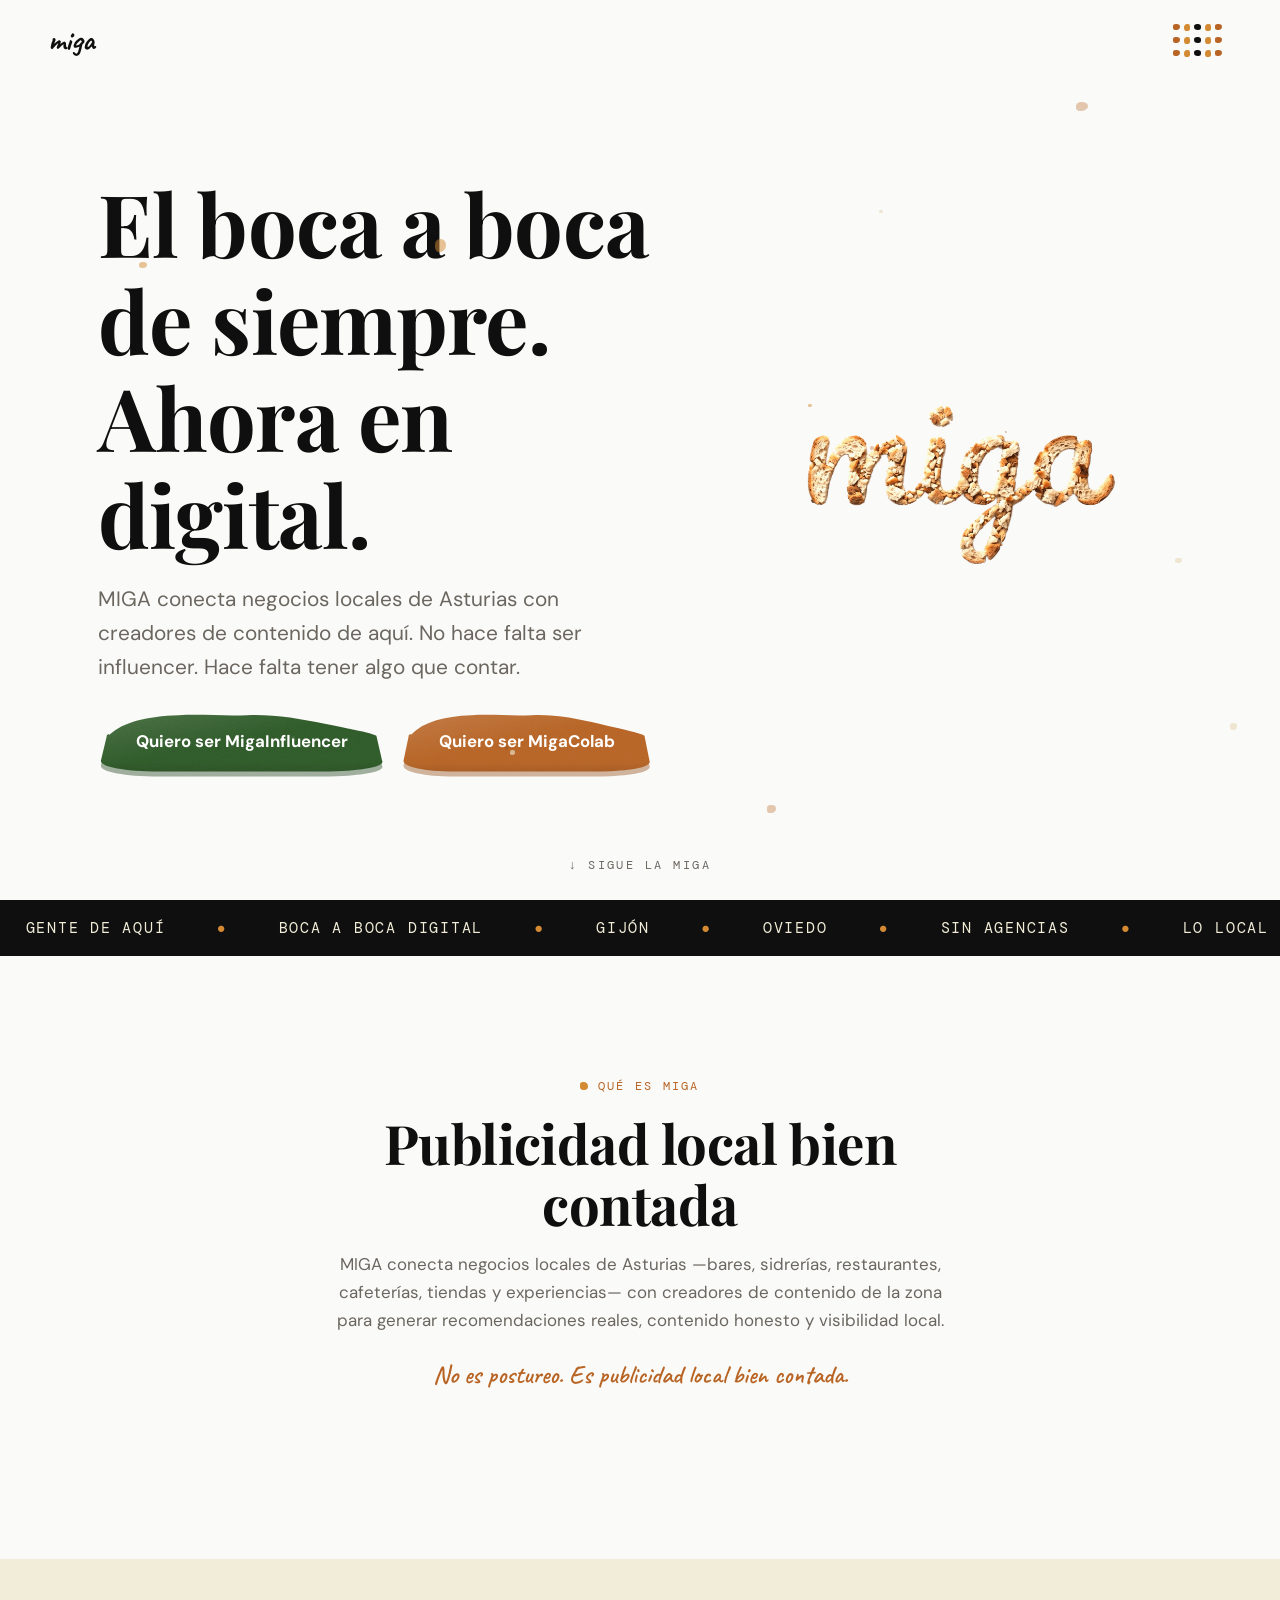
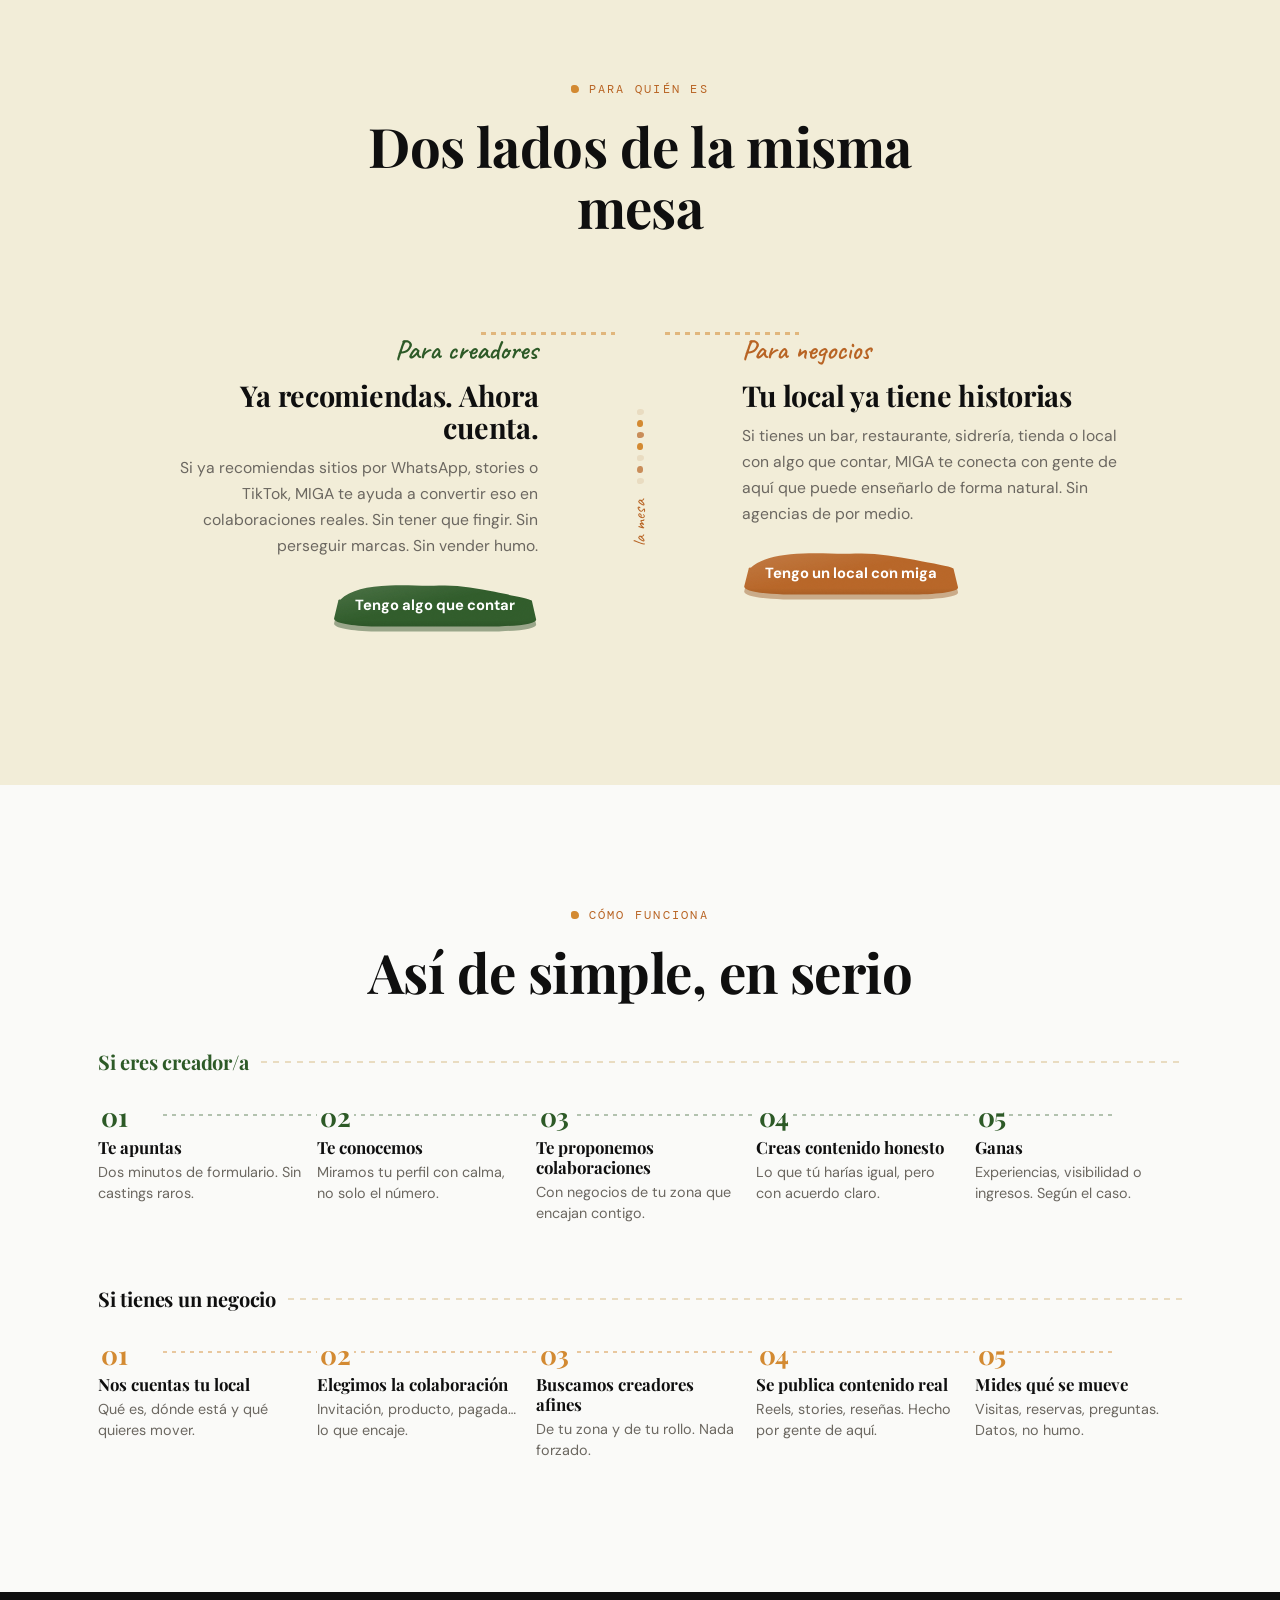
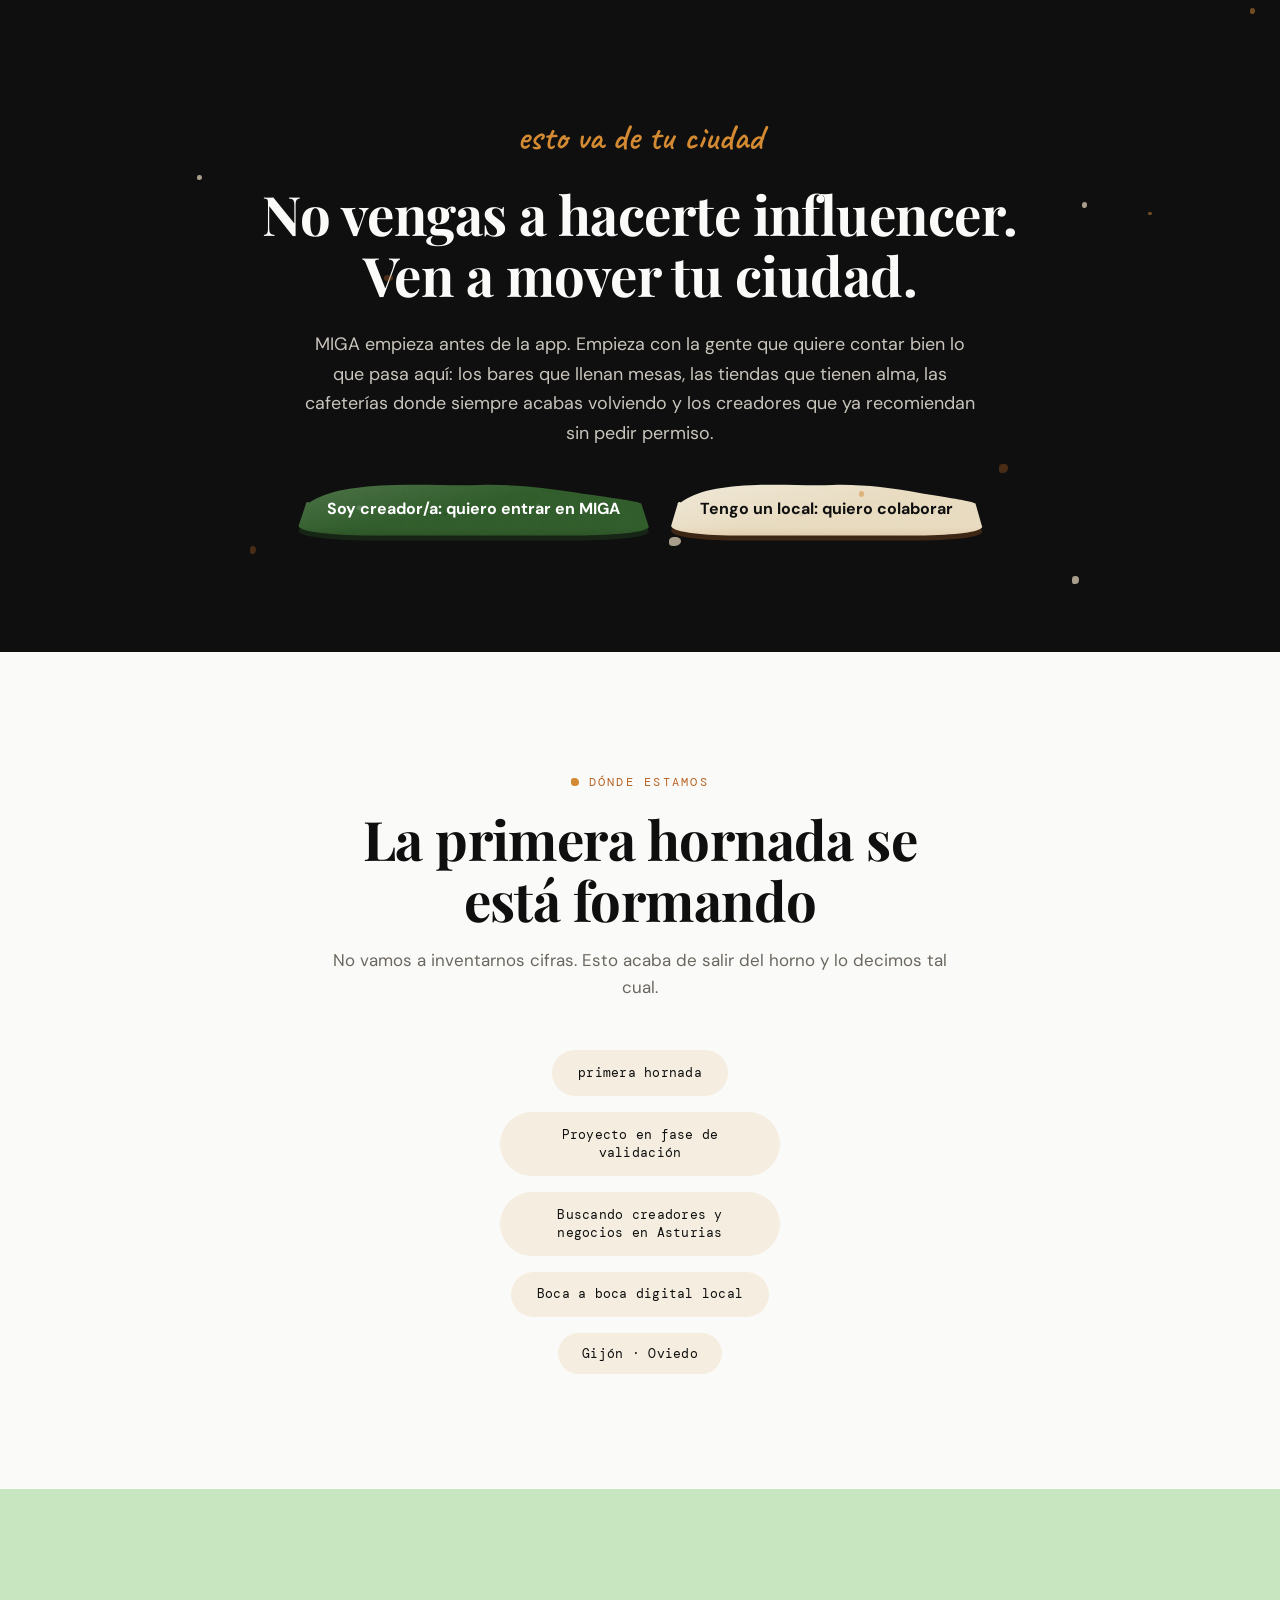
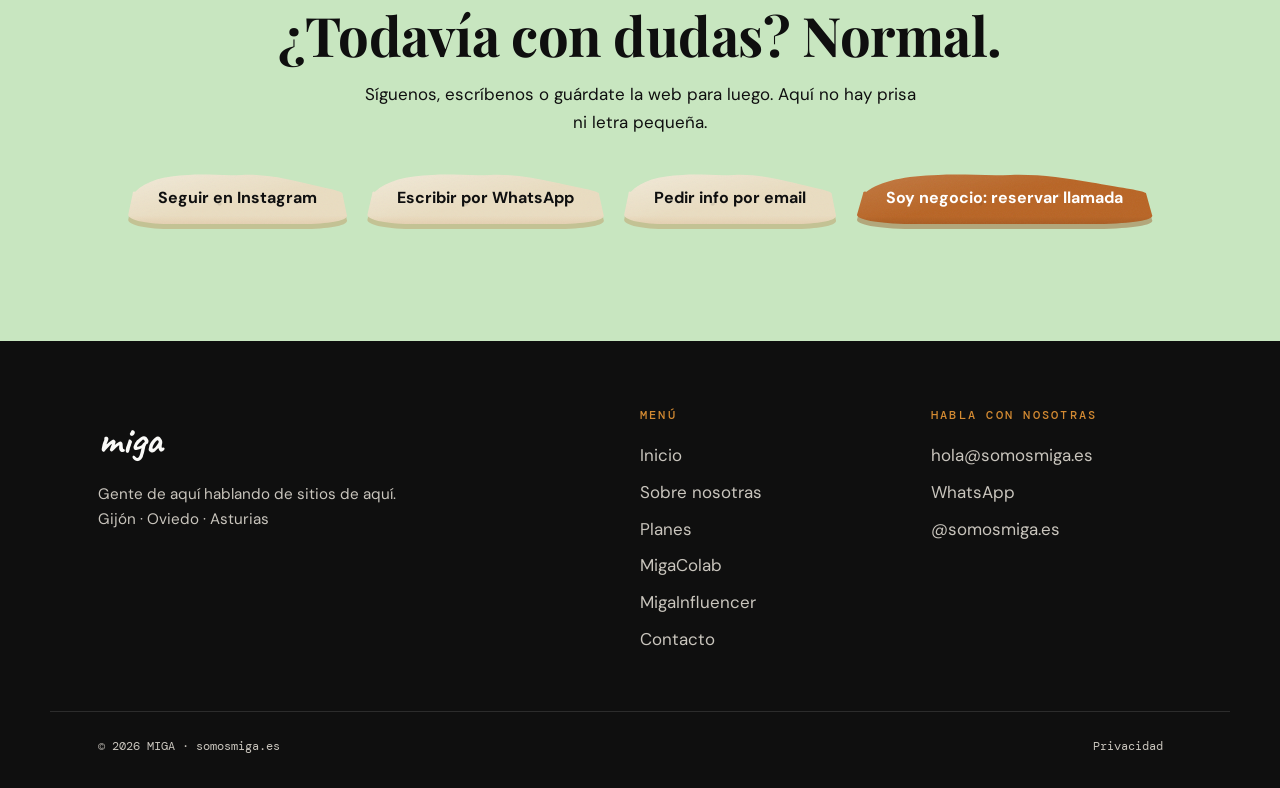
<file: index.html>
<!DOCTYPE html>
<html lang="es">
<head>
<meta charset="UTF-8">
<meta name="viewport" content="width=device-width, initial-scale=1">
<title>MIGA · El boca a boca de siempre, ahora en digital · Asturias</title>
<meta name="description" content="MIGA conecta negocios locales de Asturias con creadores de contenido de aquí. Boca a boca digital, sin agencias y sin complicaciones. Gijón y Oviedo como punto de partida.">
<link rel="canonical" href="https://somosmiga.es/">
<meta property="og:title" content="MIGA · Gente de aquí hablando de sitios de aquí">
<meta property="og:description" content="No hace falta ser influencer. Hace falta tener algo que contar. MIGA conecta negocios locales de Asturias con creadores reales.">
<meta property="og:image" content="https://somosmiga.es/assets/og-miga.jpg">
<meta property="og:url" content="https://somosmiga.es/">
<meta property="og:type" content="website">
<meta property="og:locale" content="es_ES">
<link rel="icon" type="image/png" href="assets/favicon.png">
<link rel="preconnect" href="https://fonts.googleapis.com">
<link rel="preconnect" href="https://fonts.gstatic.com" crossorigin>
<link href="https://fonts.googleapis.com/css2?family=Playfair+Display:wght@600;700;800&family=DM+Sans:wght@400;500;700&family=DM+Mono:wght@400;500&family=Caveat:wght@600;700&display=swap" rel="stylesheet">
<link rel="stylesheet" href="styles.css">
<!-- TODO: insertar GTM. Sustituir GTM-XXXXXXX por el ID real y descomentar.
<script>(function(w,d,s,l,i){w[l]=w[l]||[];w[l].push({'gtm.start':new Date().getTime(),event:'gtm.js'});var f=d.getElementsByTagName(s)[0],j=d.createElement(s),dl=l!='dataLayer'?'&l='+l:'';j.async=true;j.src='https://www.googletagmanager.com/gtm.js?id='+i+dl;f.parentNode.insertBefore(j,f);})(window,document,'script','dataLayer','GTM-XXXXXXX');</script>
-->
</head>
<body data-pagina="home">
<a class="skip-link" href="#contenido">Saltar al contenido</a>

<header class="cabecera">
  <a class="logo-header" href="index.html" aria-label="MIGA, inicio">
    <span class="logo-texto">miga</span>
  </a>
  <button class="btn-migas" aria-expanded="false" aria-label="Abrir menú" aria-controls="menu">
    <span class="linea-migas"><span class="miga-dot"></span><span class="miga-dot"></span><span class="miga-dot"></span><span class="miga-dot"></span><span class="miga-dot"></span></span>
    <span class="linea-migas"><span class="miga-dot"></span><span class="miga-dot"></span><span class="miga-dot"></span><span class="miga-dot"></span><span class="miga-dot"></span></span>
    <span class="linea-migas"><span class="miga-dot"></span><span class="miga-dot"></span><span class="miga-dot"></span><span class="miga-dot"></span><span class="miga-dot"></span></span>
  </button>
</header>

<nav class="menu-overlay" id="menu" aria-label="Menú principal">
  <ul class="menu-lista">
    <li><a href="index.html"><span class="num">01</span>Inicio</a></li>
    <li><a href="sobre-nosotras.html"><span class="num">02</span>Sobre nosotras</a></li>
    <li><a href="planes.html"><span class="num">03</span>Planes</a></li>
    <li><a href="migacolab.html"><span class="num">04</span>MigaColab</a></li>
    <li><a href="migainfluencer.html"><span class="num">05</span>MigaInfluencer</a></li>
    <li><a href="contacto.html"><span class="num">06</span>Contacto</a></li>
  </ul>
  <div class="menu-pie">
    <a href="https://instagram.com/somosmiga.es" target="_blank" rel="noopener" data-evento="click_instagram">@somosmiga.es</a>
    <a href="https://wa.me/34649498594" target="_blank" rel="noopener" data-evento="click_whatsapp">WhatsApp</a>
    <a href="mailto:hola@somosmiga.es" data-evento="click_email">hola@somosmiga.es</a>
  </div>
</nav>

<main id="contenido">

  <!-- HERO -->
  <section class="hero hero-home" data-migas-flotantes="10">
    <div class="wrap hero-grid">
      <div class="hero-textos">
        <h1>El boca a boca de siempre.<br>Ahora en digital.</h1>
        <p class="sub">MIGA conecta negocios locales de Asturias con creadores de contenido de aquí. No hace falta ser influencer. Hace falta tener algo que contar.</p>
        <div class="grupo-cta">
          <a class="miga-slice-btn miga-slice-btn--primary miga-slice-btn--creador miga-slice-btn--large" href="migainfluencer.html" data-evento="click_cta_migainfluencer">Quiero ser MigaInfluencer</a>
          <a class="miga-slice-btn miga-slice-btn--primary miga-slice-btn--large" href="migacolab.html" data-evento="click_cta_migacolab">Quiero ser MigaColab</a>
        </div>
      </div>
      <div class="hero-visual">
        <div class="hero-crumb-stage" aria-hidden="true"></div>
        <img class="hero-logo" src="assets/logo-miga.png" alt="Logo de MIGA: la palabra miga escrita a mano con trozos y migas de pan" width="1800" height="1005" fetchpriority="high">
        <button type="button" class="hero-anim-skip" hidden aria-label="Saltar animación del logo">Saltar</button>
      </div>
    </div>
    <a class="hero-scroll" href="#que-es">↓ sigue la miga</a>
  </section>

  <!-- CINTA -->
  <div class="cinta" aria-hidden="true">
    <div class="cinta-pista">
      <span>Gente de aquí</span><span class="sep">●</span><span>Boca a boca digital</span><span class="sep">●</span><span>Gijón</span><span class="sep">●</span><span>Oviedo</span><span class="sep">●</span><span>Sin agencias</span><span class="sep">●</span><span>Lo local tiene valor</span><span class="sep">●</span><span>Haz buenas migas</span><span class="sep">●</span>
      <span>Gente de aquí</span><span class="sep">●</span><span>Boca a boca digital</span><span class="sep">●</span><span>Gijón</span><span class="sep">●</span><span>Oviedo</span><span class="sep">●</span><span>Sin agencias</span><span class="sep">●</span><span>Lo local tiene valor</span><span class="sep">●</span><span>Haz buenas migas</span><span class="sep">●</span>
    </div>
  </div>

  <!-- QUÉ ES MIGA -->
  <section id="que-es">
    <div class="wrap">
      <div class="intro-seccion revela">
        <span class="etiqueta">Qué es MIGA</span>
        <h2>Publicidad local bien contada</h2>
        <p>MIGA conecta negocios locales de Asturias —bares, sidrerías, restaurantes, cafeterías, tiendas y experiencias— con creadores de contenido de la zona para generar recomendaciones reales, contenido honesto y visibilidad local.</p>
        <p class="mano" style="font-size:1.6rem;color:var(--corteza);margin-top:1.2rem">No es postureo. Es publicidad local bien contada.</p>
      </div>
    </div>
  </section>

  <!-- PARA QUIÉN -->
  <section class="seccion-arena" id="para-quien">
    <div class="wrap">
      <div class="intro-seccion revela">
        <span class="etiqueta">Para quién es</span>
        <h2>Dos lados de la misma mesa</h2>
      </div>
      <div class="miga-mesa-duo">
        <article class="miga-mesa-duo__lado miga-mesa-duo__lado--izq miga-mesa-duo__lado--creador revela">
          <span class="mano">Para creadores</span>
          <h3>Ya recomiendas. Ahora cuenta.</h3>
          <p>Si ya recomiendas sitios por WhatsApp, stories o TikTok, MIGA te ayuda a convertir eso en colaboraciones reales. Sin tener que fingir. Sin perseguir marcas. Sin vender humo.</p>
          <div class="grupo-cta">
            <a class="miga-slice-btn miga-slice-btn--creador miga-slice-btn--compact" href="migainfluencer.html" data-evento="click_cta_migainfluencer">Tengo algo que contar</a>
          </div>
        </article>
        <div class="miga-mesa-duo__ruta" aria-hidden="true">
          <div class="miga-mesa-duo__ruta-migas">
            <span></span><span></span><span></span><span></span><span></span><span></span><span></span>
          </div>
          <span class="miga-mesa-duo__centro">la mesa</span>
        </div>
        <article class="miga-mesa-duo__lado miga-mesa-duo__lado--der miga-mesa-duo__lado--negocio revela revela-2">
          <span class="mano">Para negocios</span>
          <h3>Tu local ya tiene historias</h3>
          <p>Si tienes un bar, restaurante, sidrería, tienda o local con algo que contar, MIGA te conecta con gente de aquí que puede enseñarlo de forma natural. Sin agencias de por medio.</p>
          <div class="grupo-cta">
            <a class="miga-slice-btn miga-slice-btn--primary miga-slice-btn--compact" href="migacolab.html" data-evento="click_cta_migacolab">Tengo un local con miga</a>
          </div>
        </article>
      </div>
    </div>
  </section>

  <!-- CÓMO FUNCIONA -->
  <section id="como-funciona">
    <div class="wrap">
      <div class="intro-seccion revela">
        <span class="etiqueta">Cómo funciona</span>
        <h2>Así de simple, en serio</h2>
      </div>

      <div class="miga-recorrido miga-recorrido--verde revela">
        <h3 class="miga-recorrido__titulo">Si eres creador/a</h3>
        <ol class="miga-recorrido__lista">
          <li class="miga-recorrido__hito"><span class="miga-recorrido__hito-num" aria-hidden="true"></span><strong>Te apuntas</strong><p>Dos minutos de formulario. Sin castings raros.</p></li>
          <li class="miga-recorrido__hito"><span class="miga-recorrido__hito-num" aria-hidden="true"></span><strong>Te conocemos</strong><p>Miramos tu perfil con calma, no solo el número.</p></li>
          <li class="miga-recorrido__hito"><span class="miga-recorrido__hito-num" aria-hidden="true"></span><strong>Te proponemos colaboraciones</strong><p>Con negocios de tu zona que encajan contigo.</p></li>
          <li class="miga-recorrido__hito"><span class="miga-recorrido__hito-num" aria-hidden="true"></span><strong>Creas contenido honesto</strong><p>Lo que tú harías igual, pero con acuerdo claro.</p></li>
          <li class="miga-recorrido__hito"><span class="miga-recorrido__hito-num" aria-hidden="true"></span><strong>Ganas</strong><p>Experiencias, visibilidad o ingresos. Según el caso.</p></li>
        </ol>
      </div>

      <div class="miga-recorrido revela">
        <h3 class="miga-recorrido__titulo">Si tienes un negocio</h3>
        <ol class="miga-recorrido__lista">
          <li class="miga-recorrido__hito"><span class="miga-recorrido__hito-num" aria-hidden="true"></span><strong>Nos cuentas tu local</strong><p>Qué es, dónde está y qué quieres mover.</p></li>
          <li class="miga-recorrido__hito"><span class="miga-recorrido__hito-num" aria-hidden="true"></span><strong>Elegimos la colaboración</strong><p>Invitación, producto, pagada… lo que encaje.</p></li>
          <li class="miga-recorrido__hito"><span class="miga-recorrido__hito-num" aria-hidden="true"></span><strong>Buscamos creadores afines</strong><p>De tu zona y de tu rollo. Nada forzado.</p></li>
          <li class="miga-recorrido__hito"><span class="miga-recorrido__hito-num" aria-hidden="true"></span><strong>Se publica contenido real</strong><p>Reels, stories, reseñas. Hecho por gente de aquí.</p></li>
          <li class="miga-recorrido__hito"><span class="miga-recorrido__hito-num" aria-hidden="true"></span><strong>Mides qué se mueve</strong><p>Visitas, reservas, preguntas. Datos, no humo.</p></li>
        </ol>
      </div>
    </div>
  </section>

  <!-- MANIFIESTO / INVITACIÓN -->
  <section class="seccion-oscura manifiesto" data-migas-flotantes="10">
    <div class="wrap centrado">
      <span class="mano revela">esto va de tu ciudad</span>
      <h2 class="revela">No vengas a hacerte influencer.<br>Ven a mover tu ciudad.</h2>
      <p class="revela revela-2">MIGA empieza antes de la app. Empieza con la gente que quiere contar bien lo que pasa aquí: los bares que llenan mesas, las tiendas que tienen alma, las cafeterías donde siempre acabas volviendo y los creadores que ya recomiendan sin pedir permiso.</p>
      <div class="grupo-cta centrado revela revela-3">
        <a class="miga-slice-btn miga-slice-btn--creador" href="migainfluencer.html" data-evento="click_cta_migainfluencer">Soy creador/a: quiero entrar en MIGA</a>
        <a class="miga-slice-btn miga-slice-btn--secondary" href="migacolab.html" data-evento="click_cta_migacolab">Tengo un local: quiero colaborar</a>
      </div>
    </div>
  </section>

  <!-- PRUEBA SOCIAL HONESTA -->
  <section>
    <div class="wrap centrado">
      <div class="intro-seccion revela">
        <span class="etiqueta">Dónde estamos</span>
        <h2>La primera hornada se está formando</h2>
        <p>No vamos a inventarnos cifras. Esto acaba de salir del horno y lo decimos tal cual.</p>
      </div>
      <div class="miga-sellos revela">
        <span class="miga-sello">primera hornada</span>
        <span class="miga-sello">Proyecto en fase de validación</span>
        <span class="miga-sello">Buscando creadores y negocios en Asturias</span>
        <span class="miga-sello">Boca a boca digital local</span>
        <span class="miga-sello miga-sello--peque">Gijón · Oviedo</span>
      </div>
    </div>
  </section>

  <!-- MICROCONVERSIONES -->
  <section class="seccion-menta">
    <div class="wrap centrado">
      <h2 class="revela">¿Todavía con dudas? Normal.</h2>
      <p class="revela" style="max-width:560px;margin:1rem auto 0">Síguenos, escríbenos o guárdate la web para luego. Aquí no hay prisa ni letra pequeña.</p>
      <div class="grupo-cta centrado revela revela-2">
        <a class="miga-slice-btn miga-slice-btn--secondary" href="https://instagram.com/somosmiga.es" target="_blank" rel="noopener" data-evento="click_instagram">Seguir en Instagram</a>
        <a class="miga-slice-btn miga-slice-btn--secondary" href="https://wa.me/34649498594" target="_blank" rel="noopener" data-evento="click_whatsapp">Escribir por WhatsApp</a>
        <a class="miga-slice-btn miga-slice-btn--secondary" href="mailto:hola@somosmiga.es" data-evento="click_email">Pedir info por email</a>
        <a class="miga-slice-btn miga-slice-btn--primary" href="migacolab.html#cita" data-evento="click_book_meeting">Soy negocio: reservar llamada</a>
      </div>
    </div>
  </section>

</main>

<footer class="pie">
  <div class="pie-rejilla">
    <div>
      <span class="logo-pie">miga</span>
      <p class="lema">Gente de aquí hablando de sitios de aquí.<br>Gijón · Oviedo · Asturias</p>
    </div>
    <div>
      <h4>Menú</h4>
      <ul>
        <li><a href="index.html">Inicio</a></li>
        <li><a href="sobre-nosotras.html">Sobre nosotras</a></li>
        <li><a href="planes.html">Planes</a></li>
        <li><a href="migacolab.html">MigaColab</a></li>
        <li><a href="migainfluencer.html">MigaInfluencer</a></li>
        <li><a href="contacto.html">Contacto</a></li>
      </ul>
    </div>
    <div>
      <h4>Habla con nosotras</h4>
      <ul>
        <li><a href="mailto:hola@somosmiga.es" data-evento="click_email">hola@somosmiga.es</a></li>
        <li><a href="https://wa.me/34649498594" target="_blank" rel="noopener" data-evento="click_whatsapp">WhatsApp</a></li>
        <li><a href="https://instagram.com/somosmiga.es" target="_blank" rel="noopener" data-evento="click_instagram">@somosmiga.es</a></li>
      </ul>
    </div>
  </div>
  <div class="pie-legal">
    <span>© 2026 MIGA · somosmiga.es</span>
    <span><a href="privacidad.html">Privacidad</a></span>
  </div>
</footer>

<script src="script.js"></script>
</body>
</html>
</file>
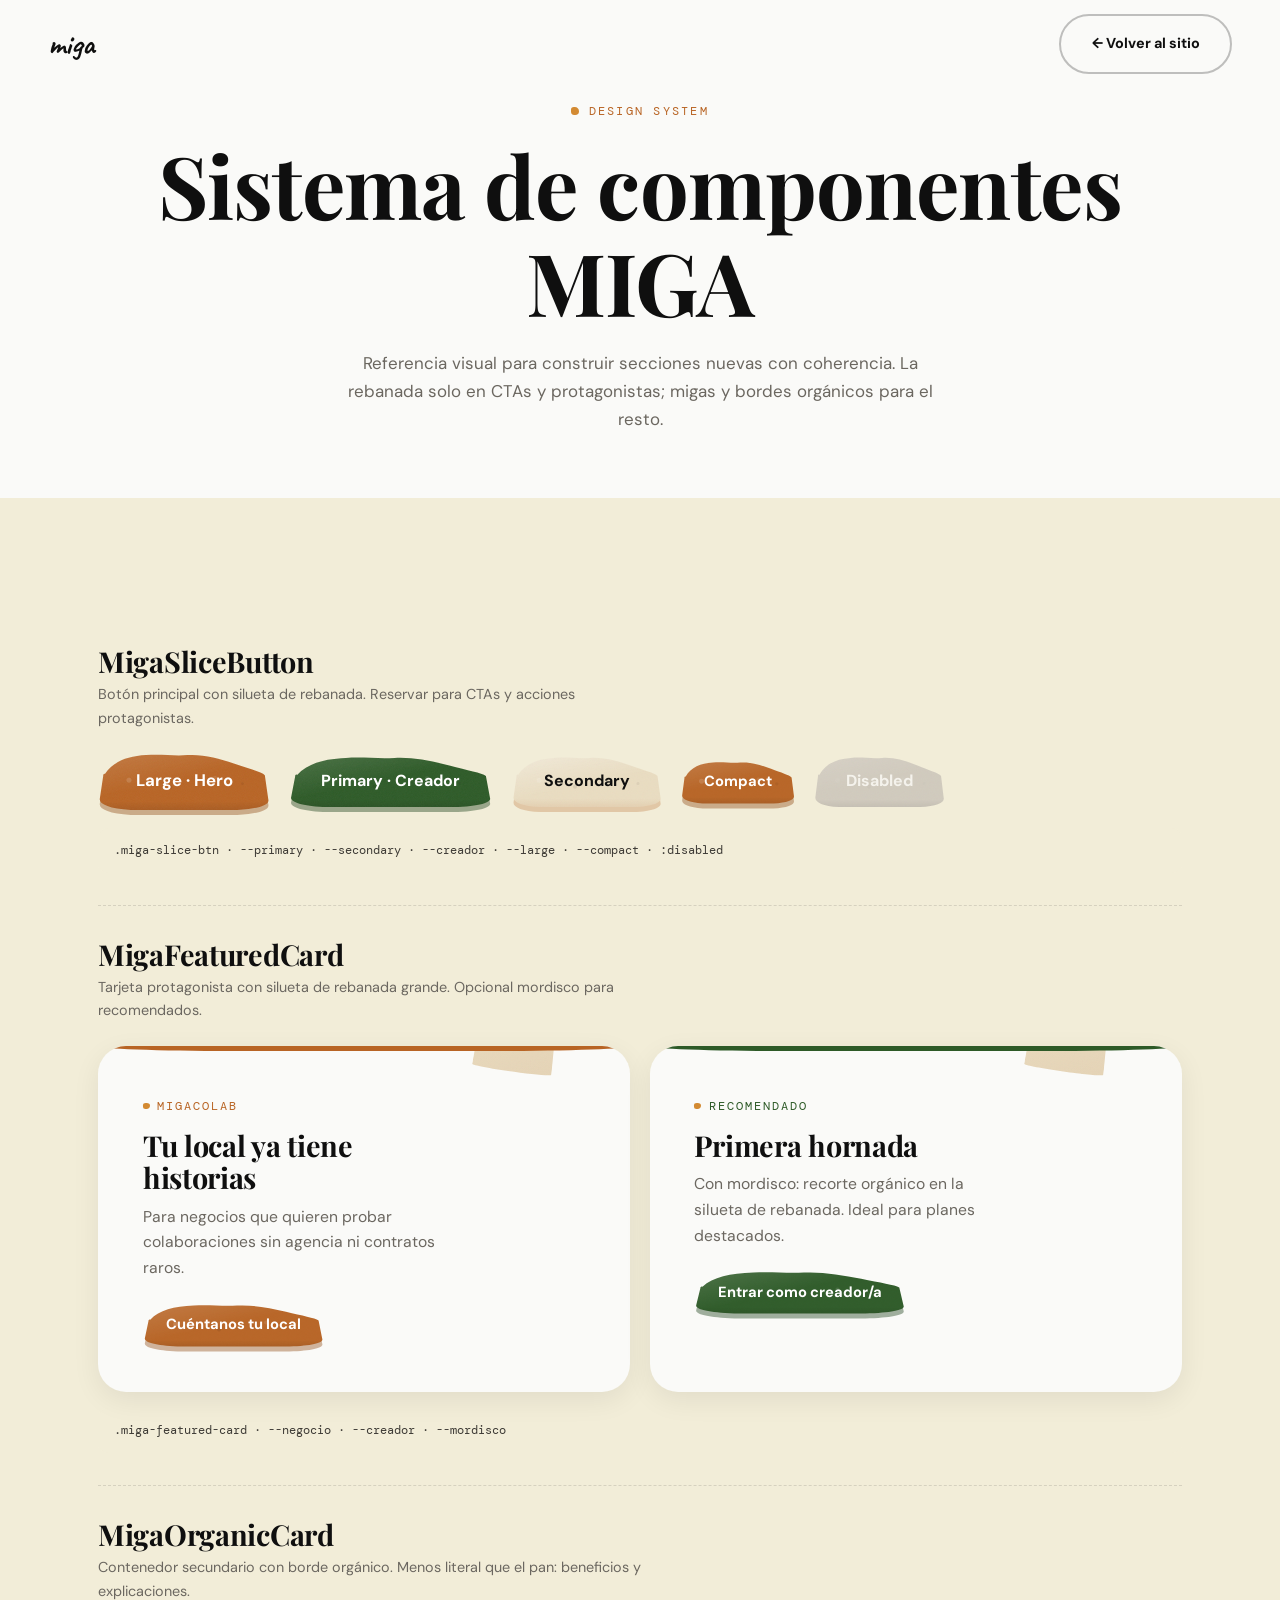
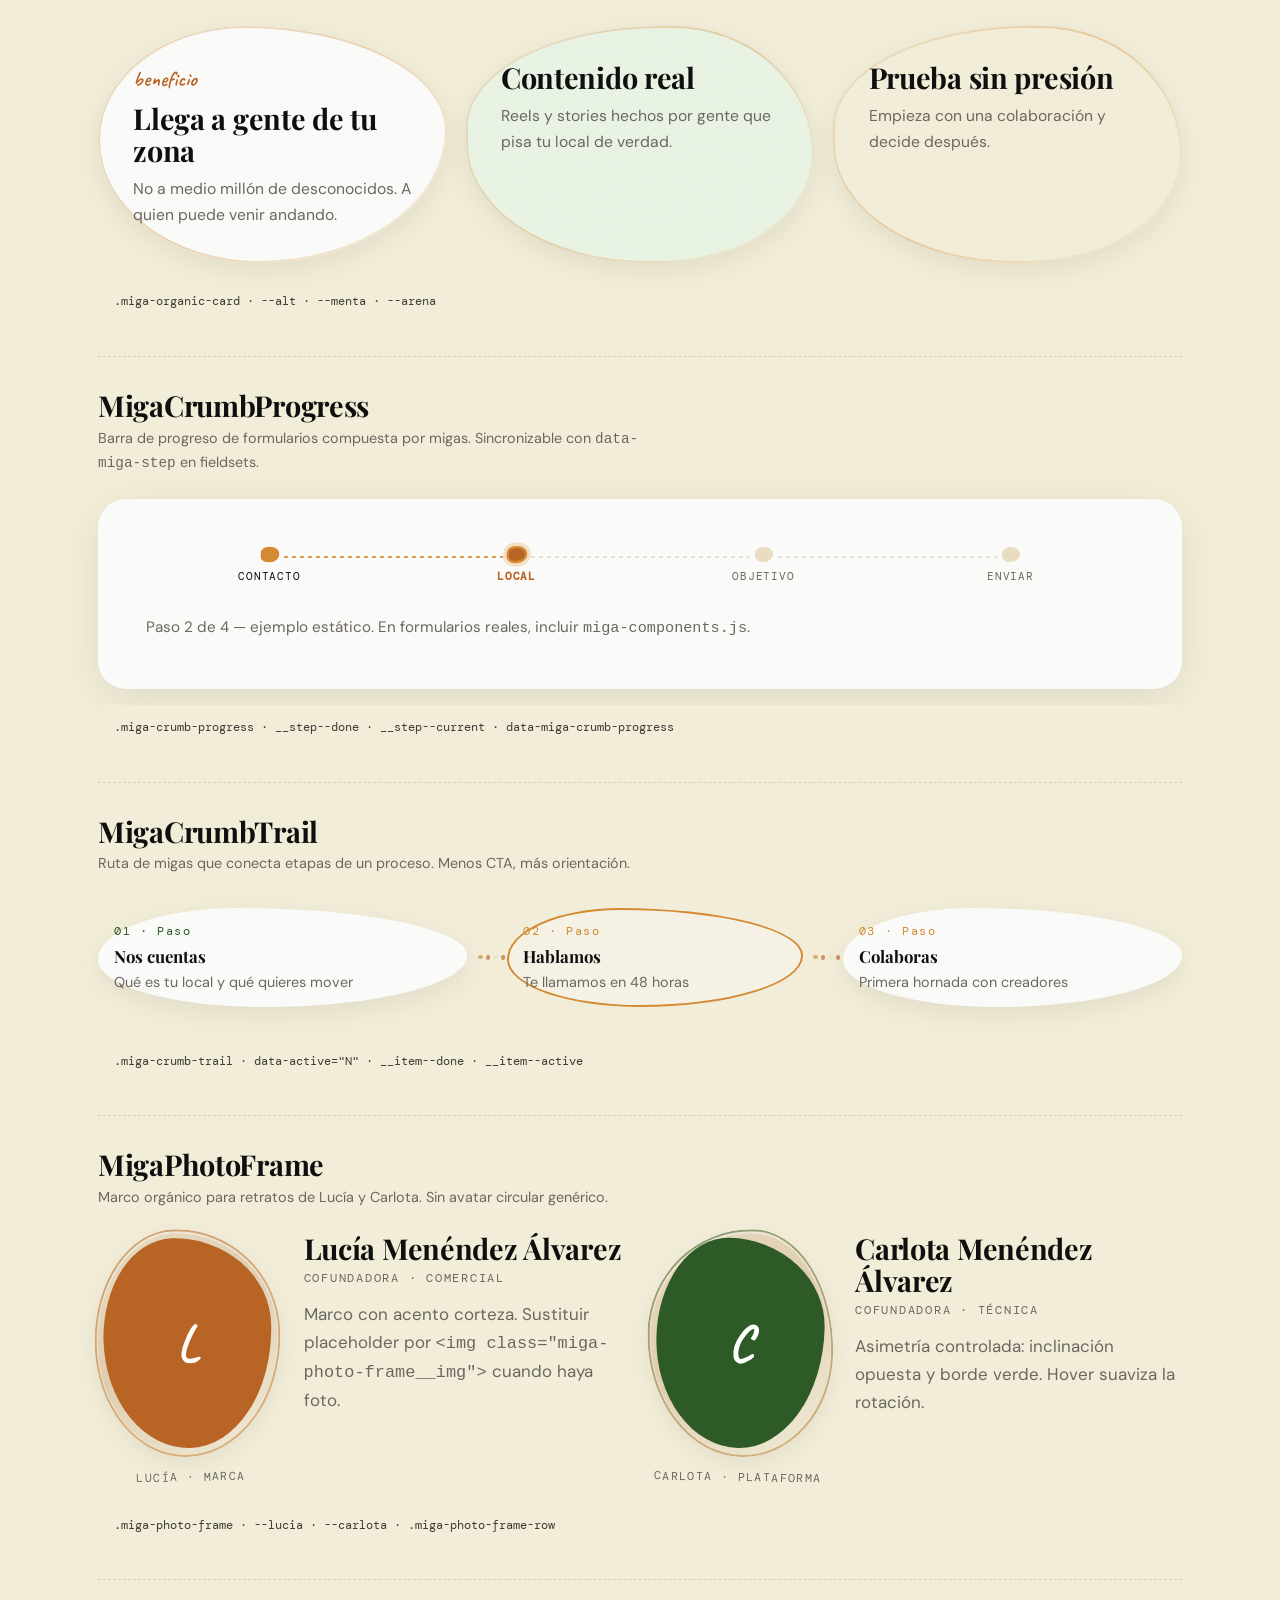
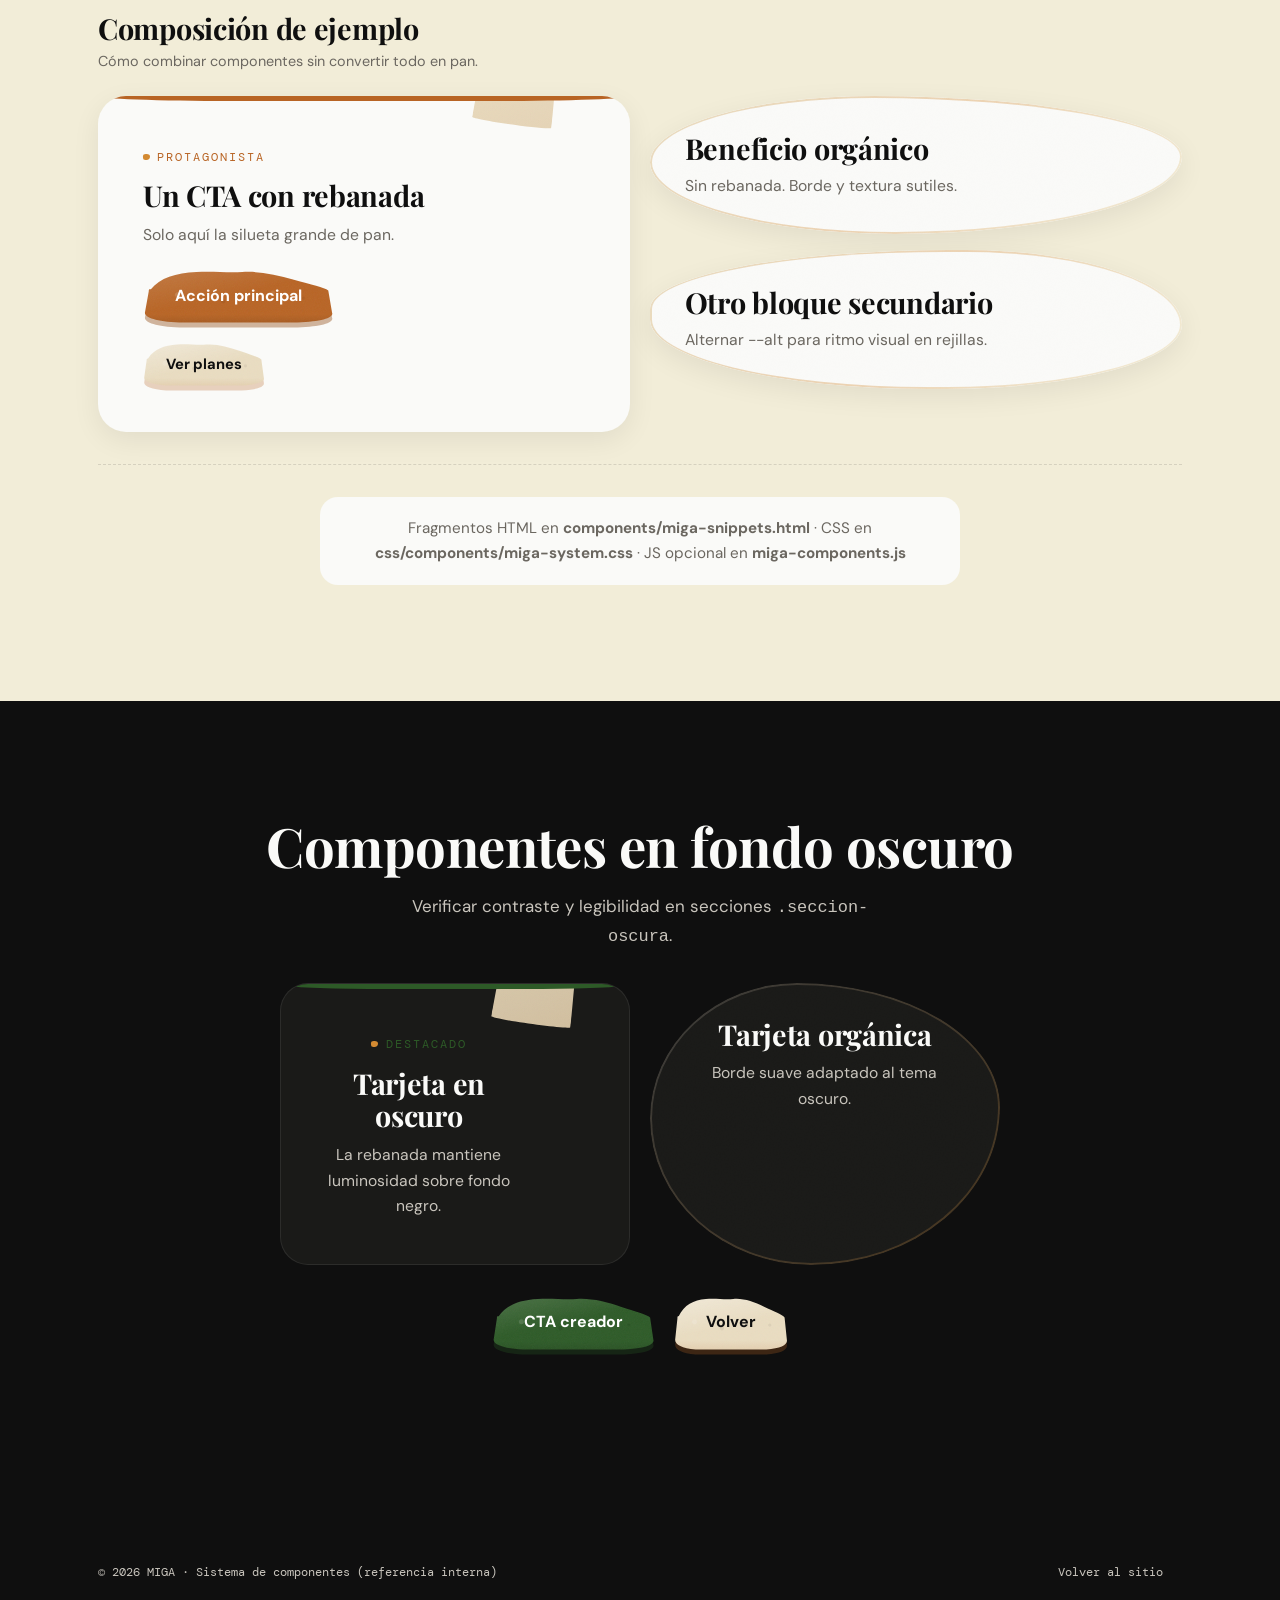
<file: componentes-miga.html>
<!DOCTYPE html>
<html lang="es">
<head>
<meta charset="UTF-8">
<meta name="viewport" content="width=device-width, initial-scale=1">
<title>Sistema de componentes MIGA · Referencia visual</title>
<meta name="description" content="Catálogo interno de componentes reutilizables MIGA: botones rebanada, tarjetas orgánicas, migas de progreso y marcos de foto.">
<meta name="robots" content="noindex, nofollow">
<link rel="icon" type="image/png" href="assets/favicon.png">
<link rel="preconnect" href="https://fonts.googleapis.com">
<link rel="preconnect" href="https://fonts.gstatic.com" crossorigin>
<link href="https://fonts.googleapis.com/css2?family=Playfair+Display:wght@600;700;800&family=DM+Sans:wght@400;500;700&family=DM+Mono:wght@400;500&family=Caveat:wght@600;700&display=swap" rel="stylesheet">
<link rel="stylesheet" href="styles.css">
</head>
<body data-pagina="componentes">

<a class="skip-link" href="#contenido">Saltar al contenido</a>

<header class="cabecera con-fondo">
  <a class="logo-header" href="index.html" aria-label="MIGA, inicio">
    <span class="logo-texto">miga</span>
  </a>
  <a class="btn btn-fantasma" href="index.html" style="font-size:.9rem">← Volver al sitio</a>
</header>

<main id="contenido">

  <section class="hero" style="min-height:48svh;padding-top:6rem">
    <div class="wrap centrado">
      <span class="etiqueta">Design system</span>
      <h1>Sistema de componentes MIGA</h1>
      <p class="sub" style="max-width:620px;margin:1.2rem auto 0;color:var(--gris)">
        Referencia visual para construir secciones nuevas con coherencia.
        La rebanada solo en CTAs y protagonistas; migas y bordes orgánicos para el resto.
      </p>
    </div>
  </section>

  <section class="seccion-arena">
    <div class="wrap">

      <!-- MigaSliceButton -->
      <div class="miga-showcase-block">
        <h2>MigaSliceButton</h2>
        <p class="miga-showcase-desc">Botón principal con silueta de rebanada. Reservar para CTAs y acciones protagonistas.</p>
        <div class="miga-showcase-row">
          <a class="miga-slice-btn miga-slice-btn--primary miga-slice-btn--large" href="#">Large · Hero</a>
          <a class="miga-slice-btn miga-slice-btn--primary miga-slice-btn--creador" href="#">Primary · Creador</a>
          <button type="button" class="miga-slice-btn miga-slice-btn--secondary">Secondary</button>
          <a class="miga-slice-btn miga-slice-btn--primary miga-slice-btn--compact" href="#">Compact</a>
          <button type="button" class="miga-slice-btn miga-slice-btn--primary" disabled>Disabled</button>
        </div>
        <p class="miga-code-hint">.miga-slice-btn · --primary · --secondary · --creador · --large · --compact · :disabled</p>
      </div>

      <!-- MigaFeaturedCard -->
      <div class="miga-showcase-block">
        <h2>MigaFeaturedCard</h2>
        <p class="miga-showcase-desc">Tarjeta protagonista con silueta de rebanada grande. Opcional mordisco para recomendados.</p>
        <div class="miga-rejilla miga-rejilla--2">
          <article class="miga-featured-card miga-featured-card--negocio">
            <div class="miga-featured-card__inner">
              <span class="miga-featured-card__tag">MigaColab</span>
              <h3>Tu local ya tiene historias</h3>
              <p>Para negocios que quieren probar colaboraciones sin agencia ni contratos raros.</p>
              <div class="miga-featured-card__cta">
                <a class="miga-slice-btn miga-slice-btn--primary miga-slice-btn--compact" href="migacolab.html">Cuéntanos tu local</a>
              </div>
            </div>
          </article>
          <article class="miga-featured-card miga-featured-card--creador miga-featured-card--mordisco">
            <div class="miga-featured-card__inner">
              <span class="miga-featured-card__tag">Recomendado</span>
              <h3>Primera hornada</h3>
              <p>Con mordisco: recorte orgánico en la silueta de rebanada. Ideal para planes destacados.</p>
              <div class="miga-featured-card__cta">
                <a class="miga-slice-btn miga-slice-btn--primary miga-slice-btn--creador miga-slice-btn--compact" href="migainfluencer.html">Entrar como creador/a</a>
              </div>
            </div>
          </article>
        </div>
        <p class="miga-code-hint">.miga-featured-card · --negocio · --creador · --mordisco</p>
      </div>

      <!-- MigaOrganicCard -->
      <div class="miga-showcase-block">
        <h2>MigaOrganicCard</h2>
        <p class="miga-showcase-desc">Contenedor secundario con borde orgánico. Menos literal que el pan: beneficios y explicaciones.</p>
        <div class="miga-rejilla miga-rejilla--3">
          <article class="miga-organic-card">
            <span class="mano">beneficio</span>
            <h3>Llega a gente de tu zona</h3>
            <p>No a medio millón de desconocidos. A quien puede venir andando.</p>
          </article>
          <article class="miga-organic-card miga-organic-card--alt miga-organic-card--menta">
            <h3>Contenido real</h3>
            <p>Reels y stories hechos por gente que pisa tu local de verdad.</p>
          </article>
          <article class="miga-organic-card miga-organic-card--alt miga-organic-card--arena">
            <h3>Prueba sin presión</h3>
            <p>Empieza con una colaboración y decide después.</p>
          </article>
        </div>
        <p class="miga-code-hint">.miga-organic-card · --alt · --menta · --arena</p>
      </div>

      <!-- MigaCrumbProgress -->
      <div class="miga-showcase-block">
        <h2>MigaCrumbProgress</h2>
        <p class="miga-showcase-desc">Barra de progreso de formularios compuesta por migas. Sincronizable con <code>data-miga-step</code> en fieldsets.</p>
        <div class="form-tarjeta" style="max-width:100%">
          <div
            class="miga-crumb-progress"
            data-miga-crumb-progress
            role="progressbar"
            aria-valuemin="1"
            aria-valuemax="4"
            aria-valuenow="2"
            aria-label="Progreso del formulario"
          >
            <ol class="miga-crumb-progress__track">
              <li class="miga-crumb-progress__step miga-crumb-progress__step--done" data-step="0">
                <span class="miga-crumb-progress__crumb" aria-hidden="true"></span>
                <span class="miga-crumb-progress__label">Contacto</span>
              </li>
              <li class="miga-crumb-progress__step miga-crumb-progress__step--current" data-step="1">
                <span class="miga-crumb-progress__crumb" aria-hidden="true"></span>
                <span class="miga-crumb-progress__label">Local</span>
              </li>
              <li class="miga-crumb-progress__step" data-step="2">
                <span class="miga-crumb-progress__crumb" aria-hidden="true"></span>
                <span class="miga-crumb-progress__label">Objetivo</span>
              </li>
              <li class="miga-crumb-progress__step" data-step="3">
                <span class="miga-crumb-progress__crumb" aria-hidden="true"></span>
                <span class="miga-crumb-progress__label">Enviar</span>
              </li>
            </ol>
          </div>
          <p style="color:var(--gris);font-size:.95rem">Paso 2 de 4 — ejemplo estático. En formularios reales, incluir <code>miga-components.js</code>.</p>
        </div>
        <p class="miga-code-hint">.miga-crumb-progress · __step--done · __step--current · data-miga-crumb-progress</p>
      </div>

      <!-- MigaCrumbTrail -->
      <div class="miga-showcase-block">
        <h2>MigaCrumbTrail</h2>
        <p class="miga-showcase-desc">Ruta de migas que conecta etapas de un proceso. Menos CTA, más orientación.</p>
        <nav class="miga-crumb-trail" aria-label="Cómo funciona MigaColab" data-active="1">
          <ol class="miga-crumb-trail__list">
            <li class="miga-crumb-trail__item miga-crumb-trail__item--done">
              <div class="miga-crumb-trail__node">
                <span class="miga-crumb-trail__num">Paso</span>
                <span class="miga-crumb-trail__title">Nos cuentas</span>
                <span class="miga-crumb-trail__desc">Qué es tu local y qué quieres mover</span>
              </div>
              <span class="miga-crumb-trail__connector" aria-hidden="true"><span></span><span></span><span></span><span></span></span>
            </li>
            <li class="miga-crumb-trail__item miga-crumb-trail__item--active">
              <div class="miga-crumb-trail__node">
                <span class="miga-crumb-trail__num">Paso</span>
                <span class="miga-crumb-trail__title">Hablamos</span>
                <span class="miga-crumb-trail__desc">Te llamamos en 48 horas</span>
              </div>
              <span class="miga-crumb-trail__connector" aria-hidden="true"><span></span><span></span><span></span><span></span></span>
            </li>
            <li class="miga-crumb-trail__item">
              <div class="miga-crumb-trail__node">
                <span class="miga-crumb-trail__num">Paso</span>
                <span class="miga-crumb-trail__title">Colaboras</span>
                <span class="miga-crumb-trail__desc">Primera hornada con creadores</span>
              </div>
            </li>
          </ol>
        </nav>
        <p class="miga-code-hint">.miga-crumb-trail · data-active="N" · __item--done · __item--active</p>
      </div>

      <!-- MigaPhotoFrame -->
      <div class="miga-showcase-block">
        <h2>MigaPhotoFrame</h2>
        <p class="miga-showcase-desc">Marco orgánico para retratos de Lucía y Carlota. Sin avatar circular genérico.</p>
        <div class="miga-rejilla miga-rejilla--2">
          <div class="miga-photo-frame-row">
            <figure class="miga-photo-frame miga-photo-frame--lucia">
              <div class="miga-photo-frame__border">
                <span class="miga-photo-frame__placeholder" aria-hidden="true">L</span>
              </div>
              <figcaption class="miga-photo-frame__caption">Lucía · Marca</figcaption>
            </figure>
            <div>
              <h3>Lucía Menéndez Álvarez</h3>
              <p class="rol" style="font-family:var(--f-mono);font-size:var(--fs-label);text-transform:uppercase;letter-spacing:.14em;color:var(--gris);margin:.2rem 0 .8rem">Cofundadora · Comercial</p>
              <p style="color:var(--gris)">Marco con acento corteza. Sustituir placeholder por <code>&lt;img class="miga-photo-frame__img"&gt;</code> cuando haya foto.</p>
            </div>
          </div>
          <div class="miga-photo-frame-row">
            <figure class="miga-photo-frame miga-photo-frame--carlota">
              <div class="miga-photo-frame__border">
                <span class="miga-photo-frame__placeholder" aria-hidden="true">C</span>
              </div>
              <figcaption class="miga-photo-frame__caption">Carlota · Plataforma</figcaption>
            </figure>
            <div>
              <h3>Carlota Menéndez Álvarez</h3>
              <p class="rol" style="font-family:var(--f-mono);font-size:var(--fs-label);text-transform:uppercase;letter-spacing:.14em;color:var(--gris);margin:.2rem 0 .8rem">Cofundadora · Técnica</p>
              <p style="color:var(--gris)">Asimetría controlada: inclinación opuesta y borde verde. Hover suaviza la rotación.</p>
            </div>
          </div>
        </div>
        <p class="miga-code-hint">.miga-photo-frame · --lucia · --carlota · .miga-photo-frame-row</p>
      </div>

      <!-- Composición ejemplo -->
      <div class="miga-showcase-block">
        <h2>Composición de ejemplo</h2>
        <p class="miga-showcase-desc">Cómo combinar componentes sin convertir todo en pan.</p>
        <div class="miga-rejilla miga-rejilla--2" style="align-items:start">
          <article class="miga-featured-card miga-featured-card--negocio">
            <div class="miga-featured-card__inner">
              <span class="miga-featured-card__tag">Protagonista</span>
              <h3>Un CTA con rebanada</h3>
              <p>Solo aquí la silueta grande de pan.</p>
              <div class="miga-featured-card__cta">
                <div class="miga-slice-group">
                  <a class="miga-slice-btn miga-slice-btn--primary" href="migacolab.html">Acción principal</a>
                  <a class="miga-slice-btn miga-slice-btn--secondary miga-slice-btn--compact" href="planes.html">Ver planes</a>
                </div>
              </div>
            </div>
          </article>
          <div style="display:flex;flex-direction:column;gap:1rem">
            <article class="miga-organic-card">
              <h3>Beneficio orgánico</h3>
              <p>Sin rebanada. Borde y textura sutiles.</p>
            </article>
            <article class="miga-organic-card miga-organic-card--alt">
              <h3>Otro bloque secundario</h3>
              <p>Alternar --alt para ritmo visual en rejillas.</p>
            </article>
          </div>
        </div>
      </div>

      <p class="nota-honesta" style="margin-top:2rem">
        Fragmentos HTML en <strong>components/miga-snippets.html</strong> ·
        CSS en <strong>css/components/miga-system.css</strong> ·
        JS opcional en <strong>miga-components.js</strong>
      </p>

    </div>
  </section>

  <section class="seccion-oscura">
    <div class="wrap centrado">
      <h2>Componentes en fondo oscuro</h2>
      <p style="max-width:520px;margin:1rem auto 2rem;color:#c9c5bd">Verificar contraste y legibilidad en secciones <code>.seccion-oscura</code>.</p>
      <div class="miga-rejilla miga-rejilla--2" style="max-width:720px;margin:0 auto">
        <article class="miga-featured-card miga-featured-card--creador">
          <div class="miga-featured-card__inner">
            <span class="miga-featured-card__tag">Destacado</span>
            <h3>Tarjeta en oscuro</h3>
            <p>La rebanada mantiene luminosidad sobre fondo negro.</p>
          </div>
        </article>
        <article class="miga-organic-card">
          <h3>Tarjeta orgánica</h3>
          <p>Borde suave adaptado al tema oscuro.</p>
        </article>
      </div>
      <div class="miga-slice-group miga-slice-group--center" style="margin-top:2rem">
        <a class="miga-slice-btn miga-slice-btn--primary miga-slice-btn--creador" href="migainfluencer.html">CTA creador</a>
        <a class="miga-slice-btn miga-slice-btn--secondary" href="index.html">Volver</a>
      </div>
    </div>
  </section>

</main>

<footer class="pie">
  <div class="pie-legal" style="border-top:0;margin-top:0;padding-top:2rem">
    <span>© 2026 MIGA · Sistema de componentes (referencia interna)</span>
    <span><a href="index.html">Volver al sitio</a></span>
  </div>
</footer>

<script src="script.js"></script>
<script src="miga-components.js"></script>
</body>
</html>
</file>
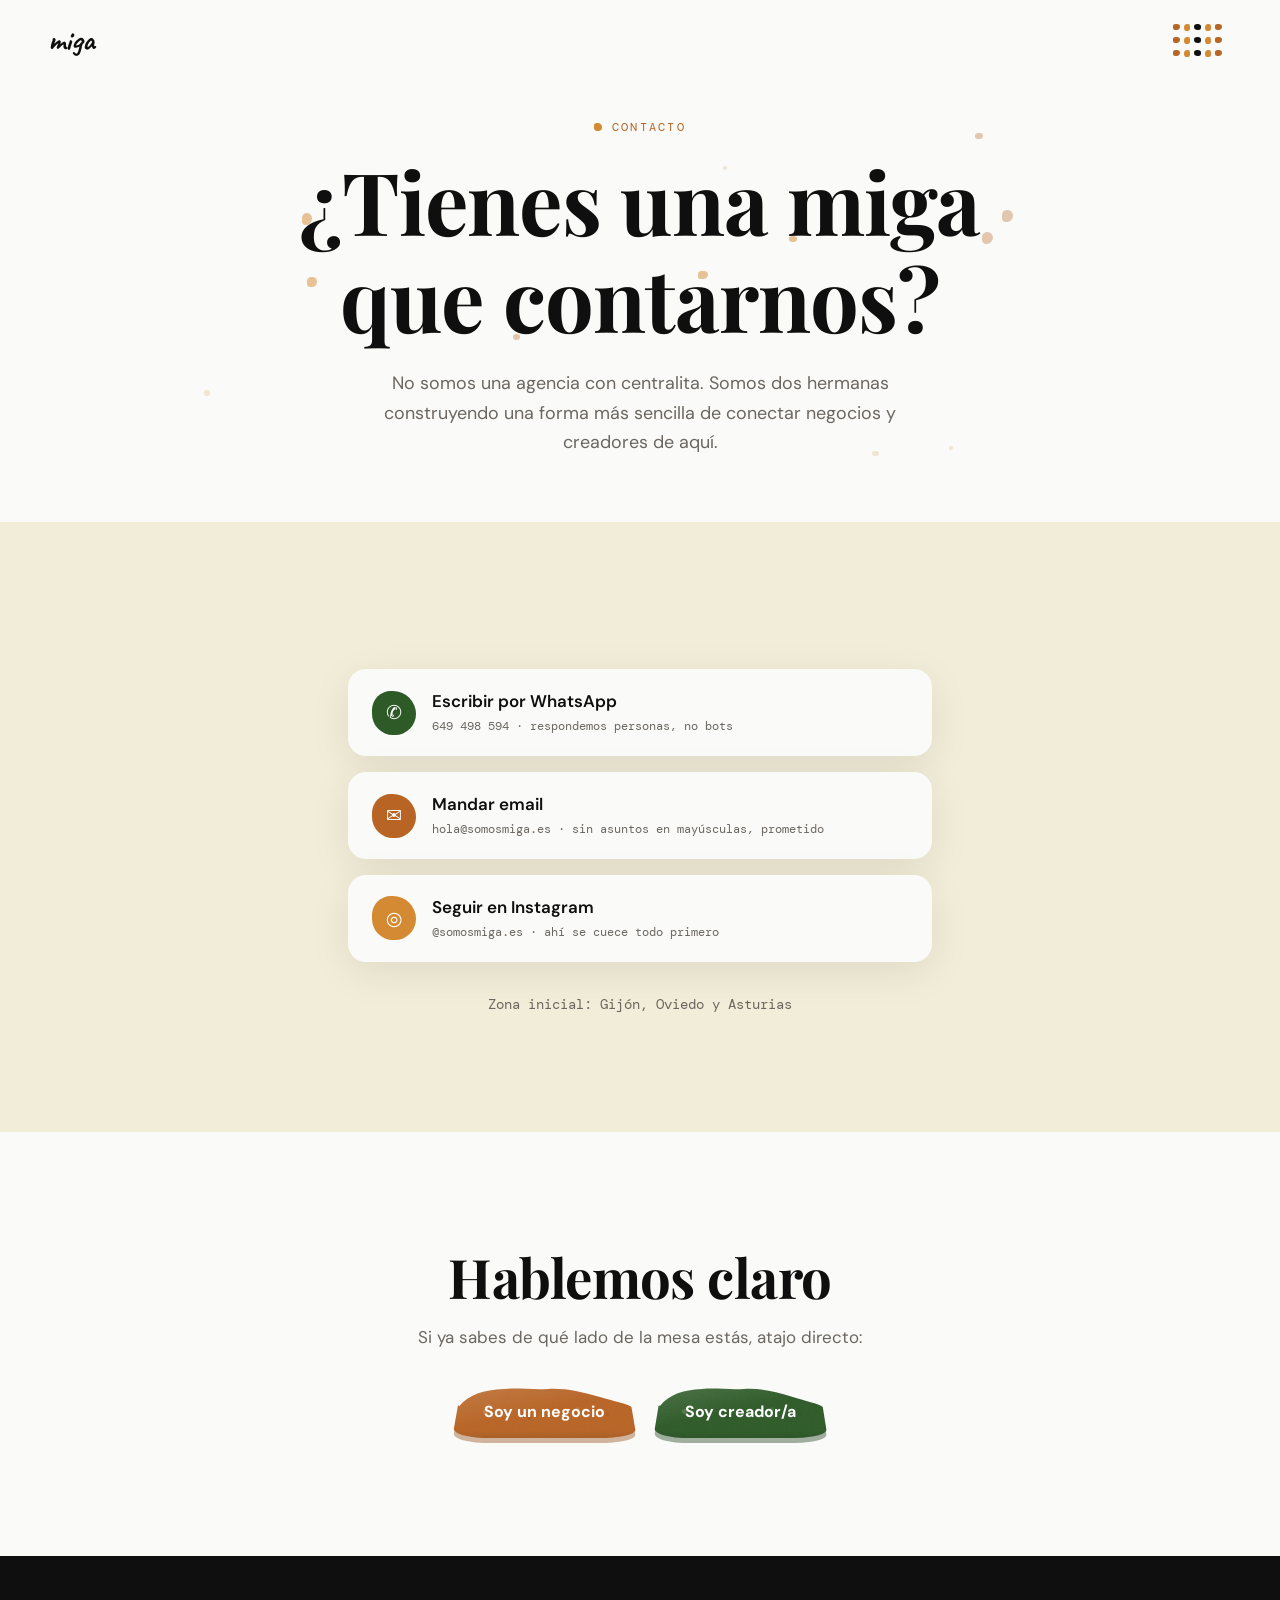
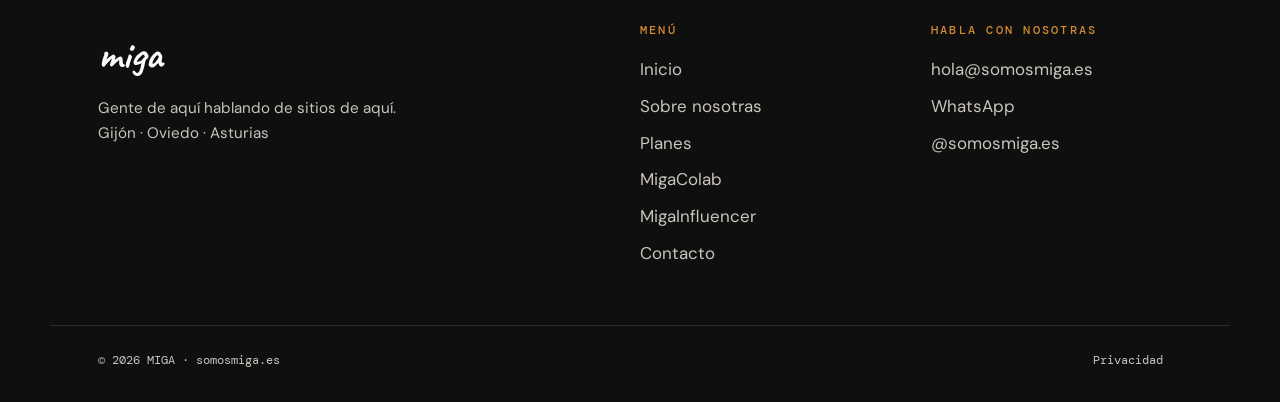
<file: contacto.html>
<!DOCTYPE html>
<html lang="es">
<head>
<meta charset="UTF-8">
<meta name="viewport" content="width=device-width, initial-scale=1">
<title>Contacto · MIGA · Cuéntanos tu miga</title>
<meta name="description" content="Habla con MIGA sin discursos de agencia: hola@somosmiga.es, WhatsApp 649 498 594 e Instagram @somosmiga.es. Gijón, Oviedo y Asturias.">
<link rel="canonical" href="https://somosmiga.es/contacto.html">
<meta property="og:title" content="¿Tienes una miga que contarnos? · MIGA">
<meta property="og:description" content="No somos una agencia con centralita. Somos dos hermanas construyendo una forma más sencilla de conectar negocios y creadores de aquí.">
<meta property="og:url" content="https://somosmiga.es/contacto.html">
<meta property="og:type" content="website">
<meta property="og:locale" content="es_ES">
<meta property="og:image" content="https://somosmiga.es/assets/og-miga.jpg">
<link rel="icon" type="image/png" href="assets/favicon.png">
<link rel="preconnect" href="https://fonts.googleapis.com">
<link rel="preconnect" href="https://fonts.gstatic.com" crossorigin>
<link href="https://fonts.googleapis.com/css2?family=Playfair+Display:wght@600;700;800&family=DM+Sans:wght@400;500;700&family=DM+Mono:wght@400;500&family=Caveat:wght@600;700&display=swap" rel="stylesheet">
<link rel="stylesheet" href="styles.css">
<!-- TODO: insertar GTM (GTM-XXXXXXX) igual que en index.html -->
</head>
<body data-pagina="contacto">
<a class="skip-link" href="#contenido">Saltar al contenido</a>

<header class="cabecera">
  <a class="logo-header" href="index.html" aria-label="MIGA, inicio">
    <span class="logo-texto">miga</span>
  </a>
  <button class="btn-migas" aria-expanded="false" aria-label="Abrir menú" aria-controls="menu">
    <span class="linea-migas"><span class="miga-dot"></span><span class="miga-dot"></span><span class="miga-dot"></span><span class="miga-dot"></span><span class="miga-dot"></span></span>
    <span class="linea-migas"><span class="miga-dot"></span><span class="miga-dot"></span><span class="miga-dot"></span><span class="miga-dot"></span><span class="miga-dot"></span></span>
    <span class="linea-migas"><span class="miga-dot"></span><span class="miga-dot"></span><span class="miga-dot"></span><span class="miga-dot"></span><span class="miga-dot"></span></span>
  </button>
</header>

<nav class="menu-overlay" id="menu" aria-label="Menú principal">
  <ul class="menu-lista">
    <li><a href="index.html"><span class="num">01</span>Inicio</a></li>
    <li><a href="sobre-nosotras.html"><span class="num">02</span>Sobre nosotras</a></li>
    <li><a href="planes.html"><span class="num">03</span>Planes</a></li>
    <li><a href="migacolab.html"><span class="num">04</span>MigaColab</a></li>
    <li><a href="migainfluencer.html"><span class="num">05</span>MigaInfluencer</a></li>
    <li><a href="contacto.html"><span class="num">06</span>Contacto</a></li>
  </ul>
  <div class="menu-pie">
    <a href="https://instagram.com/somosmiga.es" target="_blank" rel="noopener" data-evento="click_instagram">@somosmiga.es</a>
    <a href="https://wa.me/34649498594" target="_blank" rel="noopener" data-evento="click_whatsapp">WhatsApp</a>
    <a href="mailto:hola@somosmiga.es" data-evento="click_email">hola@somosmiga.es</a>
  </div>
</nav>

<main id="contenido">

  <section class="hero" style="min-height:52svh" data-migas-flotantes="12">
    <div class="wrap centrado">
      <span class="etiqueta">Contacto</span>
      <h1>¿Tienes una miga<br>que contarnos?</h1>
      <p class="sub" style="max-width:600px;margin:1.4rem auto 0;color:var(--gris);font-size:1.12rem">No somos una agencia con centralita. Somos dos hermanas construyendo una forma más sencilla de conectar negocios y creadores de aquí.</p>
    </div>
  </section>

  <section class="seccion-arena">
    <div class="wrap" style="max-width:680px">
      <div class="contacto-lineas">
        <a class="linea-contacto revela" href="https://wa.me/34649498594" target="_blank" rel="noopener" data-evento="click_whatsapp">
          <span class="icono icono-wa" aria-hidden="true">✆</span>
          <span>Escribir por WhatsApp<small>649 498 594 · respondemos personas, no bots</small></span>
        </a>
        <a class="linea-contacto revela revela-2" href="mailto:hola@somosmiga.es" data-evento="click_email">
          <span class="icono icono-mail" aria-hidden="true">✉</span>
          <span>Mandar email<small>hola@somosmiga.es · sin asuntos en mayúsculas, prometido</small></span>
        </a>
        <a class="linea-contacto revela revela-3" href="https://instagram.com/somosmiga.es" target="_blank" rel="noopener" data-evento="click_instagram">
          <span class="icono icono-ig" aria-hidden="true">◎</span>
          <span>Seguir en Instagram<small>@somosmiga.es · ahí se cuece todo primero</small></span>
        </a>
      </div>
      <p class="centrado revela" style="font-family:var(--f-mono);font-size:.85rem;color:var(--gris)">Zona inicial: Gijón, Oviedo y Asturias</p>
    </div>
  </section>

  <section>
    <div class="wrap centrado">
      <h2 class="revela">Hablemos claro</h2>
      <p class="revela" style="max-width:520px;margin:1rem auto 0;color:var(--gris)">Si ya sabes de qué lado de la mesa estás, atajo directo:</p>
      <div class="grupo-cta centrado revela revela-2">
        <a class="miga-slice-btn miga-slice-btn--primary" href="migacolab.html" data-evento="click_cta_migacolab">Soy un negocio</a>
        <a class="miga-slice-btn miga-slice-btn--creador" href="migainfluencer.html" data-evento="click_cta_migainfluencer">Soy creador/a</a>
      </div>
    </div>
  </section>

</main>

<footer class="pie">
  <div class="pie-rejilla">
    <div>
      <span class="logo-pie">miga</span>
      <p class="lema">Gente de aquí hablando de sitios de aquí.<br>Gijón · Oviedo · Asturias</p>
    </div>
    <div>
      <h4>Menú</h4>
      <ul>
        <li><a href="index.html">Inicio</a></li>
        <li><a href="sobre-nosotras.html">Sobre nosotras</a></li>
        <li><a href="planes.html">Planes</a></li>
        <li><a href="migacolab.html">MigaColab</a></li>
        <li><a href="migainfluencer.html">MigaInfluencer</a></li>
        <li><a href="contacto.html">Contacto</a></li>
      </ul>
    </div>
    <div>
      <h4>Habla con nosotras</h4>
      <ul>
        <li><a href="mailto:hola@somosmiga.es" data-evento="click_email">hola@somosmiga.es</a></li>
        <li><a href="https://wa.me/34649498594" target="_blank" rel="noopener" data-evento="click_whatsapp">WhatsApp</a></li>
        <li><a href="https://instagram.com/somosmiga.es" target="_blank" rel="noopener" data-evento="click_instagram">@somosmiga.es</a></li>
      </ul>
    </div>
  </div>
  <div class="pie-legal">
    <span>© 2026 MIGA · somosmiga.es</span>
    <span><a href="privacidad.html">Privacidad</a></span>
  </div>
</footer>

<script src="script.js"></script>
</body>
</html>
</file>
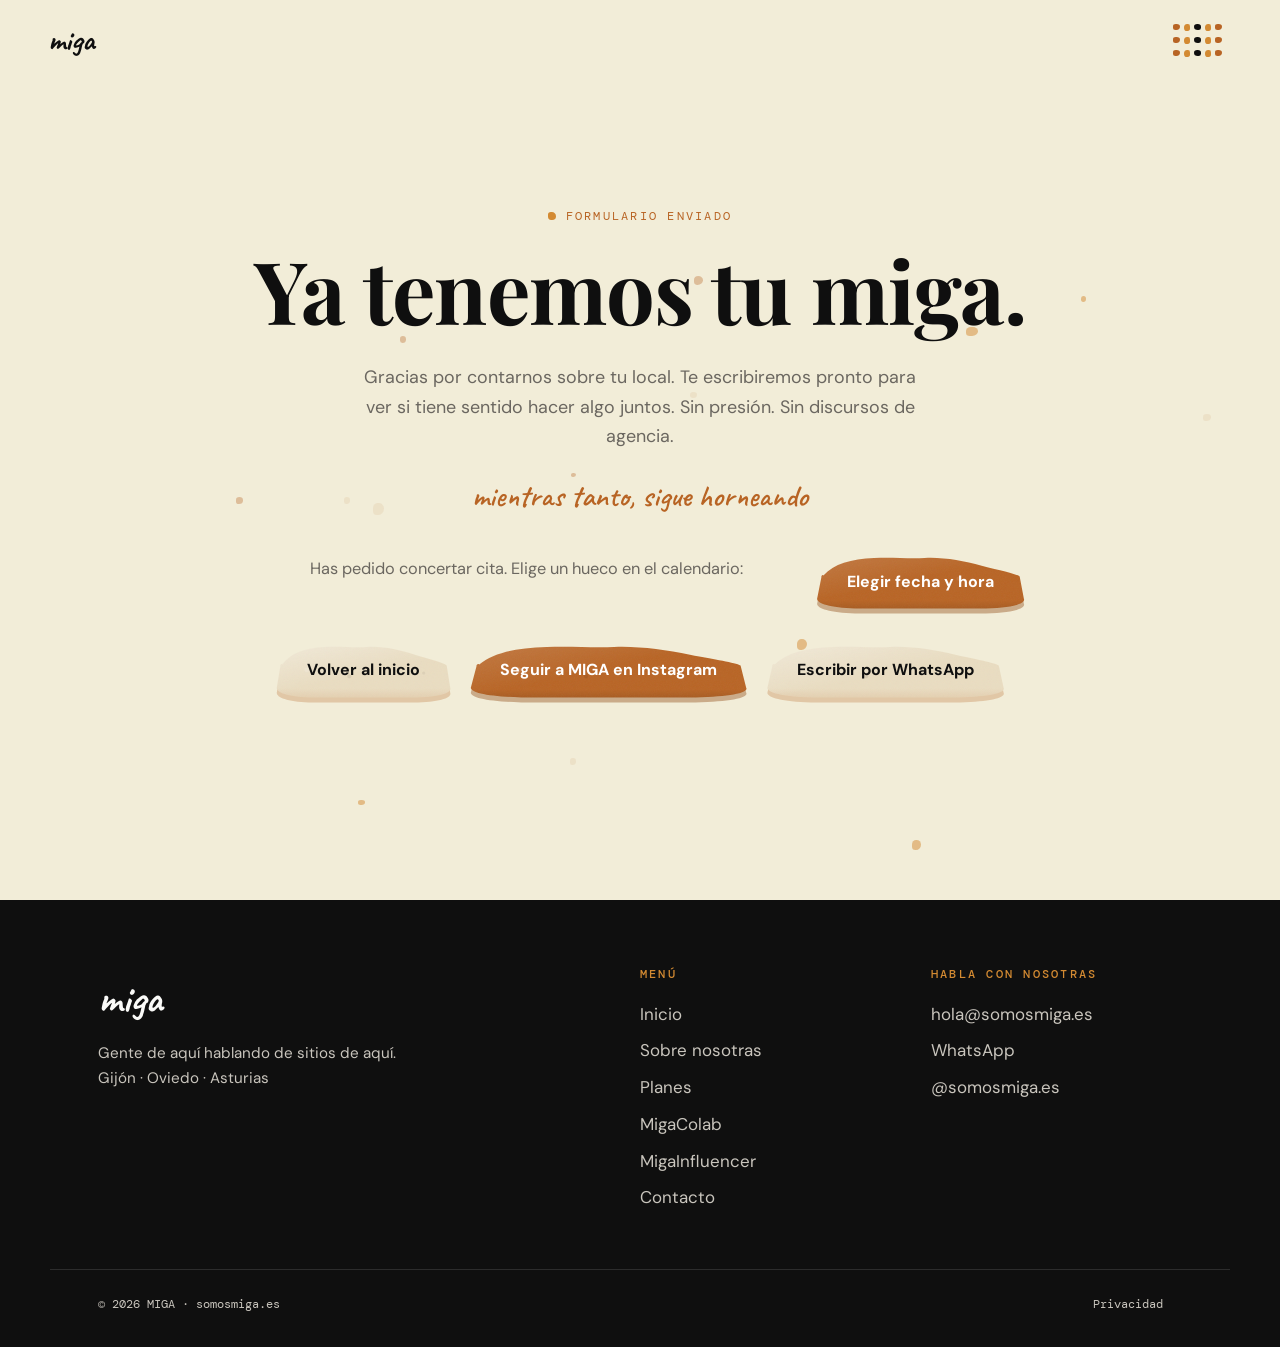
<file: gracias-migacolab.html>
<!DOCTYPE html>
<html lang="es">
<head>
<meta charset="UTF-8">
<meta name="viewport" content="width=device-width, initial-scale=1">
<title>Ya tenemos tu miga · MIGA</title>
<meta name="description" content="Gracias por contarnos sobre tu local. Te escribiremos pronto.">
<link rel="canonical" href="https://somosmiga.es/gracias-migacolab.html">
<meta name="robots" content="noindex">
<meta property="og:title" content="Ya tenemos tu miga · MIGA">
<meta property="og:url" content="https://somosmiga.es/gracias-migacolab.html">
<meta property="og:type" content="website">
<meta property="og:locale" content="es_ES">
<meta property="og:image" content="https://somosmiga.es/assets/og-miga.jpg">
<link rel="icon" type="image/png" href="assets/favicon.png">
<link rel="preconnect" href="https://fonts.googleapis.com">
<link rel="preconnect" href="https://fonts.gstatic.com" crossorigin>
<link href="https://fonts.googleapis.com/css2?family=Playfair+Display:wght@600;700;800&family=DM+Sans:wght@400;500;700&family=DM+Mono:wght@400;500&family=Caveat:wght@600;700&display=swap" rel="stylesheet">
<link rel="stylesheet" href="styles.css">
<!-- TODO: insertar GTM (GTM-XXXXXXX) igual que en index.html -->
</head>
<body data-pagina="gracias_migacolab">
<a class="skip-link" href="#contenido">Saltar al contenido</a>

<header class="cabecera">
  <a class="logo-header" href="index.html" aria-label="MIGA, inicio">
    <span class="logo-texto">miga</span>
  </a>
  <button class="btn-migas" aria-expanded="false" aria-label="Abrir menú" aria-controls="menu">
    <span class="linea-migas"><span class="miga-dot"></span><span class="miga-dot"></span><span class="miga-dot"></span><span class="miga-dot"></span><span class="miga-dot"></span></span>
    <span class="linea-migas"><span class="miga-dot"></span><span class="miga-dot"></span><span class="miga-dot"></span><span class="miga-dot"></span><span class="miga-dot"></span></span>
    <span class="linea-migas"><span class="miga-dot"></span><span class="miga-dot"></span><span class="miga-dot"></span><span class="miga-dot"></span><span class="miga-dot"></span></span>
  </button>
</header>

<nav class="menu-overlay" id="menu" aria-label="Menú principal">
  <ul class="menu-lista">
    <li><a href="index.html"><span class="num">01</span>Inicio</a></li>
    <li><a href="sobre-nosotras.html"><span class="num">02</span>Sobre nosotras</a></li>
    <li><a href="planes.html"><span class="num">03</span>Planes</a></li>
    <li><a href="migacolab.html"><span class="num">04</span>MigaColab</a></li>
    <li><a href="migainfluencer.html"><span class="num">05</span>MigaInfluencer</a></li>
    <li><a href="contacto.html"><span class="num">06</span>Contacto</a></li>
  </ul>
  <div class="menu-pie">
    <a href="https://instagram.com/somosmiga.es" target="_blank" rel="noopener" data-evento="click_instagram">@somosmiga.es</a>
    <a href="https://wa.me/34649498594" target="_blank" rel="noopener" data-evento="click_whatsapp">WhatsApp</a>
    <a href="mailto:hola@somosmiga.es" data-evento="click_email">hola@somosmiga.es</a>
  </div>
</nav>

<main id="contenido">
  <section class="pagina-gracias seccion-arena" data-migas-flotantes="14">
    <div class="wrap">
      <span class="etiqueta">Formulario enviado</span>
      <h1>Ya tenemos tu miga.</h1>
      <p style="max-width:560px;margin:1.5rem auto 0;color:var(--gris);font-size:1.12rem">Gracias por contarnos sobre tu local. Te escribiremos pronto para ver si tiene sentido hacer algo juntos. Sin presión. Sin discursos de agencia.</p>
      <p class="mano" style="margin-top:1.2rem">mientras tanto, sigue horneando</p>

      <div class="grupo-cta centrado" id="gracias-cita-cal" hidden>
        <p style="max-width:520px;margin:0 auto 1rem;color:var(--gris);font-size:1.02rem">Has pedido concertar cita. Elige un hueco en el calendario:</p>
        <button type="button" class="miga-slice-btn miga-slice-btn--primary" id="btn-abrir-cal"
          data-cal-link=""
          data-cal-namespace=""
          data-cal-config='{"layout":"month_view","useSlotsViewOnSmallScreen":"true","theme":"light"}'>
          Elegir fecha y hora
        </button>
      </div>

      <div class="grupo-cta centrado" id="gracias-cta-normal">
        <a class="miga-slice-btn miga-slice-btn--secondary" href="index.html">Volver al inicio</a>
        <a class="miga-slice-btn miga-slice-btn--primary" href="https://instagram.com/somosmiga.es" target="_blank" rel="noopener" data-evento="click_instagram">Seguir a MIGA en Instagram</a>
        <a class="miga-slice-btn miga-slice-btn--secondary" href="https://wa.me/34649498594" target="_blank" rel="noopener" data-evento="click_whatsapp">Escribir por WhatsApp</a>
      </div>
    </div>
  </section>
</main>

<footer class="pie">
  <div class="pie-rejilla">
    <div>
      <span class="logo-pie">miga</span>
      <p class="lema">Gente de aquí hablando de sitios de aquí.<br>Gijón · Oviedo · Asturias</p>
    </div>
    <div>
      <h4>Menú</h4>
      <ul>
        <li><a href="index.html">Inicio</a></li>
        <li><a href="sobre-nosotras.html">Sobre nosotras</a></li>
        <li><a href="planes.html">Planes</a></li>
        <li><a href="migacolab.html">MigaColab</a></li>
        <li><a href="migainfluencer.html">MigaInfluencer</a></li>
        <li><a href="contacto.html">Contacto</a></li>
      </ul>
    </div>
    <div>
      <h4>Habla con nosotras</h4>
      <ul>
        <li><a href="mailto:hola@somosmiga.es" data-evento="click_email">hola@somosmiga.es</a></li>
        <li><a href="https://wa.me/34649498594" target="_blank" rel="noopener" data-evento="click_whatsapp">WhatsApp</a></li>
        <li><a href="https://instagram.com/somosmiga.es" target="_blank" rel="noopener" data-evento="click_instagram">@somosmiga.es</a></li>
      </ul>
    </div>
  </div>
  <div class="pie-legal">
    <span>© 2026 MIGA · somosmiga.es</span>
    <span><a href="privacidad.html">Privacidad</a></span>
  </div>
</footer>

<script src="script.js"></script>

<!-- Cal.eu · agenda tras envío con cita -->
<script type="text/javascript">
  (function (C, A, L) { let p = function (a, ar) { a.q.push(ar); }; let d = C.document; C.Cal = C.Cal || function () { let cal = C.Cal; let ar = arguments; if (!cal.loaded) { cal.ns = {}; cal.q = cal.q || []; d.head.appendChild(d.createElement("script")).src = A; cal.loaded = true; } if (ar[0] === L) { const api = function () { p(api, arguments); }; const namespace = ar[1]; api.q = api.q || []; if(typeof namespace === "string"){cal.ns[namespace] = cal.ns[namespace] || api;p(cal.ns[namespace], ar);p(cal, ["initNamespace", namespace]);} else p(cal, ar); return;} p(cal, ar); }; })(window, "https://app.cal.eu/embed/embed.js", "init");
  Cal.config = Cal.config || {};
  Cal.config.forwardQueryParams = true;
  Cal("init", "videollamada-miga", {origin:"https://app.cal.eu"});
  Cal.ns["videollamada-miga"]("ui", {"theme":"light","cssVarsPerTheme":{"light":{"cal-brand":"#caab78"},"dark":{"cal-brand":"#985023"}},"hideEventTypeDetails":true,"layout":"month_view"});
  Cal("init", "llamada-con-miga", {origin:"https://app.cal.eu"});
  Cal.ns["llamada-con-miga"]("ui", {"theme":"light","cssVarsPerTheme":{"light":{"cal-brand":"#caab78"},"dark":{"cal-brand":"#985023"}},"hideEventTypeDetails":true,"layout":"month_view"});
  Cal("init", "un-cafe-con-miga", {origin:"https://app.cal.eu"});
  Cal.ns["un-cafe-con-miga"]("ui", {"theme":"light","cssVarsPerTheme":{"light":{"cal-brand":"#caab78"},"dark":{"cal-brand":"#985023"}},"hideEventTypeDetails":true,"layout":"month_view"});
</script>
</body>
</html>
</file>
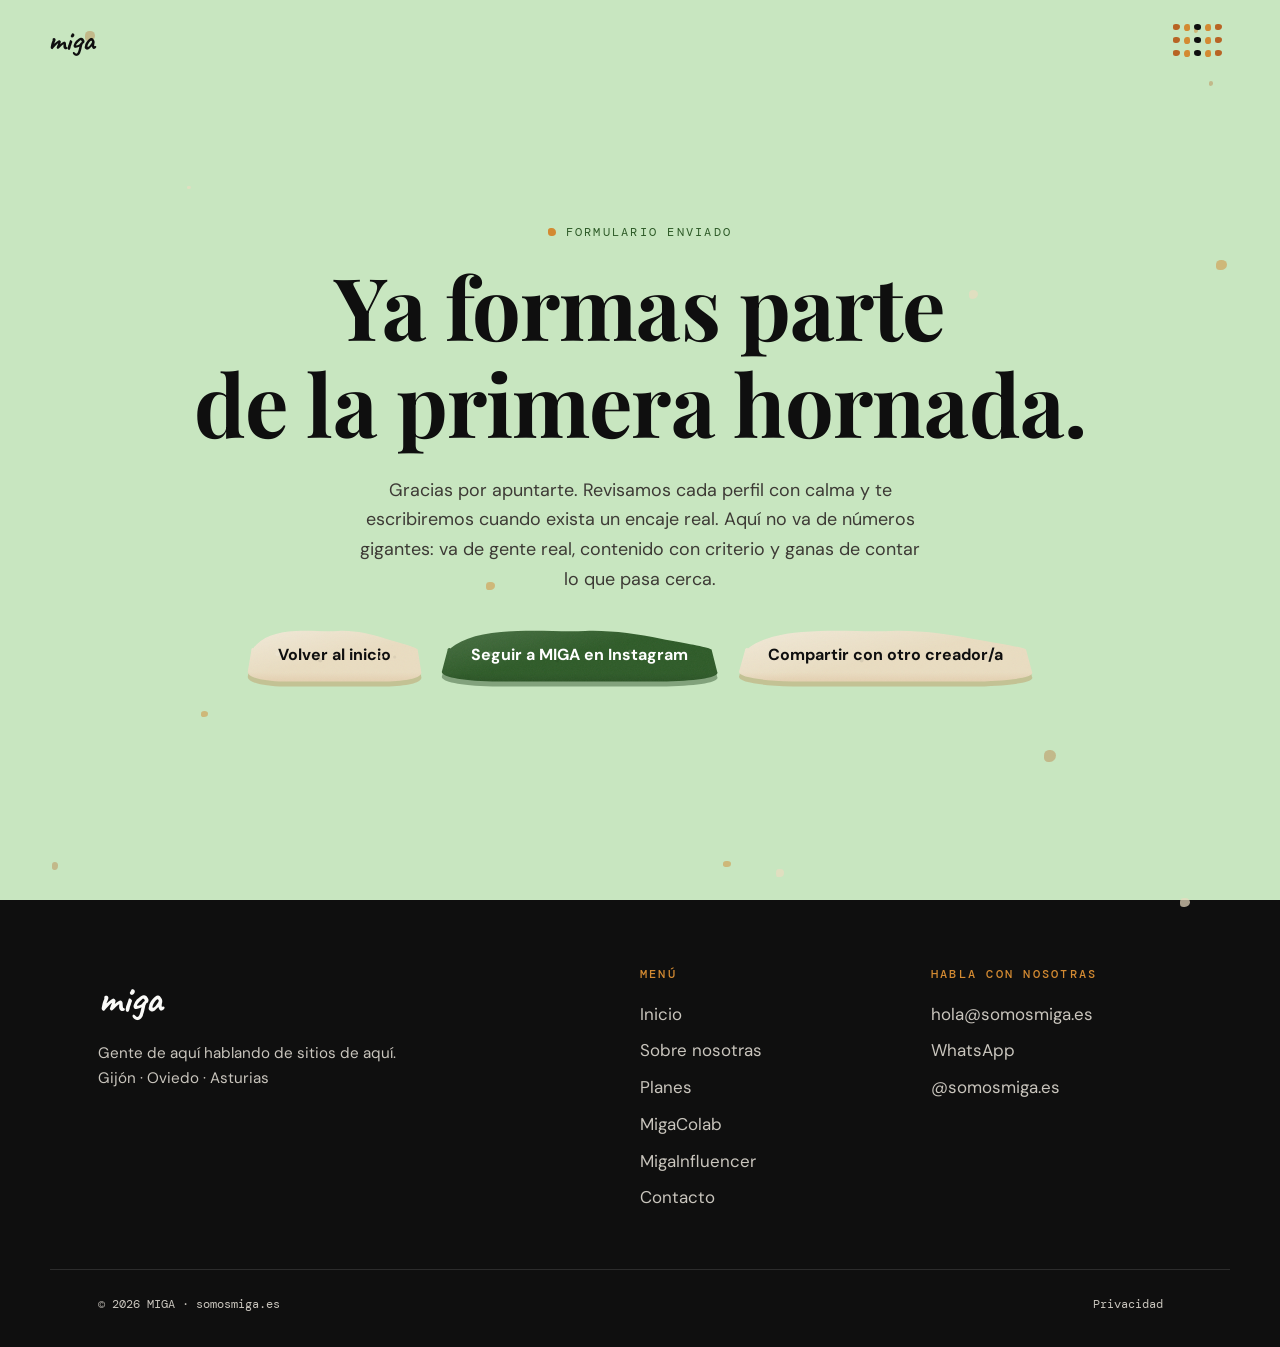
<file: gracias-migainfluencer.html>
<!DOCTYPE html>
<html lang="es">
<head>
<meta charset="UTF-8">
<meta name="viewport" content="width=device-width, initial-scale=1">
<title>Ya formas parte de la primera hornada · MIGA</title>
<meta name="description" content="Gracias por apuntarte. Revisaremos tu perfil con calma.">
<link rel="canonical" href="https://somosmiga.es/gracias-migainfluencer.html">
<meta name="robots" content="noindex">
<meta property="og:title" content="Ya formas parte de la primera hornada · MIGA">
<meta property="og:url" content="https://somosmiga.es/gracias-migainfluencer.html">
<meta property="og:type" content="website">
<meta property="og:locale" content="es_ES">
<meta property="og:image" content="https://somosmiga.es/assets/og-miga.jpg">
<link rel="icon" type="image/png" href="assets/favicon.png">
<link rel="preconnect" href="https://fonts.googleapis.com">
<link rel="preconnect" href="https://fonts.gstatic.com" crossorigin>
<link href="https://fonts.googleapis.com/css2?family=Playfair+Display:wght@600;700;800&family=DM+Sans:wght@400;500;700&family=DM+Mono:wght@400;500&family=Caveat:wght@600;700&display=swap" rel="stylesheet">
<link rel="stylesheet" href="styles.css">
<!-- TODO: insertar GTM (GTM-XXXXXXX) igual que en index.html -->
</head>
<body data-pagina="gracias_migainfluencer">
<a class="skip-link" href="#contenido">Saltar al contenido</a>

<header class="cabecera">
  <a class="logo-header" href="index.html" aria-label="MIGA, inicio">
    <span class="logo-texto">miga</span>
  </a>
  <button class="btn-migas" aria-expanded="false" aria-label="Abrir menú" aria-controls="menu">
    <span class="linea-migas"><span class="miga-dot"></span><span class="miga-dot"></span><span class="miga-dot"></span><span class="miga-dot"></span><span class="miga-dot"></span></span>
    <span class="linea-migas"><span class="miga-dot"></span><span class="miga-dot"></span><span class="miga-dot"></span><span class="miga-dot"></span><span class="miga-dot"></span></span>
    <span class="linea-migas"><span class="miga-dot"></span><span class="miga-dot"></span><span class="miga-dot"></span><span class="miga-dot"></span><span class="miga-dot"></span></span>
  </button>
</header>

<nav class="menu-overlay" id="menu" aria-label="Menú principal">
  <ul class="menu-lista">
    <li><a href="index.html"><span class="num">01</span>Inicio</a></li>
    <li><a href="sobre-nosotras.html"><span class="num">02</span>Sobre nosotras</a></li>
    <li><a href="planes.html"><span class="num">03</span>Planes</a></li>
    <li><a href="migacolab.html"><span class="num">04</span>MigaColab</a></li>
    <li><a href="migainfluencer.html"><span class="num">05</span>MigaInfluencer</a></li>
    <li><a href="contacto.html"><span class="num">06</span>Contacto</a></li>
  </ul>
  <div class="menu-pie">
    <a href="https://instagram.com/somosmiga.es" target="_blank" rel="noopener" data-evento="click_instagram">@somosmiga.es</a>
    <a href="https://wa.me/34649498594" target="_blank" rel="noopener" data-evento="click_whatsapp">WhatsApp</a>
    <a href="mailto:hola@somosmiga.es" data-evento="click_email">hola@somosmiga.es</a>
  </div>
</nav>

<main id="contenido">
  <section class="pagina-gracias seccion-menta" data-migas-flotantes="14">
    <div class="wrap">
      <span class="etiqueta" style="color:var(--verde)">Formulario enviado</span>
      <h1>Ya formas parte<br>de la primera hornada.</h1>
      <p style="max-width:560px;margin:1.5rem auto 0;color:#3d3a35;font-size:1.12rem">Gracias por apuntarte. Revisamos cada perfil con calma y te escribiremos cuando exista un encaje real. Aquí no va de números gigantes: va de gente real, contenido con criterio y ganas de contar lo que pasa cerca.</p>
      <div class="grupo-cta centrado">
        <a class="miga-slice-btn miga-slice-btn--secondary" href="index.html">Volver al inicio</a>
        <a class="miga-slice-btn miga-slice-btn--creador" href="https://instagram.com/somosmiga.es" target="_blank" rel="noopener" data-evento="click_instagram">Seguir a MIGA en Instagram</a>
        <a class="miga-slice-btn miga-slice-btn--secondary" href="https://wa.me/34649498594?text=Oye,%20creo%20que%20MIGA%20te%20puede%20interesar:%20https://somosmiga.es" target="_blank" rel="noopener" data-evento="click_whatsapp" data-etiqueta="compartir_creador">Compartir con otro creador/a</a>
      </div>
    </div>
  </section>
</main>

<footer class="pie">
  <div class="pie-rejilla">
    <div>
      <span class="logo-pie">miga</span>
      <p class="lema">Gente de aquí hablando de sitios de aquí.<br>Gijón · Oviedo · Asturias</p>
    </div>
    <div>
      <h4>Menú</h4>
      <ul>
        <li><a href="index.html">Inicio</a></li>
        <li><a href="sobre-nosotras.html">Sobre nosotras</a></li>
        <li><a href="planes.html">Planes</a></li>
        <li><a href="migacolab.html">MigaColab</a></li>
        <li><a href="migainfluencer.html">MigaInfluencer</a></li>
        <li><a href="contacto.html">Contacto</a></li>
      </ul>
    </div>
    <div>
      <h4>Habla con nosotras</h4>
      <ul>
        <li><a href="mailto:hola@somosmiga.es" data-evento="click_email">hola@somosmiga.es</a></li>
        <li><a href="https://wa.me/34649498594" target="_blank" rel="noopener" data-evento="click_whatsapp">WhatsApp</a></li>
        <li><a href="https://instagram.com/somosmiga.es" target="_blank" rel="noopener" data-evento="click_instagram">@somosmiga.es</a></li>
      </ul>
    </div>
  </div>
  <div class="pie-legal">
    <span>© 2026 MIGA · somosmiga.es</span>
    <span><a href="privacidad.html">Privacidad</a></span>
  </div>
</footer>

<script src="script.js"></script>
</body>
</html>
</file>
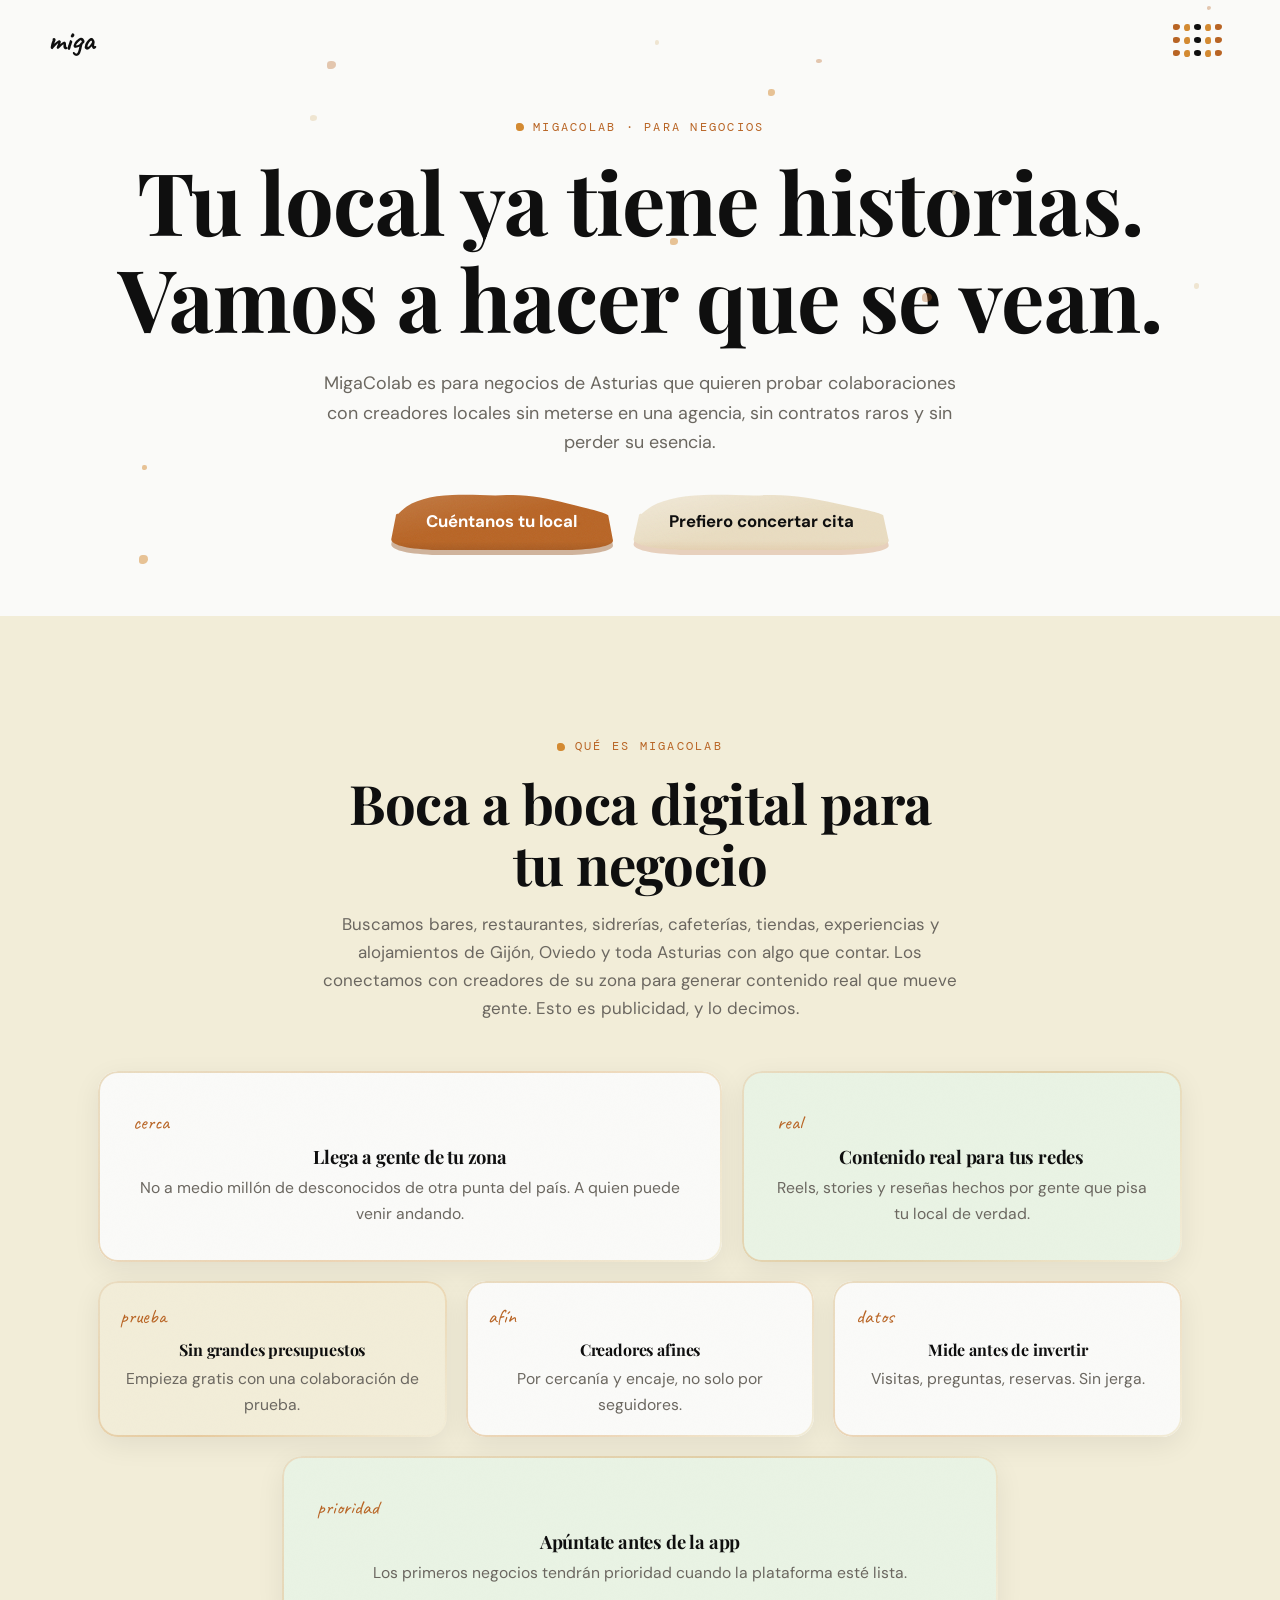
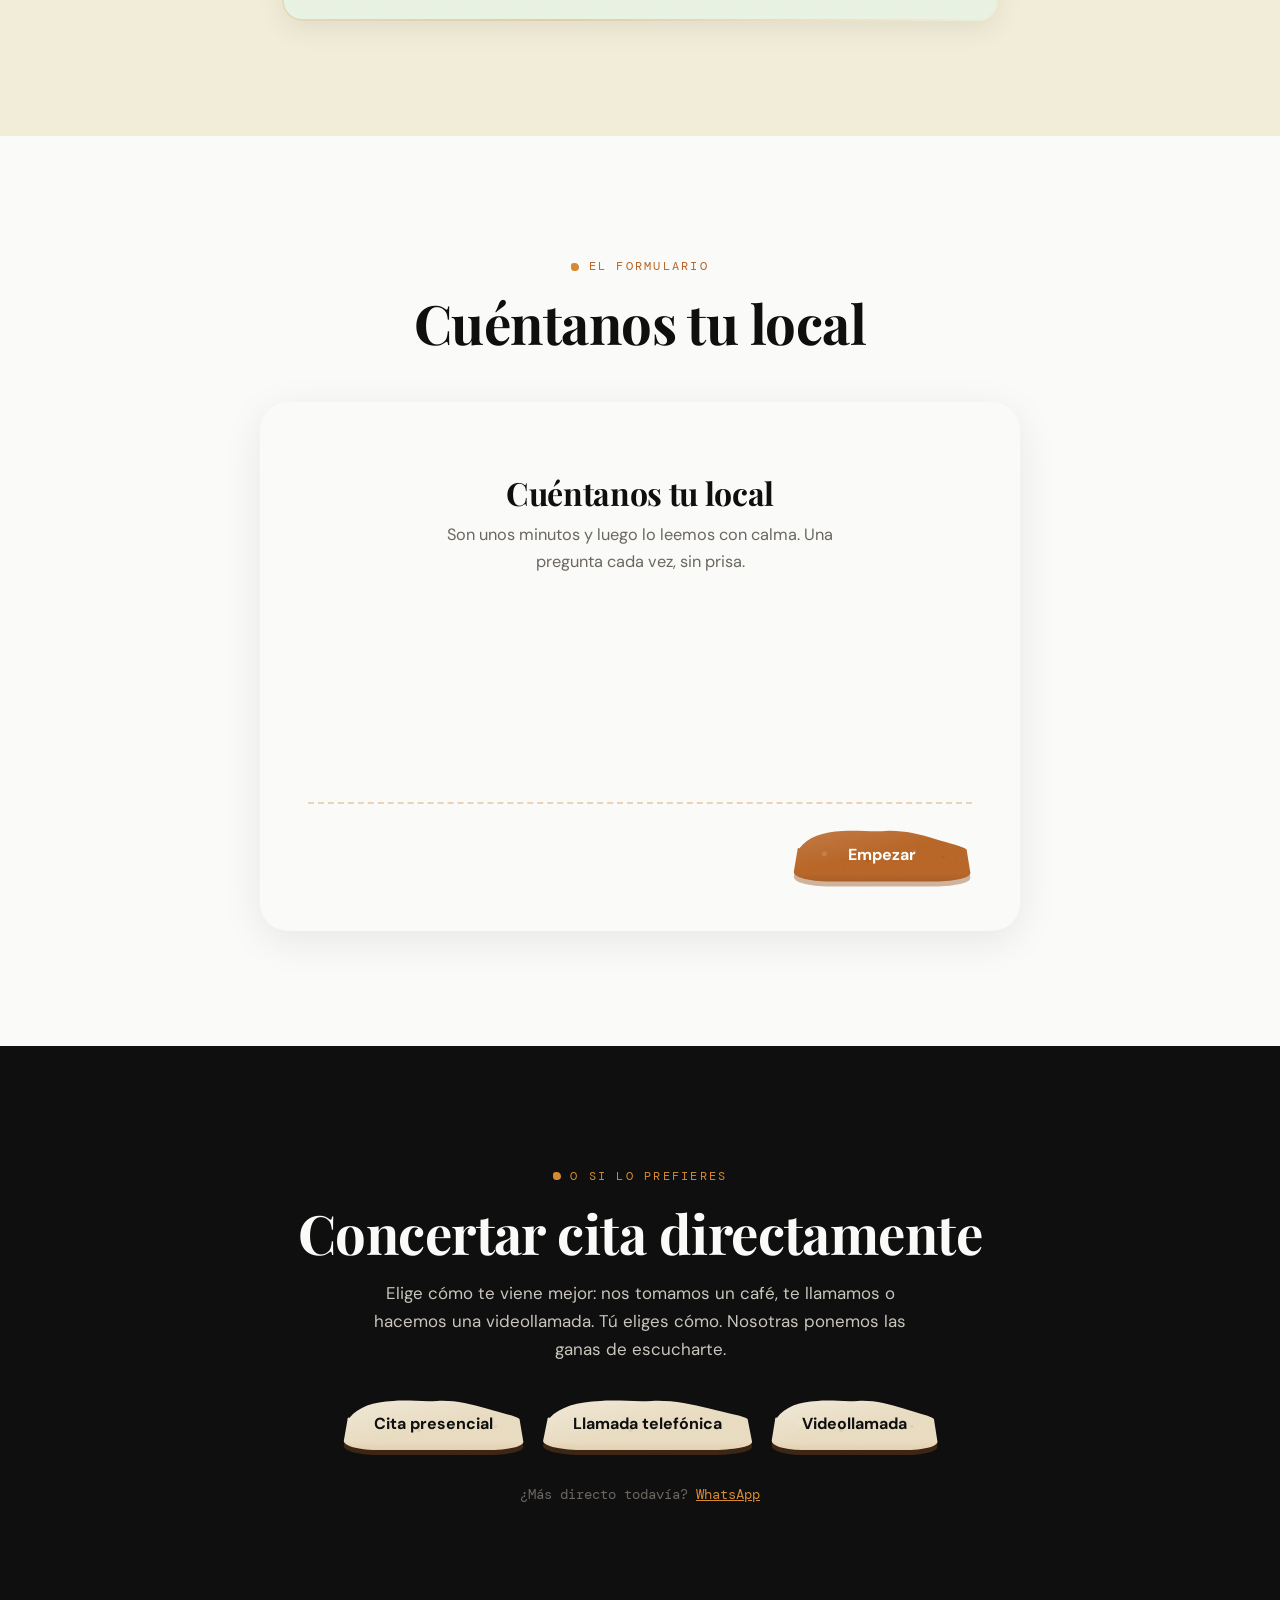
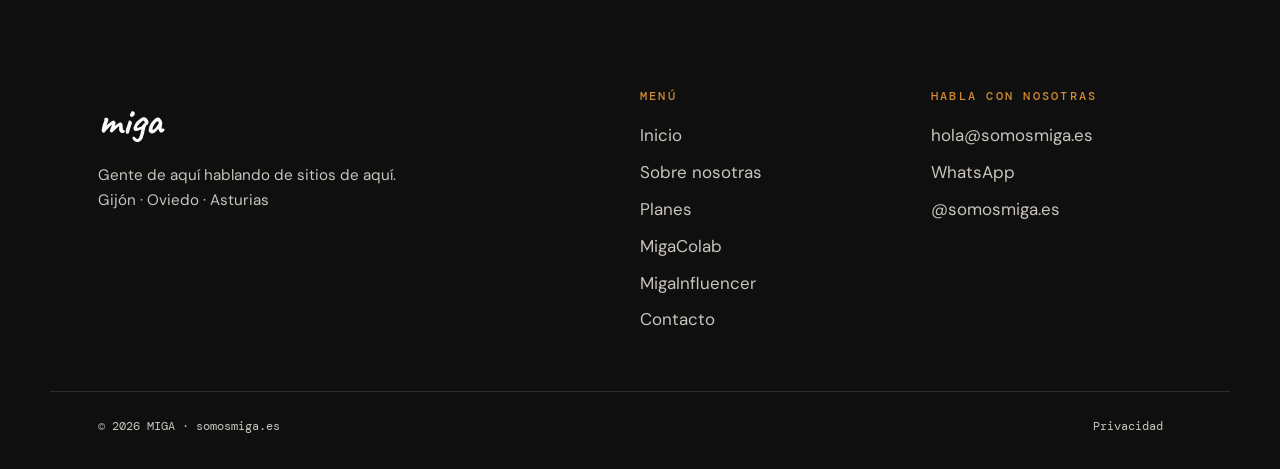
<file: migacolab.html>
<!DOCTYPE html>
<html lang="es">
<head>
<meta charset="UTF-8">
<meta name="viewport" content="width=device-width, initial-scale=1">
<title>MigaColab · MIGA · Para bares, restaurantes, sidrerías y tiendas de Asturias</title>
<meta name="description" content="MigaColab conecta tu negocio de Asturias con creadores locales. Sin agencia, sin contratos raros y sin perder tu esencia. Rellena el formulario o reserva una cita.">
<link rel="canonical" href="https://somosmiga.es/migacolab.html">
<meta property="og:title" content="Tu local ya tiene historias. Vamos a hacer que se vean. · MigaColab">
<meta property="og:description" content="Colaboraciones con creadores locales para negocios de Asturias. Sin agencia y sin líos.">
<meta property="og:url" content="https://somosmiga.es/migacolab.html">
<meta property="og:type" content="website">
<meta property="og:locale" content="es_ES">
<meta property="og:image" content="https://somosmiga.es/assets/og-miga.jpg">
<link rel="icon" type="image/png" href="assets/favicon.png">
<link rel="preconnect" href="https://fonts.googleapis.com">
<link rel="preconnect" href="https://fonts.gstatic.com" crossorigin>
<link href="https://fonts.googleapis.com/css2?family=Playfair+Display:wght@600;700;800&family=DM+Sans:wght@400;500;700&family=DM+Mono:wght@400;500&family=Caveat:wght@600;700&display=swap" rel="stylesheet">
<link rel="stylesheet" href="styles.css">
<!-- TODO: insertar GTM (GTM-XXXXXXX) igual que en index.html -->
</head>
<body data-pagina="migacolab">
<a class="skip-link" href="#contenido">Saltar al contenido</a>

<header class="cabecera">
  <a class="logo-header" href="index.html" aria-label="MIGA, inicio">
    <span class="logo-texto">miga</span>
  </a>
  <button class="btn-migas" aria-expanded="false" aria-label="Abrir menú" aria-controls="menu">
    <span class="linea-migas"><span class="miga-dot"></span><span class="miga-dot"></span><span class="miga-dot"></span><span class="miga-dot"></span><span class="miga-dot"></span></span>
    <span class="linea-migas"><span class="miga-dot"></span><span class="miga-dot"></span><span class="miga-dot"></span><span class="miga-dot"></span><span class="miga-dot"></span></span>
    <span class="linea-migas"><span class="miga-dot"></span><span class="miga-dot"></span><span class="miga-dot"></span><span class="miga-dot"></span><span class="miga-dot"></span></span>
  </button>
</header>

<nav class="menu-overlay" id="menu" aria-label="Menú principal">
  <ul class="menu-lista">
    <li><a href="index.html"><span class="num">01</span>Inicio</a></li>
    <li><a href="sobre-nosotras.html"><span class="num">02</span>Sobre nosotras</a></li>
    <li><a href="planes.html"><span class="num">03</span>Planes</a></li>
    <li><a href="migacolab.html"><span class="num">04</span>MigaColab</a></li>
    <li><a href="migainfluencer.html"><span class="num">05</span>MigaInfluencer</a></li>
    <li><a href="contacto.html"><span class="num">06</span>Contacto</a></li>
  </ul>
  <div class="menu-pie">
    <a href="https://instagram.com/somosmiga.es" target="_blank" rel="noopener" data-evento="click_instagram">@somosmiga.es</a>
    <a href="https://wa.me/34649498594" target="_blank" rel="noopener" data-evento="click_whatsapp">WhatsApp</a>
    <a href="mailto:hola@somosmiga.es" data-evento="click_email">hola@somosmiga.es</a>
  </div>
</nav>

<main id="contenido">

  <section class="hero" style="min-height:62svh" data-migas-flotantes="12">
    <div class="wrap centrado">
      <span class="etiqueta">MigaColab · Para negocios</span>
      <h1>Tu local ya tiene historias.<br>Vamos a hacer que se vean.</h1>
      <p class="sub" style="max-width:660px;margin:1.4rem auto 0;color:var(--gris);font-size:1.12rem">MigaColab es para negocios de Asturias que quieren probar colaboraciones con creadores locales sin meterse en una agencia, sin contratos raros y sin perder su esencia.</p>
      <div class="grupo-cta centrado">
        <a class="miga-slice-btn miga-slice-btn--primary miga-slice-btn--large" href="#formulario-colab" data-evento="click_cta_migacolab" data-etiqueta="hero_formulario">Cuéntanos tu local</a>
        <a class="miga-slice-btn miga-slice-btn--secondary miga-slice-btn--large" href="#cita" data-evento="click_book_meeting">Prefiero concertar cita</a>
      </div>
    </div>
  </section>

  <section class="seccion-arena">
    <div class="wrap">
      <div class="intro-seccion revela">
        <span class="etiqueta">Qué es MigaColab</span>
        <h2>Boca a boca digital para tu negocio</h2>
        <p>Buscamos bares, restaurantes, sidrerías, cafeterías, tiendas, experiencias y alojamientos de Gijón, Oviedo y toda Asturias con algo que contar. Los conectamos con creadores de su zona para generar contenido real que mueve gente. Esto es publicidad, y lo decimos.</p>
      </div>
      <div class="miga-beneficios miga-beneficios--colab">
        <article class="miga-organic-card miga-beneficios__item revela">
          <span class="miga-beneficios__palabra">cerca</span>
          <h3>Llega a gente de tu zona</h3>
          <p>No a medio millón de desconocidos de otra punta del país. A quien puede venir andando.</p>
        </article>
        <article class="miga-organic-card miga-organic-card--alt miga-organic-card--menta miga-beneficios__item revela revela-2">
          <span class="miga-beneficios__palabra">real</span>
          <h3>Contenido real para tus redes</h3>
          <p>Reels, stories y reseñas hechos por gente que pisa tu local de verdad.</p>
        </article>
        <article class="miga-organic-card miga-organic-card--arena miga-beneficios__item miga-beneficios__item--compact revela">
          <span class="miga-beneficios__palabra">prueba</span>
          <h3>Sin grandes presupuestos</h3>
          <p>Empieza gratis con una colaboración de prueba.</p>
        </article>
        <article class="miga-organic-card miga-beneficios__item miga-beneficios__item--compact revela revela-2">
          <span class="miga-beneficios__palabra">afín</span>
          <h3>Creadores afines</h3>
          <p>Por cercanía y encaje, no solo por seguidores.</p>
        </article>
        <article class="miga-organic-card miga-organic-card--alt miga-beneficios__item miga-beneficios__item--compact revela revela-3">
          <span class="miga-beneficios__palabra">datos</span>
          <h3>Mide antes de invertir</h3>
          <p>Visitas, preguntas, reservas. Sin jerga.</p>
        </article>
        <article class="miga-organic-card miga-organic-card--menta miga-beneficios__item revela">
          <span class="miga-beneficios__palabra">prioridad</span>
          <h3>Apúntate antes de la app</h3>
          <p>Los primeros negocios tendrán prioridad cuando la plataforma esté lista.</p>
        </article>
      </div>
    </div>
  </section>

  <section id="formulario-colab">
    <div class="wrap">
      <div class="intro-seccion revela">
        <span class="etiqueta">El formulario</span>
        <h2>Cuéntanos tu local</h2>
      </div>

      <form class="form-tarjeta form-flujo revela" name="migacolab" method="POST" action="gracias-migacolab.html" data-netlify="true" netlify-honeypot="bot-field" data-form="migacolab" data-form-flujo data-texto-enviar="Enviar: quiero probar sin líos" novalidate>
        <input type="hidden" name="form-name" value="migacolab">
        <p class="oculto-visual"><label>No rellenes esto si eres humano: <input name="bot-field"></label></p>

        <div class="miga-crumb-bar" role="progressbar" aria-valuemin="1" aria-valuemax="12" aria-valuenow="1" aria-label="Progreso del formulario">
          <div class="miga-crumb-bar__track" aria-hidden="true">
            <span class="miga-crumb-bar__miga miga-crumb-bar__miga--f1"></span>
            <span class="miga-crumb-bar__miga miga-crumb-bar__miga--f2"></span>
            <span class="miga-crumb-bar__miga miga-crumb-bar__miga--f3"></span>
            <span class="miga-crumb-bar__miga miga-crumb-bar__miga--f4"></span>
            <span class="miga-crumb-bar__miga miga-crumb-bar__miga--f5"></span>
            <span class="miga-crumb-bar__miga miga-crumb-bar__miga--f6"></span>
            <span class="miga-crumb-bar__miga miga-crumb-bar__miga--f7"></span>
            <span class="miga-crumb-bar__miga miga-crumb-bar__miga--f8"></span>
            <span class="miga-crumb-bar__miga miga-crumb-bar__miga--f9"></span>
            <span class="miga-crumb-bar__miga miga-crumb-bar__miga--f10"></span>
            <span class="miga-crumb-bar__miga miga-crumb-bar__miga--f11"></span>
            <span class="miga-crumb-bar__miga miga-crumb-bar__miga--f12"></span>
          </div>
        </div>

        <div class="form-flujo__viewport">

          <!-- Paso 0 · Bienvenida -->
          <div class="form-flujo__paso form-flujo__paso--bienvenida" data-paso-tipo="bienvenida">
            <h3 class="form-flujo__pregunta">Cuéntanos tu local</h3>
            <p class="form-flujo__ayuda">Son unos minutos y luego lo leemos con calma. Una pregunta cada vez, sin prisa.</p>
          </div>

          <!-- Paso 1 · Nombre del negocio -->
          <div class="form-flujo__paso" data-pregunta="Nombre del negocio">
            <h3 class="form-flujo__pregunta">¿Cómo se llama tu local?</h3>
            <div class="campo">
              <label for="c-negocio">Nombre del negocio</label>
              <input id="c-negocio" name="negocio" type="text" required autocomplete="organization" placeholder="El nombre de tu bar, tienda…">
              <p class="mensaje-error">Necesitamos el nombre de tu local.</p>
            </div>
            <p class="form-flujo__error">Necesitamos el nombre de tu local.</p>
          </div>

          <!-- Paso 2 · Tipo de negocio -->
          <div class="form-flujo__paso" data-auto-avanzar="true" data-pregunta="Tipo de negocio">
            <h3 class="form-flujo__pregunta">¿Qué tipo de local es?</h3>
            <fieldset data-requiere-radio>
              <legend>Tipo de negocio</legend>
              <div class="opciones form-flujo__opciones form-flujo__opciones--grid">
                <label class="opcion"><input type="radio" name="tipo_negocio" value="Bar" required><span>Bar</span></label>
                <label class="opcion"><input type="radio" name="tipo_negocio" value="Restaurante"><span>Restaurante</span></label>
                <label class="opcion"><input type="radio" name="tipo_negocio" value="Sidrería"><span>Sidrería</span></label>
                <label class="opcion"><input type="radio" name="tipo_negocio" value="Cafetería"><span>Cafetería</span></label>
                <label class="opcion"><input type="radio" name="tipo_negocio" value="Tienda"><span>Tienda</span></label>
                <label class="opcion"><input type="radio" name="tipo_negocio" value="Experiencia"><span>Experiencia</span></label>
                <label class="opcion"><input type="radio" name="tipo_negocio" value="Alojamiento"><span>Alojamiento</span></label>
                <label class="opcion"><input type="radio" name="tipo_negocio" value="Otro"><span>Otro</span></label>
              </div>
            </fieldset>
            <p class="form-flujo__error">Elige un tipo de local.</p>
          </div>

          <!-- Condicional · Otro tipo de negocio -->
          <div class="form-flujo__paso" data-condicional="tipo_negocio:Otro" data-pregunta="Detalle tipo de negocio">
            <h3 class="form-flujo__pregunta">¿Qué tipo de local es exactamente?</h3>
            <div class="campo">
              <label for="c-tipo-otro">Especifica el tipo</label>
              <input id="c-tipo-otro" name="tipo_negocio_otro" type="text" required placeholder="Ej.: food truck, catering, coworking…">
              <p class="mensaje-error">Cuéntanos qué tipo de local es.</p>
            </div>
            <p class="form-flujo__error">Cuéntanos qué tipo de local es.</p>
          </div>

          <!-- Paso 3 · Ciudad / zona -->
          <div class="form-flujo__paso" data-pregunta="Ciudad / zona">
            <h3 class="form-flujo__pregunta">¿En qué ciudad está?</h3>
            <div class="campo">
              <label for="c-ciudad">Ciudad / zona</label>
              <input id="c-ciudad" name="ciudad" type="text" required placeholder="Gijón, Oviedo, Avilés…">
              <p class="mensaje-error">¿En qué ciudad está tu local?</p>
            </div>
            <p class="form-flujo__error">¿En qué ciudad está tu local?</p>
          </div>

          <!-- Paso 4 · Dirección o barrio -->
          <div class="form-flujo__paso" data-pregunta="Dirección o barrio">
            <h3 class="form-flujo__pregunta">¿En qué barrio o zona concreta?</h3>
            <p class="form-flujo__ayuda">Con el barrio nos vale.</p>
            <div class="campo">
              <label for="c-barrio">Dirección o barrio</label>
              <input id="c-barrio" name="barrio" type="text" required placeholder="Cimavilla, El Llano, Centro…">
              <p class="mensaje-error">Con el barrio nos vale.</p>
            </div>
            <p class="form-flujo__error">Con el barrio nos vale.</p>
          </div>

          <!-- Paso 5 · Persona de contacto -->
          <div class="form-flujo__paso" data-pregunta="Persona de contacto">
            <h3 class="form-flujo__pregunta">¿Con quién hablamos?</h3>
            <div class="campo">
              <label for="c-contacto">Persona de contacto</label>
              <input id="c-contacto" name="contacto" type="text" required autocomplete="name" placeholder="Tu nombre">
              <p class="mensaje-error">¿Con quién hablamos?</p>
            </div>
            <p class="form-flujo__error">¿Con quién hablamos?</p>
          </div>

          <!-- Paso 6 · Cargo o relación -->
          <div class="form-flujo__paso" data-pregunta="Cargo o relación">
            <h3 class="form-flujo__pregunta">¿Cuál es tu relación con el negocio?</h3>
            <fieldset data-requiere-radio>
              <legend>Cargo o relación</legend>
              <div class="opciones form-flujo__opciones">
                <label class="opcion"><input type="radio" name="cargo" value="Dueño/a" required><span>Dueño/a</span></label>
                <label class="opcion"><input type="radio" name="cargo" value="Encargado/a"><span>Encargado/a</span></label>
                <label class="opcion"><input type="radio" name="cargo" value="Gerente"><span>Gerente</span></label>
                <label class="opcion"><input type="radio" name="cargo" value="Empleado/a"><span>Empleado/a</span></label>
                <label class="opcion"><input type="radio" name="cargo" value="Otro"><span>Otro</span></label>
              </div>
            </fieldset>
            <div class="campo" data-condicional-inline="cargo:Otro" hidden style="margin-top:1rem">
              <label for="c-cargo-otro">Cuéntanos tu relación</label>
              <input id="c-cargo-otro" name="cargo_otro" type="text" placeholder="Ej.: socia, marketing del local…">
            </div>
            <p class="form-flujo__error">Elige tu relación con el local.</p>
          </div>

          <!-- Paso 7 · Teléfono / WhatsApp -->
          <div class="form-flujo__paso" data-pregunta="Teléfono / WhatsApp">
            <h3 class="form-flujo__pregunta">¿Un teléfono o WhatsApp?</h3>
            <div class="campo">
              <label for="c-tel">Teléfono / WhatsApp</label>
              <input id="c-tel" name="whatsapp" type="tel" required autocomplete="tel" inputmode="tel" placeholder="649 000 000">
              <p class="mensaje-error">Necesitamos un teléfono válido (mínimo 9 dígitos).</p>
            </div>
            <p class="form-flujo__error">Necesitamos un teléfono válido (mínimo 9 dígitos).</p>
          </div>

          <!-- Paso 8 · Email -->
          <div class="form-flujo__paso" data-pregunta="Email">
            <h3 class="form-flujo__pregunta">¿Tu email de contacto?</h3>
            <div class="campo">
              <label for="c-email">Email</label>
              <input id="c-email" name="email" type="email" required autocomplete="email" placeholder="tu@email.com">
              <p class="mensaje-error">Revisa el email, parece incompleto.</p>
            </div>
            <p class="form-flujo__error">Revisa el email, parece incompleto.</p>
          </div>

          <!-- Paso 9 · Instagram -->
          <div class="form-flujo__paso" data-pregunta="Instagram del negocio">
            <h3 class="form-flujo__pregunta">¿Cuál es el Instagram del local?</h3>
            <p class="form-flujo__ayuda">Usuario o URL. Si no tiene, escribe «no tiene».</p>
            <div class="campo">
              <label for="c-ig">Instagram del negocio</label>
              <input id="c-ig" name="instagram" type="text" required placeholder="@tunegocio o https://instagram.com/…">
              <p class="mensaje-error">Pon el Instagram del local (si no tiene, escribe «no tiene»).</p>
            </div>
            <p class="form-flujo__error">Pon el Instagram del local (si no tiene, escribe «no tiene»).</p>
          </div>

          <!-- Paso 10 · Web (opcional) -->
          <div class="form-flujo__paso" data-opcional data-pregunta="Web">
            <h3 class="form-flujo__pregunta">¿Tiene web?</h3>
            <p class="form-flujo__ayuda">Opcional. Si no tiene, sigue adelante.</p>
            <div class="campo">
              <label for="c-web">Web</label>
              <input id="c-web" name="web" type="url" placeholder="https://…">
            </div>
            <p class="form-flujo__error">Pega una URL completa (con https://).</p>
          </div>

          <!-- Paso 11 · Objetivo principal -->
          <div class="form-flujo__paso" data-pregunta="Objetivo principal">
            <h3 class="form-flujo__pregunta">¿Qué te interesa conseguir?</h3>
            <p class="form-flujo__ayuda">Puedes marcar varios.</p>
            <fieldset data-requiere-al-menos-uno>
              <legend>Objetivos</legend>
              <div class="opciones form-flujo__opciones">
                <label class="opcion"><input type="checkbox" name="objetivo" value="Más visibilidad local"><span>Más visibilidad local</span></label>
                <label class="opcion"><input type="checkbox" name="objetivo" value="Contenido para redes"><span>Contenido para redes</span></label>
                <label class="opcion"><input type="checkbox" name="objetivo" value="Dar a conocer un nuevo local"><span>Dar a conocer un nuevo local</span></label>
                <label class="opcion"><input type="checkbox" name="objetivo" value="Llenar horas o días flojos"><span>Llenar horas / días flojos</span></label>
                <label class="opcion"><input type="checkbox" name="objetivo" value="Lanzar producto o carta"><span>Lanzar producto o carta</span></label>
                <label class="opcion"><input type="checkbox" name="objetivo" value="Probar colaboraciones con creadores"><span>Probar colaboraciones con creadores</span></label>
                <label class="opcion"><input type="checkbox" name="objetivo" value="Otro"><span>Otro</span></label>
              </div>
            </fieldset>
            <p class="form-flujo__error">Elige al menos un objetivo.</p>
          </div>

          <!-- Condicional · Otro objetivo -->
          <div class="form-flujo__paso" data-condicional="objetivo:Otro" data-pregunta="Detalle objetivo">
            <h3 class="form-flujo__pregunta">¿Qué otro objetivo tienes?</h3>
            <div class="campo">
              <label for="c-objetivo-otro">Cuéntanos qué buscas</label>
              <input id="c-objetivo-otro" name="objetivo_otro" type="text" required placeholder="En pocas palabras…">
              <p class="mensaje-error">Cuéntanos qué te gustaría conseguir.</p>
            </div>
            <p class="form-flujo__error">Cuéntanos qué te gustaría conseguir.</p>
          </div>

          <!-- Paso 12 · Tipo de colaboración -->
          <div class="form-flujo__paso" data-auto-avanzar="true" data-pregunta="Tipo de colaboración">
            <h3 class="form-flujo__pregunta">¿Qué tipo de colaboración te encaja?</h3>
            <p class="form-flujo__ayuda">Si no lo tienes claro, elige «Necesito orientación».</p>
            <fieldset data-requiere-radio>
              <legend>Tipo de colaboración</legend>
              <div class="opciones form-flujo__opciones">
                <label class="opcion"><input type="radio" name="tipo_colaboracion" value="Invitación a comida/cena/experiencia" required><span>Invitación a comida, cena o experiencia</span></label>
                <label class="opcion"><input type="radio" name="tipo_colaboracion" value="Producto a cambio de contenido"><span>Producto a cambio de contenido</span></label>
                <label class="opcion"><input type="radio" name="tipo_colaboracion" value="Colaboración pagada"><span>Colaboración pagada</span></label>
                <label class="opcion"><input type="radio" name="tipo_colaboracion" value="Pack UGC"><span>Pack UGC (contenido para tus redes)</span></label>
                <label class="opcion"><input type="radio" name="tipo_colaboracion" value="No lo sé, necesito orientación"><span>No lo sé, necesito orientación</span></label>
              </div>
            </fieldset>
            <p class="form-flujo__error">Elige una opción para seguir.</p>
          </div>

          <!-- Paso 13 · Presupuesto -->
          <div class="form-flujo__paso" data-auto-avanzar="true" data-pregunta="Presupuesto">
            <h3 class="form-flujo__pregunta">¿Presupuesto aproximado mensual?</h3>
            <fieldset data-requiere-radio>
              <legend>Presupuesto</legend>
              <div class="opciones form-flujo__opciones">
                <label class="opcion"><input type="radio" name="presupuesto" value="0 €, quiero probar" required><span>0 €, quiero probar</span></label>
                <label class="opcion"><input type="radio" name="presupuesto" value="Menos de 50 €"><span>Menos de 50 €</span></label>
                <label class="opcion"><input type="radio" name="presupuesto" value="50–100 €"><span>50–100 €</span></label>
                <label class="opcion"><input type="radio" name="presupuesto" value="100–300 €"><span>100–300 €</span></label>
                <label class="opcion"><input type="radio" name="presupuesto" value="Más de 300 €"><span>Más de 300 €</span></label>
                <label class="opcion"><input type="radio" name="presupuesto" value="Prefiero hablarlo"><span>Prefiero hablarlo</span></label>
              </div>
            </fieldset>
            <p class="form-flujo__error">Elige un rango para seguir.</p>
          </div>

          <!-- Paso 14 · Cita -->
          <div class="form-flujo__paso" data-auto-avanzar="true" data-pregunta="Cita">
            <h3 class="form-flujo__pregunta">¿Quieres concertar una cita?</h3>
            <p class="form-flujo__ayuda">Si eliges una modalidad, te llevaremos al calendario justo después de enviar.</p>
            <fieldset data-requiere-radio>
              <legend>Cita</legend>
              <div class="opciones form-flujo__opciones">
                <label class="opcion"><input type="radio" name="cita" value="Sí, presencial" data-cita="presencial"><span>Sí, presencial</span></label>
                <label class="opcion"><input type="radio" name="cita" value="Sí, telefónica" data-cita="telefonica"><span>Sí, telefónica</span></label>
                <label class="opcion"><input type="radio" name="cita" value="Sí, videollamada" data-cita="videollamada"><span>Sí, videollamada</span></label>
                <label class="opcion"><input type="radio" name="cita" value="No por ahora" checked><span>No por ahora</span></label>
              </div>
            </fieldset>
          </div>

          <!-- Paso 16 · Algo más (opcional) — sin paso 15 horario (Cal.com) -->
          <div class="form-flujo__paso" data-opcional data-pregunta="Algo más">
            <h3 class="form-flujo__pregunta">¿Algo más que debamos saber?</h3>
            <p class="form-flujo__ayuda">Qué hace especial a tu local, qué te preocupa, qué has probado antes…</p>
            <div class="campo">
              <label for="c-mensaje">Mensaje</label>
              <textarea id="c-mensaje" name="mensaje" placeholder="Cuéntanos lo que quieras…"></textarea>
            </div>
          </div>

          <!-- Paso 17 · Revisión + consentimiento -->
          <div class="form-flujo__paso" data-paso-tipo="revision">
            <h3 class="form-flujo__pregunta">Revisa y envía</h3>
            <p class="form-flujo__ayuda">Comprueba que todo encaja. Después lo leemos con calma y te escribimos.</p>
            <div class="form-flujo__revision" aria-live="polite"></div>
            <label class="consentimiento">
              <input type="checkbox" name="consentimiento" value="si" required>
              <span>Acepto que MIGA use estos datos para contactar conmigo sobre mi solicitud. Nada de spam raro. *</span>
            </label>
            <p class="form-flujo__error">Necesitamos tu consentimiento para enviar.</p>
          </div>

        </div>

        <div class="form-flujo__nav">
          <button type="button" class="form-flujo__atras miga-slice-btn miga-slice-btn--secondary" hidden>Atrás</button>
          <button type="button" class="form-flujo__continuar miga-slice-btn miga-slice-btn--primary">Empezar</button>
        </div>
      </form>
    </div>
  </section>

  <section class="seccion-oscura" id="cita">
    <div class="wrap centrado">
      <span class="etiqueta">O si lo prefieres</span>
      <h2 class="revela">Concertar cita directamente</h2>
      <p class="revela" style="max-width:560px;margin:1rem auto 0;color:#c9c5bd">Elige cómo te viene mejor: nos tomamos un café, te llamamos o hacemos una videollamada. Tú eliges cómo. Nosotras ponemos las ganas de escucharte.</p>
      <div class="grupo-cta centrado revela revela-2">
        <!-- Cita presencial �  "Un café con MIGA" · �S& CONFIRMADO -->
        <a class="miga-slice-btn miga-slice-btn--secondary" href="#" data-evento="select_meeting_presencial"
           data-cal-link="somosmiga/un-cafe-con-miga"
           data-cal-namespace="un-cafe-con-miga"
           data-cal-config='{"layout":"month_view","useSlotsViewOnSmallScreen":"true","theme":"light"}'
           aria-label="Reservar una cita presencial con MIGA">Cita presencial</a>
        <!-- Llamada �  "Llamada con MIGA" · �S& CONFIRMADO -->
        <a class="miga-slice-btn miga-slice-btn--secondary" href="#" data-evento="select_meeting_telefonica"
           data-cal-link="somosmiga/llamada-con-miga"
           data-cal-namespace="llamada-con-miga"
           data-cal-config='{"layout":"month_view","useSlotsViewOnSmallScreen":"true","theme":"light"}'
           aria-label="Reservar una llamada con MIGA">Llamada telefónica</a>
        <!-- Videollamada �  "Videollamada con MIGA" · �S& CONFIRMADO -->
        <a class="miga-slice-btn miga-slice-btn--secondary" href="#" data-evento="select_meeting_videollamada"
           data-cal-link="somosmiga/videollamada-miga"
           data-cal-namespace="videollamada-miga"
           data-cal-config='{"layout":"month_view","useSlotsViewOnSmallScreen":"true","theme":"light"}'
           aria-label="Reservar una videollamada con MIGA">Videollamada</a>
      </div>
      <p class="revela" style="margin-top:2rem;font-family:var(--f-mono);font-size:.85rem;color:var(--gris)">¿Más directo todavía? <a href="https://wa.me/34649498594" style="color:var(--dorado)" data-evento="click_whatsapp">WhatsApp</a></p>
    </div>
  </section>

</main>

<footer class="pie">
  <div class="pie-rejilla">
    <div>
      <span class="logo-pie">miga</span>
      <p class="lema">Gente de aquí hablando de sitios de aquí.<br>Gijón · Oviedo · Asturias</p>
    </div>
    <div>
      <h4>Menú</h4>
      <ul>
        <li><a href="index.html">Inicio</a></li>
        <li><a href="sobre-nosotras.html">Sobre nosotras</a></li>
        <li><a href="planes.html">Planes</a></li>
        <li><a href="migacolab.html">MigaColab</a></li>
        <li><a href="migainfluencer.html">MigaInfluencer</a></li>
        <li><a href="contacto.html">Contacto</a></li>
      </ul>
    </div>
    <div>
      <h4>Habla con nosotras</h4>
      <ul>
        <li><a href="mailto:hola@somosmiga.es" data-evento="click_email">hola@somosmiga.es</a></li>
        <li><a href="https://wa.me/34649498594" target="_blank" rel="noopener" data-evento="click_whatsapp">WhatsApp</a></li>
        <li><a href="https://instagram.com/somosmiga.es" target="_blank" rel="noopener" data-evento="click_instagram">@somosmiga.es</a></li>
      </ul>
    </div>
  </div>
  <div class="pie-legal">
    <span>© 2026 MIGA · somosmiga.es</span>
    <span><a href="privacidad.html">Privacidad</a></span>
  </div>
</footer>

<script src="script.js"></script>

<!-- Cal.eu · embed element-click (una sola carga para los tres tipos de cita) -->
<script type="text/javascript">
  (function (C, A, L) { let p = function (a, ar) { a.q.push(ar); }; let d = C.document; C.Cal = C.Cal || function () { let cal = C.Cal; let ar = arguments; if (!cal.loaded) { cal.ns = {}; cal.q = cal.q || []; d.head.appendChild(d.createElement("script")).src = A; cal.loaded = true; } if (ar[0] === L) { const api = function () { p(api, arguments); }; const namespace = ar[1]; api.q = api.q || []; if(typeof namespace === "string"){cal.ns[namespace] = cal.ns[namespace] || api;p(cal.ns[namespace], ar);p(cal, ["initNamespace", namespace]);} else p(cal, ar); return;} p(cal, ar); }; })(window, "https://app.cal.eu/embed/embed.js", "init");

  Cal.config = Cal.config || {};
  Cal.config.forwardQueryParams = true;

  // Videollamada con MIGA � �S& CONFIRMADO
  Cal("init", "videollamada-miga", {origin:"https://app.cal.eu"});
  Cal.ns["videollamada-miga"]("ui", {"theme":"light","cssVarsPerTheme":{"light":{"cal-brand":"#caab78"},"dark":{"cal-brand":"#985023"}},"hideEventTypeDetails":true,"layout":"month_view"});

  // Llamada con MIGA � �S& CONFIRMADO
  Cal("init", "llamada-con-miga", {origin:"https://app.cal.eu"});
  Cal.ns["llamada-con-miga"]("ui", {"theme":"light","cssVarsPerTheme":{"light":{"cal-brand":"#caab78"},"dark":{"cal-brand":"#985023"}},"hideEventTypeDetails":true,"layout":"month_view"});

  // Un café con MIGA (presencial) � �S& CONFIRMADO
  Cal("init", "un-cafe-con-miga", {origin:"https://app.cal.eu"});
  Cal.ns["un-cafe-con-miga"]("ui", {"theme":"light","cssVarsPerTheme":{"light":{"cal-brand":"#caab78"},"dark":{"cal-brand":"#985023"}},"hideEventTypeDetails":true,"layout":"month_view"});
</script>
<!-- /Cal.eu -->
</body>
</html>
</file>
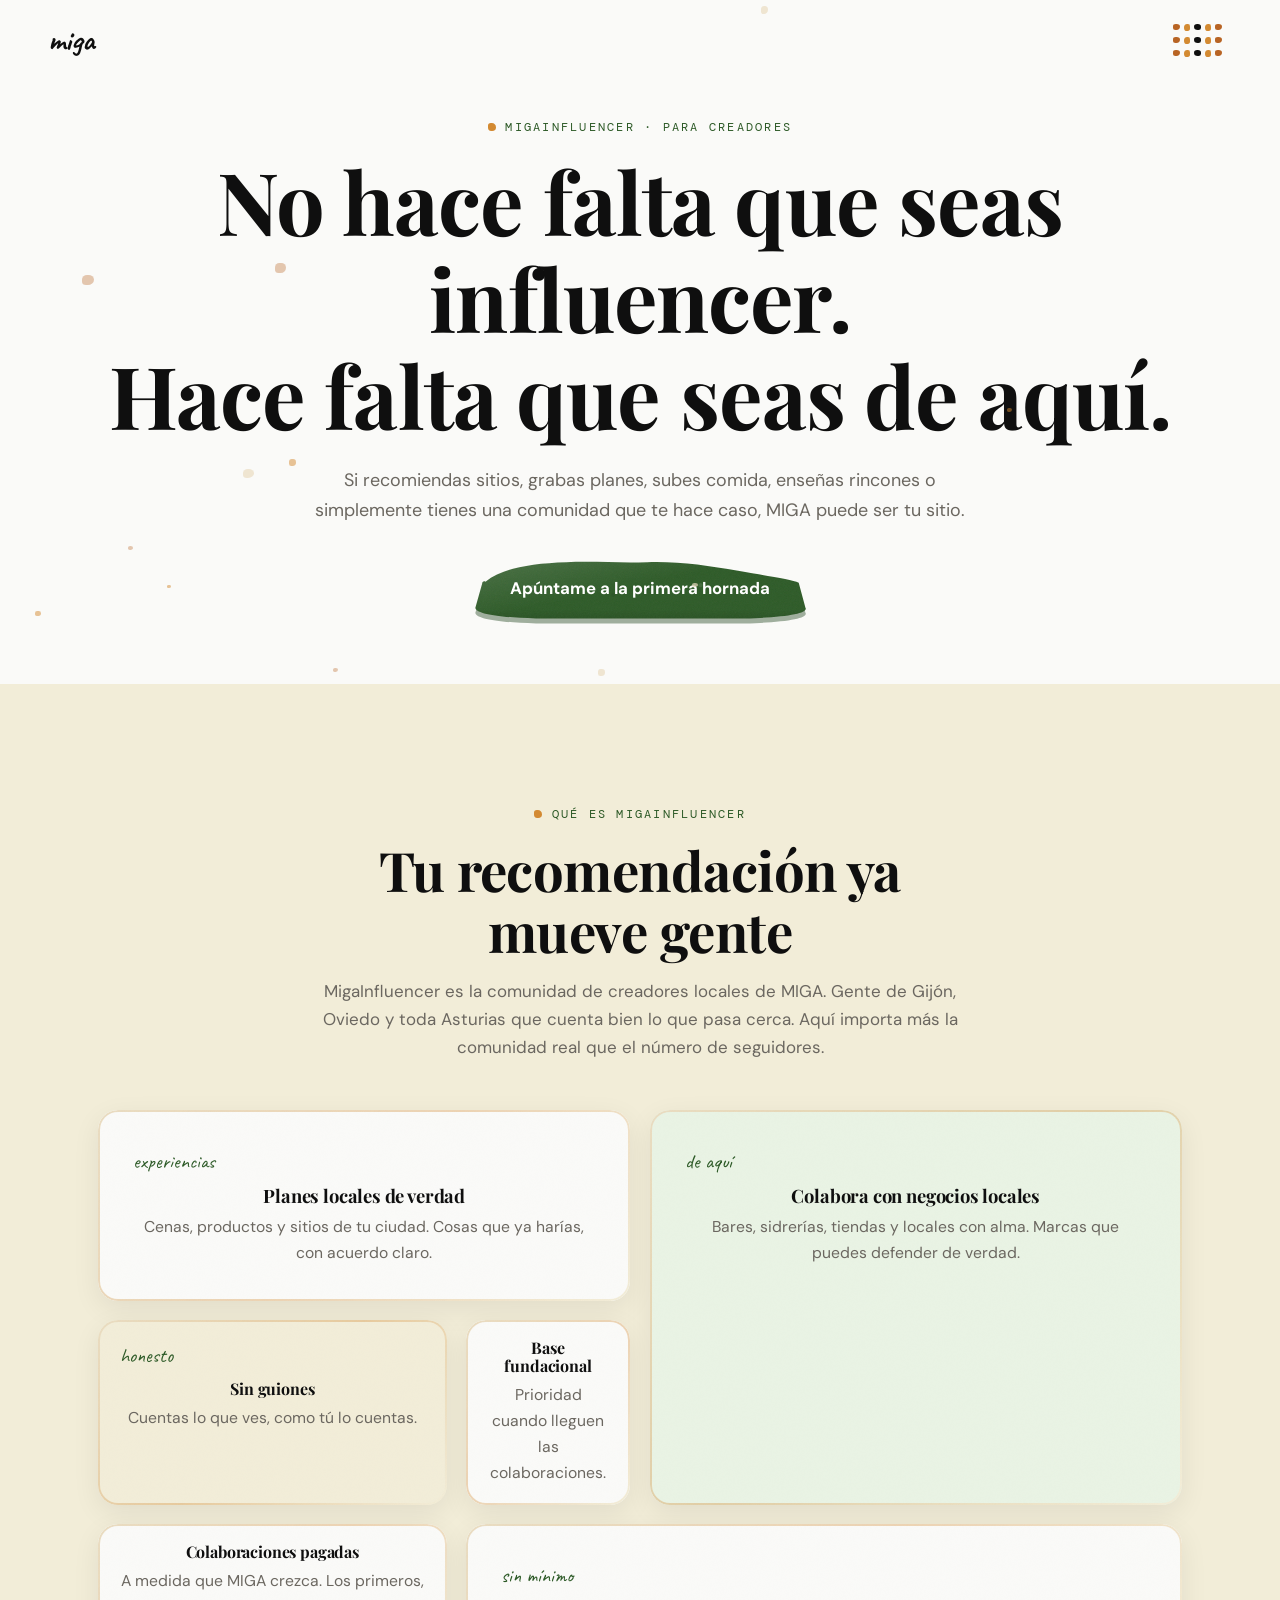
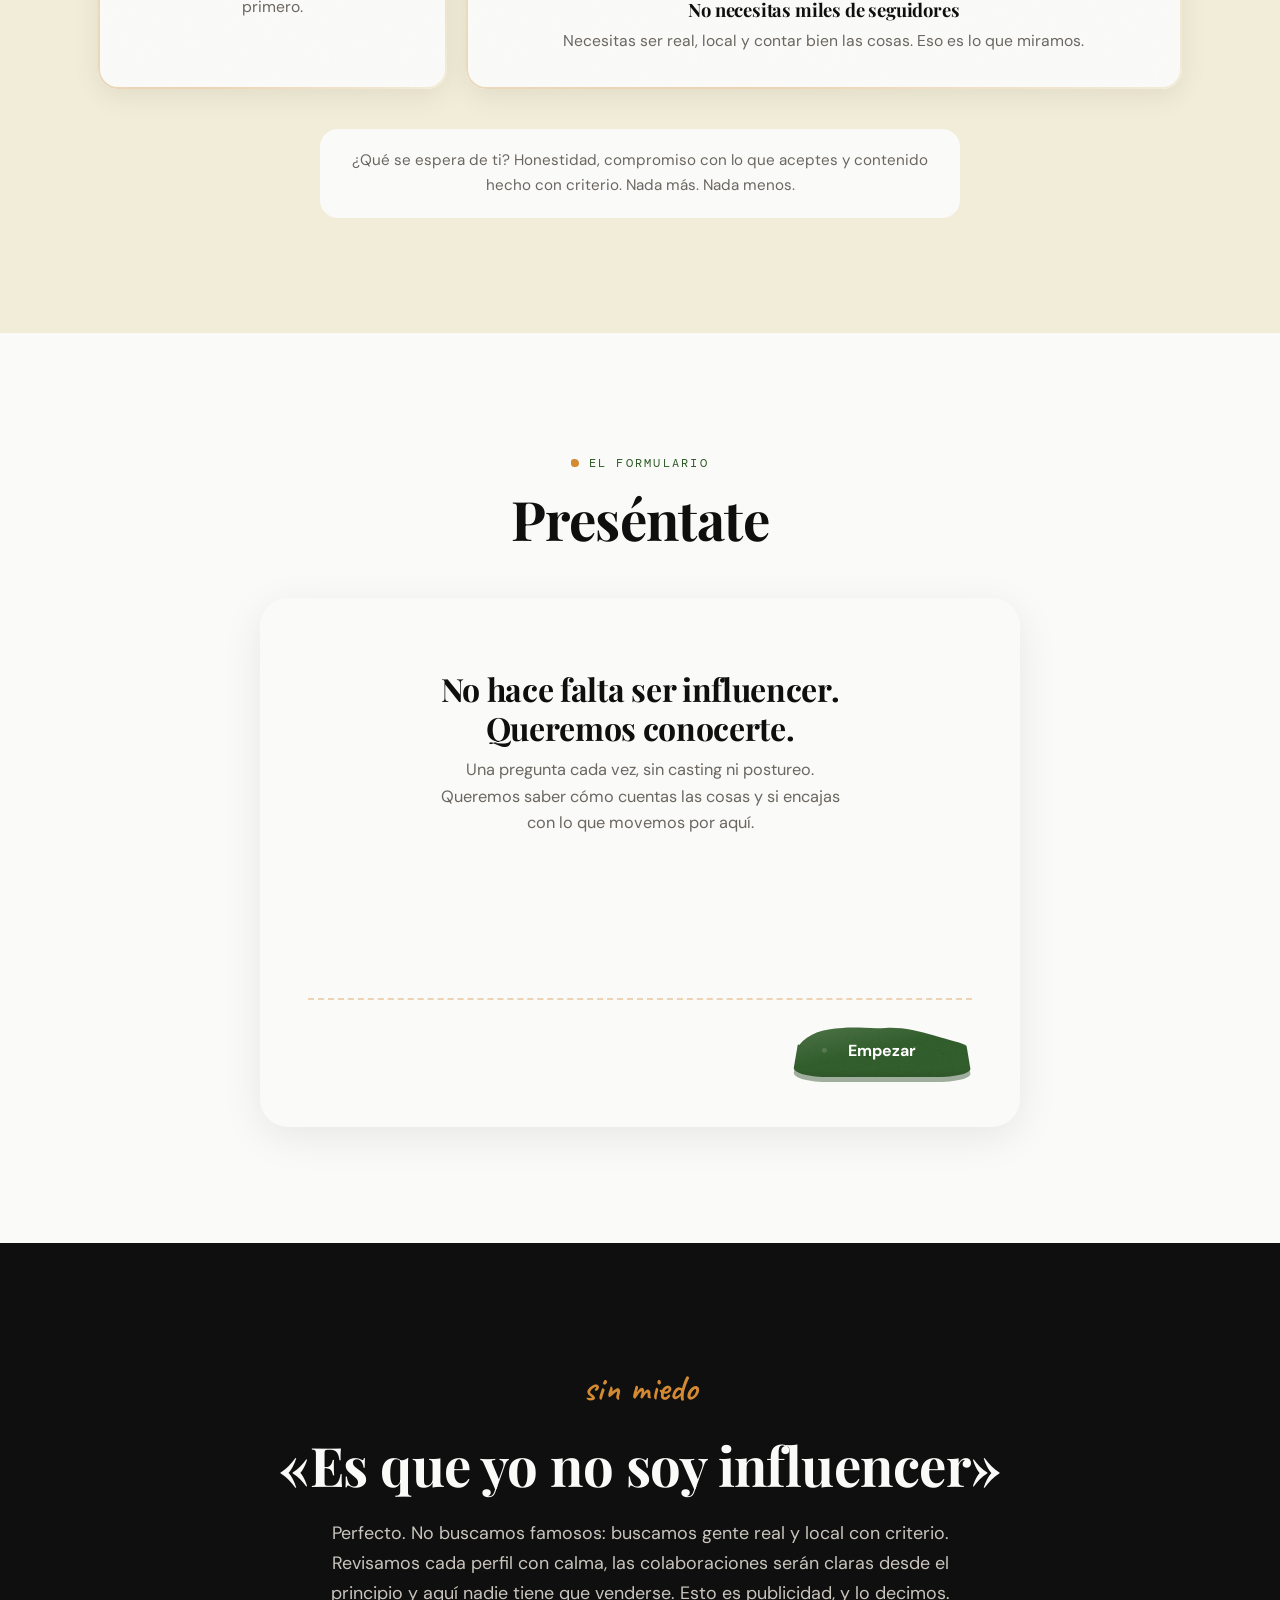
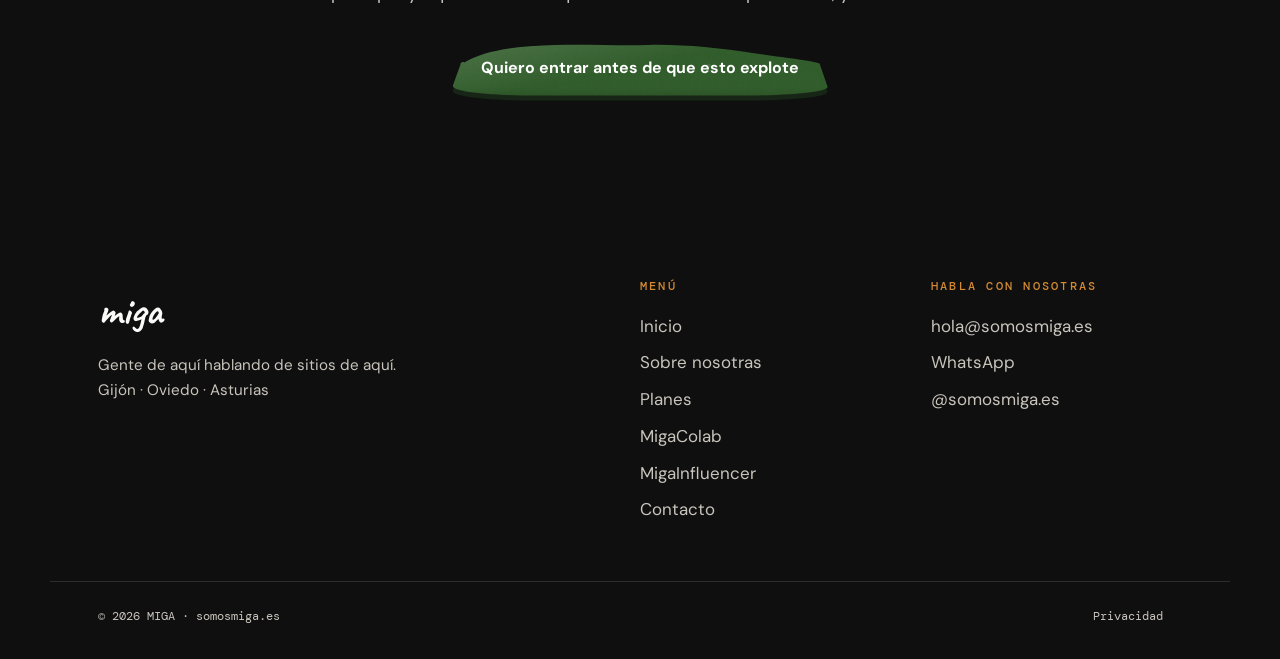
<file: migainfluencer.html>
<!DOCTYPE html>
<html lang="es">
<head>
<meta charset="UTF-8">
<meta name="viewport" content="width=device-width, initial-scale=1">
<title>MigaInfluencer · MIGA · Para creadores de contenido de Asturias</title>
<meta name="description" content="No hace falta que seas influencer. Si eres de Asturias y tienes algo que contar, apúntate a la primera hornada de MigaInfluencers. Experiencias, colaboraciones y contenido con sentido.">
<link rel="canonical" href="https://somosmiga.es/migainfluencer.html">
<meta property="og:title" content="No hace falta ser influencer. Hace falta ser de aquí. · MigaInfluencer">
<meta property="og:description" content="Apúntate a la primera hornada de creadores locales de MIGA. Experiencias y colaboraciones con negocios de Asturias.">
<meta property="og:url" content="https://somosmiga.es/migainfluencer.html">
<meta property="og:type" content="website">
<meta property="og:locale" content="es_ES">
<meta property="og:image" content="https://somosmiga.es/assets/og-miga.jpg">
<link rel="icon" type="image/png" href="assets/favicon.png">
<link rel="preconnect" href="https://fonts.googleapis.com">
<link rel="preconnect" href="https://fonts.gstatic.com" crossorigin>
<link href="https://fonts.googleapis.com/css2?family=Playfair+Display:wght@600;700;800&family=DM+Sans:wght@400;500;700&family=DM+Mono:wght@400;500&family=Caveat:wght@600;700&display=swap" rel="stylesheet">
<link rel="stylesheet" href="styles.css">
<!-- TODO: insertar GTM (GTM-XXXXXXX) igual que en index.html -->
</head>
<body data-pagina="migainfluencer">
<a class="skip-link" href="#contenido">Saltar al contenido</a>

<header class="cabecera">
  <a class="logo-header" href="index.html" aria-label="MIGA, inicio">
    <span class="logo-texto">miga</span>
  </a>
  <button class="btn-migas" aria-expanded="false" aria-label="Abrir menú" aria-controls="menu">
    <span class="linea-migas"><span class="miga-dot"></span><span class="miga-dot"></span><span class="miga-dot"></span><span class="miga-dot"></span><span class="miga-dot"></span></span>
    <span class="linea-migas"><span class="miga-dot"></span><span class="miga-dot"></span><span class="miga-dot"></span><span class="miga-dot"></span><span class="miga-dot"></span></span>
    <span class="linea-migas"><span class="miga-dot"></span><span class="miga-dot"></span><span class="miga-dot"></span><span class="miga-dot"></span><span class="miga-dot"></span></span>
  </button>
</header>

<nav class="menu-overlay" id="menu" aria-label="Menú principal">
  <ul class="menu-lista">
    <li><a href="index.html"><span class="num">01</span>Inicio</a></li>
    <li><a href="sobre-nosotras.html"><span class="num">02</span>Sobre nosotras</a></li>
    <li><a href="planes.html"><span class="num">03</span>Planes</a></li>
    <li><a href="migacolab.html"><span class="num">04</span>MigaColab</a></li>
    <li><a href="migainfluencer.html"><span class="num">05</span>MigaInfluencer</a></li>
    <li><a href="contacto.html"><span class="num">06</span>Contacto</a></li>
  </ul>
  <div class="menu-pie">
    <a href="https://instagram.com/somosmiga.es" target="_blank" rel="noopener" data-evento="click_instagram">@somosmiga.es</a>
    <a href="https://wa.me/34649498594" target="_blank" rel="noopener" data-evento="click_whatsapp">WhatsApp</a>
    <a href="mailto:hola@somosmiga.es" data-evento="click_email">hola@somosmiga.es</a>
  </div>
</nav>

<main id="contenido">

  <section class="hero" style="min-height:62svh" data-migas-flotantes="12">
    <div class="wrap centrado">
      <span class="etiqueta" style="color:var(--verde)">MigaInfluencer · Para creadores</span>
      <h1>No hace falta que seas influencer.<br>Hace falta que seas de aquí.</h1>
      <p class="sub" style="max-width:660px;margin:1.4rem auto 0;color:var(--gris);font-size:1.12rem">Si recomiendas sitios, grabas planes, subes comida, enseñas rincones o simplemente tienes una comunidad que te hace caso, MIGA puede ser tu sitio.</p>
      <div class="grupo-cta centrado">
        <a class="miga-slice-btn miga-slice-btn--creador miga-slice-btn--large" href="#formulario-creador" data-evento="click_cta_migainfluencer" data-etiqueta="hero_formulario">Apúntame a la primera hornada</a>
      </div>
    </div>
  </section>

  <section class="seccion-arena">
    <div class="wrap">
      <div class="intro-seccion revela">
        <span class="etiqueta" style="color:var(--verde)">Qué es MigaInfluencer</span>
        <h2>Tu recomendación ya mueve gente</h2>
        <p>MigaInfluencer es la comunidad de creadores locales de MIGA. Gente de Gijón, Oviedo y toda Asturias que cuenta bien lo que pasa cerca. Aquí importa más la comunidad real que el número de seguidores.</p>
      </div>
      <div class="miga-beneficios miga-beneficios--influencer">
        <article class="miga-organic-card miga-beneficios__item revela">
          <span class="miga-beneficios__palabra">experiencias</span>
          <h3>Planes locales de verdad</h3>
          <p>Cenas, productos y sitios de tu ciudad. Cosas que ya harías, con acuerdo claro.</p>
        </article>
        <article class="miga-organic-card miga-organic-card--alt miga-organic-card--menta miga-beneficios__item revela revela-2">
          <span class="miga-beneficios__palabra">de aquí</span>
          <h3>Colabora con negocios locales</h3>
          <p>Bares, sidrerías, tiendas y locales con alma. Marcas que puedes defender de verdad.</p>
        </article>
        <article class="miga-organic-card miga-organic-card--arena miga-beneficios__item miga-beneficios__item--compact revela">
          <span class="miga-beneficios__palabra">honesto</span>
          <h3>Sin guiones</h3>
          <p>Cuentas lo que ves, como tú lo cuentas.</p>
        </article>
        <article class="miga-organic-card miga-beneficios__item miga-beneficios__item--compact revela revela-2">
          <h3>Base fundacional</h3>
          <p>Prioridad cuando lleguen las colaboraciones.</p>
        </article>
        <article class="miga-organic-card miga-organic-card--alt miga-beneficios__item miga-beneficios__item--compact revela revela-3">
          <h3>Colaboraciones pagadas</h3>
          <p>A medida que MIGA crezca. Los primeros, primero.</p>
        </article>
        <article class="miga-organic-card miga-beneficios__item revela">
          <span class="miga-beneficios__palabra">sin mínimo</span>
          <h3>No necesitas miles de seguidores</h3>
          <p>Necesitas ser real, local y contar bien las cosas. Eso es lo que miramos.</p>
        </article>
      </div>
      <p class="nota-honesta revela">¿Qué se espera de ti? Honestidad, compromiso con lo que aceptes y contenido hecho con criterio. Nada más. Nada menos.</p>
    </div>
  </section>

  <section id="formulario-creador">
    <div class="wrap">
      <div class="intro-seccion revela">
        <span class="etiqueta" style="color:var(--verde)">El formulario</span>
        <h2>Preséntate</h2>
      </div>

      <form class="form-tarjeta form-flujo form-flujo--creador revela" name="migainfluencer" method="POST" action="gracias-migainfluencer.html" data-netlify="true" netlify-honeypot="bot-field" data-form="migainfluencer" data-form-flujo data-texto-enviar="Enviar: soy de aquí y recomiendo bien" novalidate>
        <input type="hidden" name="form-name" value="migainfluencer">
        <p class="oculto-visual"><label>No rellenes esto si eres humano: <input name="bot-field"></label></p>

        <div class="miga-crumb-bar" role="progressbar" aria-valuemin="1" aria-valuemax="12" aria-valuenow="1" aria-label="Progreso del formulario">
          <div class="miga-crumb-bar__track" aria-hidden="true">
            <span class="miga-crumb-bar__miga miga-crumb-bar__miga--f1"></span>
            <span class="miga-crumb-bar__miga miga-crumb-bar__miga--f2"></span>
            <span class="miga-crumb-bar__miga miga-crumb-bar__miga--f3"></span>
            <span class="miga-crumb-bar__miga miga-crumb-bar__miga--f4"></span>
            <span class="miga-crumb-bar__miga miga-crumb-bar__miga--f5"></span>
            <span class="miga-crumb-bar__miga miga-crumb-bar__miga--f6"></span>
            <span class="miga-crumb-bar__miga miga-crumb-bar__miga--f7"></span>
            <span class="miga-crumb-bar__miga miga-crumb-bar__miga--f8"></span>
            <span class="miga-crumb-bar__miga miga-crumb-bar__miga--f9"></span>
            <span class="miga-crumb-bar__miga miga-crumb-bar__miga--f10"></span>
            <span class="miga-crumb-bar__miga miga-crumb-bar__miga--f11"></span>
            <span class="miga-crumb-bar__miga miga-crumb-bar__miga--f12"></span>
          </div>
        </div>

        <div class="form-flujo__viewport">

          <!-- Paso 0 · Bienvenida -->
          <div class="form-flujo__paso form-flujo__paso--bienvenida" data-paso-tipo="bienvenida">
            <h3 class="form-flujo__pregunta">No hace falta ser influencer.<br>Queremos conocerte.</h3>
            <p class="form-flujo__ayuda">Una pregunta cada vez, sin casting ni postureo. Queremos saber cómo cuentas las cosas y si encajas con lo que movemos por aquí.</p>
          </div>

          <!-- Paso 1 · Nombre -->
          <div class="form-flujo__paso" data-pregunta="Nombre y apellidos">
            <h3 class="form-flujo__pregunta">¿Cómo te llamas?</h3>
            <div class="campo">
              <label for="i-nombre">Nombre y apellidos</label>
              <input id="i-nombre" name="nombre" type="text" required autocomplete="name" placeholder="Tu nombre completo">
              <p class="mensaje-error">Dinos cómo te llamas.</p>
            </div>
            <p class="form-flujo__error">Dinos cómo te llamas.</p>
          </div>

          <!-- Paso 2 · Edad -->
          <div class="form-flujo__paso" data-pregunta="Edad">
            <h3 class="form-flujo__pregunta">¿Cuántos años tienes?</h3>
            <p class="form-flujo__ayuda">Mínimo 16. Solo lo usamos para encajar colaboraciones.</p>
            <div class="campo">
              <label for="i-edad">Edad</label>
              <input id="i-edad" name="edad" type="number" min="16" max="99" required inputmode="numeric" placeholder="Ej.: 28">
              <p class="mensaje-error">Necesitamos tu edad (mínimo 16).</p>
            </div>
            <p class="form-flujo__error">Necesitamos tu edad (mínimo 16).</p>
          </div>

          <!-- Paso 3 · Ciudad -->
          <div class="form-flujo__paso" data-pregunta="Ciudad / zona">
            <h3 class="form-flujo__pregunta">¿Desde dónde creas?</h3>
            <div class="campo">
              <label for="i-ciudad">Ciudad / zona</label>
              <input id="i-ciudad" name="ciudad" type="text" required placeholder="Gijón, Oviedo, Avilés…">
              <p class="mensaje-error">¿Desde dónde creas?</p>
            </div>
            <p class="form-flujo__error">¿Desde dónde creas?</p>
          </div>

          <!-- Paso 4 · Email -->
          <div class="form-flujo__paso" data-pregunta="Email">
            <h3 class="form-flujo__pregunta">¿Cuál es tu email?</h3>
            <div class="campo">
              <label for="i-email">Email</label>
              <input id="i-email" name="email" type="email" required autocomplete="email" placeholder="tu@email.com">
              <p class="mensaje-error">Revisa el email, parece incompleto.</p>
            </div>
            <p class="form-flujo__error">Revisa el email, parece incompleto.</p>
          </div>

          <!-- Paso 5 · Teléfono -->
          <div class="form-flujo__paso" data-pregunta="Teléfono / WhatsApp">
            <h3 class="form-flujo__pregunta">¿Un teléfono o WhatsApp para avisarte?</h3>
            <div class="campo">
              <label for="i-tel">Teléfono / WhatsApp</label>
              <input id="i-tel" name="whatsapp" type="tel" required autocomplete="tel" inputmode="tel" placeholder="649 000 000">
              <p class="mensaje-error">Necesitamos un teléfono válido (mínimo 9 dígitos).</p>
            </div>
            <p class="form-flujo__error">Necesitamos un teléfono válido (mínimo 9 dígitos).</p>
          </div>

          <!-- Paso 6 · Instagram -->
          <div class="form-flujo__paso" data-pregunta="Instagram">
            <h3 class="form-flujo__pregunta">¿Cuál es tu Instagram?</h3>
            <div class="campo">
              <label for="i-ig">Instagram</label>
              <input id="i-ig" name="instagram" type="text" required placeholder="@tuusuario">
              <p class="mensaje-error">Pon tu usuario de Instagram.</p>
            </div>
            <p class="form-flujo__error">Pon tu usuario de Instagram.</p>
          </div>

          <!-- Paso 7 · TikTok (opcional / saltar) -->
          <div class="form-flujo__paso" data-opcional data-saltar data-pregunta="TikTok">
            <h3 class="form-flujo__pregunta">¿Tienes TikTok?</h3>
            <p class="form-flujo__ayuda">Opcional. Si no usas TikTok, pulsa «No tengo / Saltar».</p>
            <div class="campo">
              <label for="i-tiktok">TikTok</label>
              <input id="i-tiktok" name="tiktok" type="text" placeholder="@tuusuario">
            </div>
          </div>

          <!-- Paso 8 · Otras redes (opcional / saltar) -->
          <div class="form-flujo__paso" data-opcional data-saltar data-pregunta="Otras redes">
            <h3 class="form-flujo__pregunta">¿Alguna otra red?</h3>
            <p class="form-flujo__ayuda">YouTube, Twitch, blog… Si no tienes, salta sin problema.</p>
            <div class="campo">
              <label for="i-otras">Otras redes</label>
              <input id="i-otras" name="otras_redes" type="text" placeholder="YouTube, Twitch, blog…">
            </div>
          </div>

          <!-- Paso 9 · Seguidores -->
          <div class="form-flujo__paso" data-pregunta="Seguidores aproximados">
            <h3 class="form-flujo__pregunta">¿Cuántos seguidores tienes, más o menos?</h3>
            <p class="form-flujo__ayuda">Un número aproximado nos vale. Aquí no hay mínimo: nos importa más el criterio que la cifra.</p>
            <div class="campo">
              <label for="i-seguidores">Seguidores aproximados</label>
              <input id="i-seguidores" name="seguidores" type="text" required placeholder="Ej.: 1.500 en Instagram, 800 en TikTok">
              <p class="mensaje-error">Un número aproximado nos vale.</p>
            </div>
            <p class="form-flujo__error">Un número aproximado nos vale.</p>
          </div>

          <!-- Paso 10 · Nichos -->
          <div class="form-flujo__paso" data-pregunta="Nichos o temas">
            <h3 class="form-flujo__pregunta">¿De qué hablas normalmente?</h3>
            <p class="form-flujo__ayuda">Elige uno o varios.</p>
            <fieldset data-requiere-al-menos-uno>
              <legend>Nichos o temas</legend>
              <div class="opciones form-flujo__opciones form-flujo__opciones--grid">
                <label class="opcion"><input type="checkbox" name="nicho" value="Gastronomía"><span>Gastronomía</span></label>
                <label class="opcion"><input type="checkbox" name="nicho" value="Planes en Asturias"><span>Planes en Asturias</span></label>
                <label class="opcion"><input type="checkbox" name="nicho" value="Lifestyle"><span>Lifestyle</span></label>
                <label class="opcion"><input type="checkbox" name="nicho" value="Moda"><span>Moda</span></label>
                <label class="opcion"><input type="checkbox" name="nicho" value="Deporte"><span>Deporte</span></label>
                <label class="opcion"><input type="checkbox" name="nicho" value="Cultura"><span>Cultura</span></label>
                <label class="opcion"><input type="checkbox" name="nicho" value="Mascotas"><span>Mascotas</span></label>
                <label class="opcion"><input type="checkbox" name="nicho" value="Viajes"><span>Viajes</span></label>
                <label class="opcion"><input type="checkbox" name="nicho" value="Humor"><span>Humor</span></label>
                <label class="opcion"><input type="checkbox" name="nicho" value="Otro"><span>Otro</span></label>
              </div>
            </fieldset>
            <p class="form-flujo__error">Elige al menos un tema.</p>
          </div>

          <!-- Condicional · Otro nicho -->
          <div class="form-flujo__paso" data-condicional="nicho:Otro" data-pregunta="Detalle nicho">
            <h3 class="form-flujo__pregunta">¿Qué otro tema cuentas?</h3>
            <div class="campo">
              <label for="i-nicho-otro">Cuéntanos el tema</label>
              <input id="i-nicho-otro" name="nicho_otro" type="text" required placeholder="En pocas palabras…">
              <p class="mensaje-error">Cuéntanos qué tema te encaja.</p>
            </div>
            <p class="form-flujo__error">Cuéntanos qué tema te encaja.</p>
          </div>

          <!-- Paso 11 · Tipo de contenido -->
          <div class="form-flujo__paso" data-pregunta="Tipo de contenido">
            <h3 class="form-flujo__pregunta">¿Qué tipo de contenido haces?</h3>
            <p class="form-flujo__ayuda">Puedes marcar varios.</p>
            <fieldset data-requiere-al-menos-uno>
              <legend>Tipo de contenido</legend>
              <div class="opciones form-flujo__opciones form-flujo__opciones--grid">
                <label class="opcion"><input type="checkbox" name="tipo_contenido" value="Reels"><span>Reels</span></label>
                <label class="opcion"><input type="checkbox" name="tipo_contenido" value="Stories"><span>Stories</span></label>
                <label class="opcion"><input type="checkbox" name="tipo_contenido" value="TikToks"><span>TikToks</span></label>
                <label class="opcion"><input type="checkbox" name="tipo_contenido" value="Fotos"><span>Fotos</span></label>
                <label class="opcion"><input type="checkbox" name="tipo_contenido" value="Reseñas"><span>Reseñas</span></label>
                <label class="opcion"><input type="checkbox" name="tipo_contenido" value="UGC para marcas"><span>UGC</span></label>
                <label class="opcion"><input type="checkbox" name="tipo_contenido" value="Otro"><span>Otro</span></label>
              </div>
            </fieldset>
            <p class="form-flujo__error">Marca al menos un tipo de contenido.</p>
          </div>

          <!-- Condicional · Otro tipo de contenido -->
          <div class="form-flujo__paso" data-condicional="tipo_contenido:Otro" data-pregunta="Detalle contenido">
            <h3 class="form-flujo__pregunta">¿Qué otro formato usas?</h3>
            <div class="campo">
              <label for="i-contenido-otro">Cuéntanos el formato</label>
              <input id="i-contenido-otro" name="tipo_contenido_otro" type="text" required placeholder="Podcast, newsletter, directos…">
              <p class="mensaje-error">Cuéntanos qué tipo de contenido haces.</p>
            </div>
            <p class="form-flujo__error">Cuéntanos qué tipo de contenido haces.</p>
          </div>

          <!-- Paso 12 · Experiencia previa -->
          <div class="form-flujo__paso" data-auto-avanzar="true" data-pregunta="Experiencia previa">
            <h3 class="form-flujo__pregunta">¿Has colaborado antes con marcas o negocios?</h3>
            <fieldset data-requiere-radio>
              <legend>Experiencia previa</legend>
              <div class="opciones form-flujo__opciones">
                <label class="opcion"><input type="radio" name="experiencia_colabs" value="Sí" required><span>Sí</span></label>
                <label class="opcion"><input type="radio" name="experiencia_colabs" value="Alguna vez"><span>Alguna vez</span></label>
                <label class="opcion"><input type="radio" name="experiencia_colabs" value="No"><span>No (y no pasa nada)</span></label>
              </div>
            </fieldset>
            <p class="form-flujo__error">Elige una opción para seguir.</p>
          </div>

          <!-- Paso 13 · Colaboraciones que interesan -->
          <div class="form-flujo__paso" data-pregunta="Colaboraciones que interesan">
            <h3 class="form-flujo__pregunta">¿Qué colaboraciones te interesan?</h3>
            <fieldset data-requiere-al-menos-uno>
              <legend>Colaboraciones</legend>
              <div class="opciones form-flujo__opciones">
                <label class="opcion"><input type="checkbox" name="interes_colabs" value="Experiencias/invitaciones"><span>Experiencias / invitaciones</span></label>
                <label class="opcion"><input type="checkbox" name="interes_colabs" value="Producto"><span>Producto</span></label>
                <label class="opcion"><input type="checkbox" name="interes_colabs" value="Colaboraciones pagadas"><span>Colaboraciones pagadas</span></label>
                <label class="opcion"><input type="checkbox" name="interes_colabs" value="UGC"><span>UGC</span></label>
                <label class="opcion"><input type="checkbox" name="interes_colabs" value="Todas, según el caso"><span>Todas, según el caso</span></label>
              </div>
            </fieldset>
            <p class="form-flujo__error">Elige al menos una opción.</p>
          </div>

          <!-- Paso 14 · Zonas -->
          <div class="form-flujo__paso" data-pregunta="Zonas de movilidad">
            <h3 class="form-flujo__pregunta">¿En qué zonas puedes moverte?</h3>
            <fieldset data-requiere-al-menos-uno>
              <legend>Zonas</legend>
              <div class="opciones form-flujo__opciones form-flujo__opciones--grid">
                <label class="opcion"><input type="checkbox" name="zonas" value="Gijón"><span>Gijón</span></label>
                <label class="opcion"><input type="checkbox" name="zonas" value="Oviedo"><span>Oviedo</span></label>
                <label class="opcion"><input type="checkbox" name="zonas" value="Avilés"><span>Avilés</span></label>
                <label class="opcion"><input type="checkbox" name="zonas" value="Cuencas"><span>Cuencas</span></label>
                <label class="opcion"><input type="checkbox" name="zonas" value="Oriente"><span>Oriente</span></label>
                <label class="opcion"><input type="checkbox" name="zonas" value="Occidente"><span>Occidente</span></label>
                <label class="opcion"><input type="checkbox" name="zonas" value="Toda Asturias"><span>Toda Asturias</span></label>
              </div>
            </fieldset>
            <p class="form-flujo__error">Marca al menos una zona.</p>
          </div>

          <!-- Paso 15 · Cómo recomiendas -->
          <div class="form-flujo__paso form-flujo__paso--amplio" data-pregunta="Cómo recomiendas">
            <h3 class="form-flujo__pregunta">Cuéntanos cómo recomendarías un sitio que te gusta</h3>
            <p class="form-flujo__ayuda">Esta es la parte que más nos importa. Escríbelo como lo dirías de verdad — como si se lo contaras a alguien de confianza. Sin guión ni postureo.</p>
            <div class="campo">
              <label for="i-como">Cómo recomiendas</label>
              <textarea id="i-como" name="como_recomiendas" required placeholder="Cuéntalo con naturalidad, como en un audio a alguien de confianza…"></textarea>
              <p class="mensaje-error">Cuéntanoslo con tus palabras. Nos importa cómo cuentas las cosas.</p>
            </div>
            <p class="form-flujo__error">Cuéntanoslo con tus palabras. Nos importa cómo cuentas las cosas.</p>
          </div>

          <!-- Paso 16 · Contenido que te representa -->
          <div class="form-flujo__paso" data-pregunta="Contenido que te representa">
            <h3 class="form-flujo__pregunta">¿Un enlace a un contenido tuyo que te represente?</h3>
            <p class="form-flujo__ayuda">Reel, TikTok, reseña, vídeo de YouTube… Aceptamos enlaces de Instagram, TikTok, YouTube u otras plataformas. Debe empezar por https://</p>
            <div class="campo">
              <label for="i-link">URL del contenido</label>
              <input id="i-link" name="link_contenido" type="url" required placeholder="https://www.instagram.com/reel/…">
              <p class="mensaje-error">Pega el enlace completo (con https://).</p>
            </div>
            <p class="form-flujo__error">Pega el enlace completo (con https://).</p>
          </div>

          <!-- Paso 17 · Revisión -->
          <div class="form-flujo__paso" data-paso-tipo="revision">
            <h3 class="form-flujo__pregunta">Revisa y envía</h3>
            <p class="form-flujo__ayuda">Comprueba que todo encaja. Revisamos cada perfil con calma y te escribiremos cuando exista un encaje real.</p>
            <div class="form-flujo__revision" aria-live="polite"></div>
            <label class="consentimiento">
              <input type="checkbox" name="consentimiento" value="si" required>
              <span>Acepto que MIGA revise mi perfil y me contacte si encajo con futuras colaboraciones. *</span>
            </label>
            <p class="form-flujo__error">Necesitamos tu consentimiento para enviar.</p>
          </div>

        </div>

        <div class="form-flujo__nav">
          <button type="button" class="form-flujo__atras miga-slice-btn miga-slice-btn--secondary" hidden>Atrás</button>
          <button type="button" class="form-flujo__continuar miga-slice-btn miga-slice-btn--creador">Empezar</button>
        </div>
      </form>
    </div>
  </section>

  <section class="seccion-oscura manifiesto">
    <div class="wrap centrado">
      <span class="mano revela">sin miedo</span>
      <h2 class="revela">«Es que yo no soy influencer»</h2>
      <p class="revela revela-2">Perfecto. No buscamos famosos: buscamos gente real y local con criterio. Revisamos cada perfil con calma, las colaboraciones serán claras desde el principio y aquí nadie tiene que venderse. Esto es publicidad, y lo decimos.</p>
      <div class="grupo-cta centrado revela revela-3">
        <a class="miga-slice-btn miga-slice-btn--creador" href="#formulario-creador" data-evento="click_cta_migainfluencer" data-etiqueta="objeciones">Quiero entrar antes de que esto explote</a>
      </div>
    </div>
  </section>

</main>

<footer class="pie">
  <div class="pie-rejilla">
    <div>
      <span class="logo-pie">miga</span>
      <p class="lema">Gente de aquí hablando de sitios de aquí.<br>Gijón · Oviedo · Asturias</p>
    </div>
    <div>
      <h4>Menú</h4>
      <ul>
        <li><a href="index.html">Inicio</a></li>
        <li><a href="sobre-nosotras.html">Sobre nosotras</a></li>
        <li><a href="planes.html">Planes</a></li>
        <li><a href="migacolab.html">MigaColab</a></li>
        <li><a href="migainfluencer.html">MigaInfluencer</a></li>
        <li><a href="contacto.html">Contacto</a></li>
      </ul>
    </div>
    <div>
      <h4>Habla con nosotras</h4>
      <ul>
        <li><a href="mailto:hola@somosmiga.es" data-evento="click_email">hola@somosmiga.es</a></li>
        <li><a href="https://wa.me/34649498594" target="_blank" rel="noopener" data-evento="click_whatsapp">WhatsApp</a></li>
        <li><a href="https://instagram.com/somosmiga.es" target="_blank" rel="noopener" data-evento="click_instagram">@somosmiga.es</a></li>
      </ul>
    </div>
  </div>
  <div class="pie-legal">
    <span>© 2026 MIGA · somosmiga.es</span>
    <span><a href="privacidad.html">Privacidad</a></span>
  </div>
</footer>

<script src="script.js"></script>
</body>
</html>
</file>
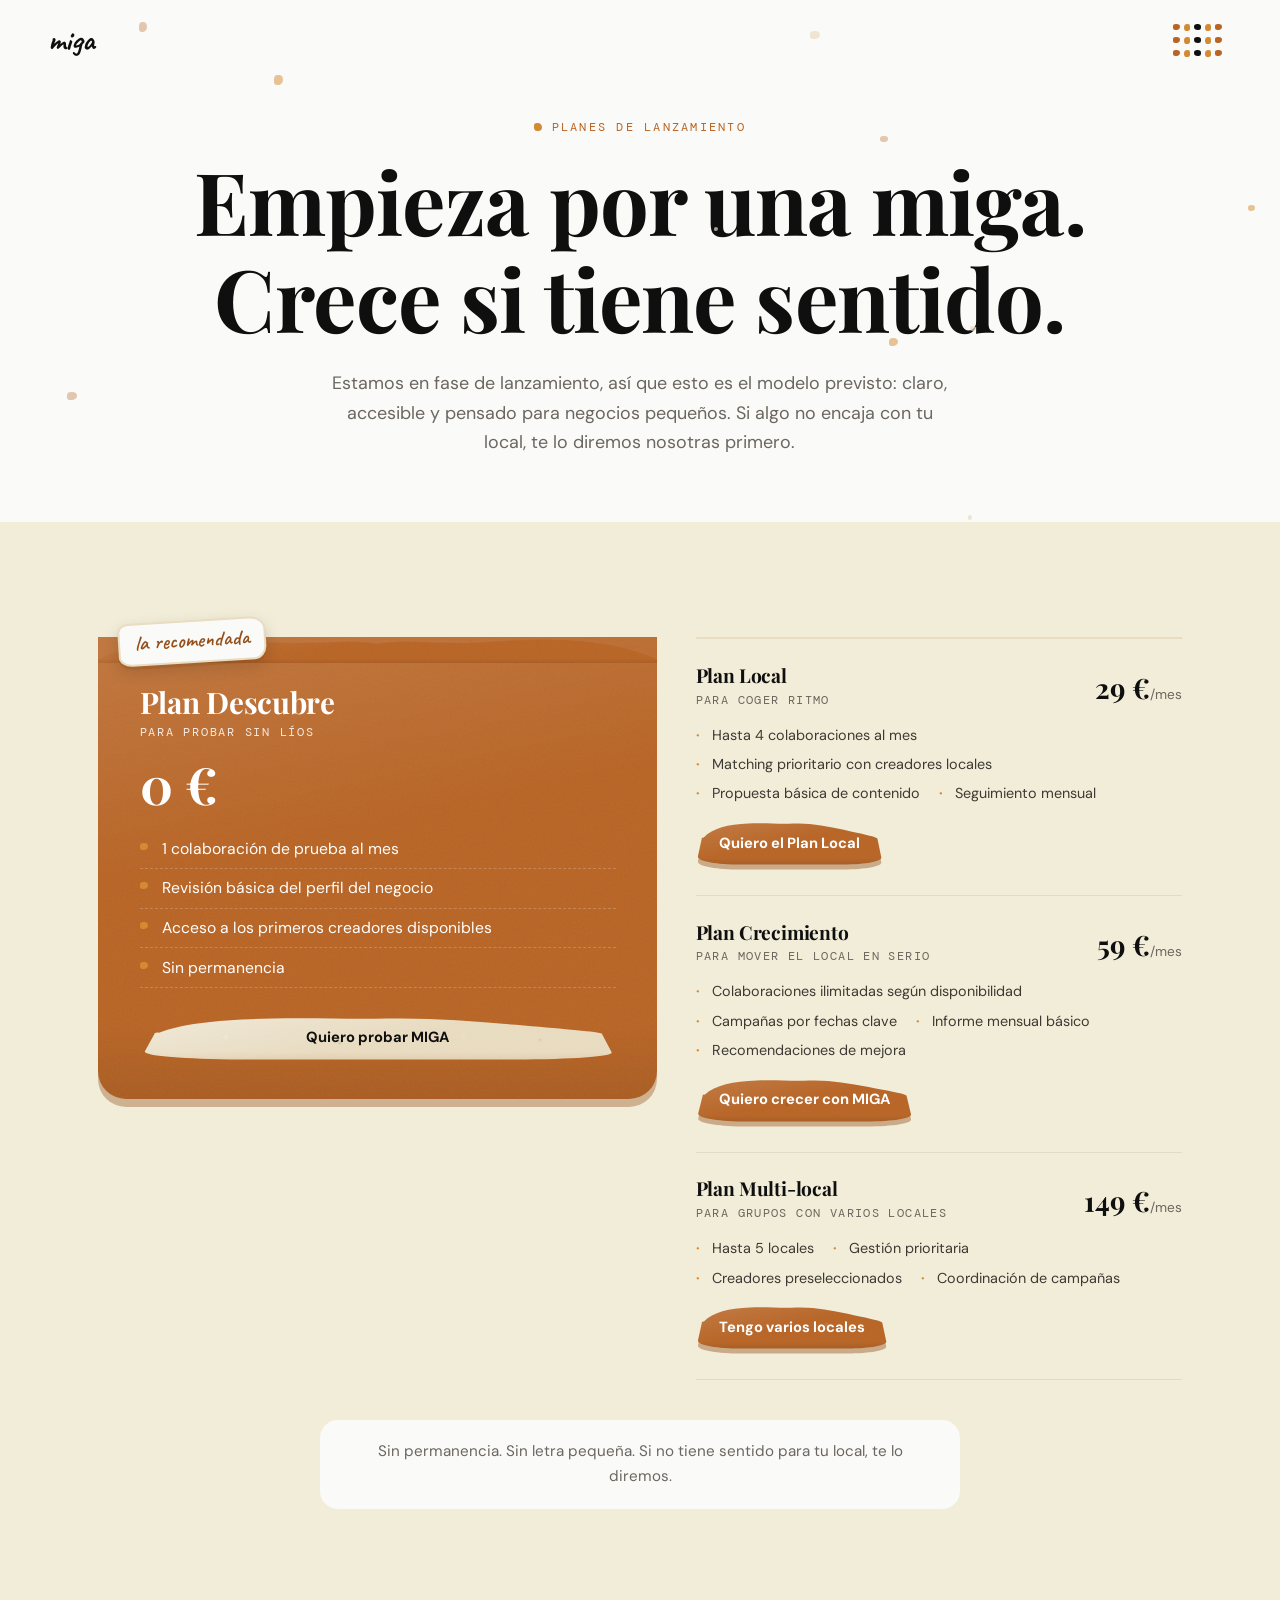
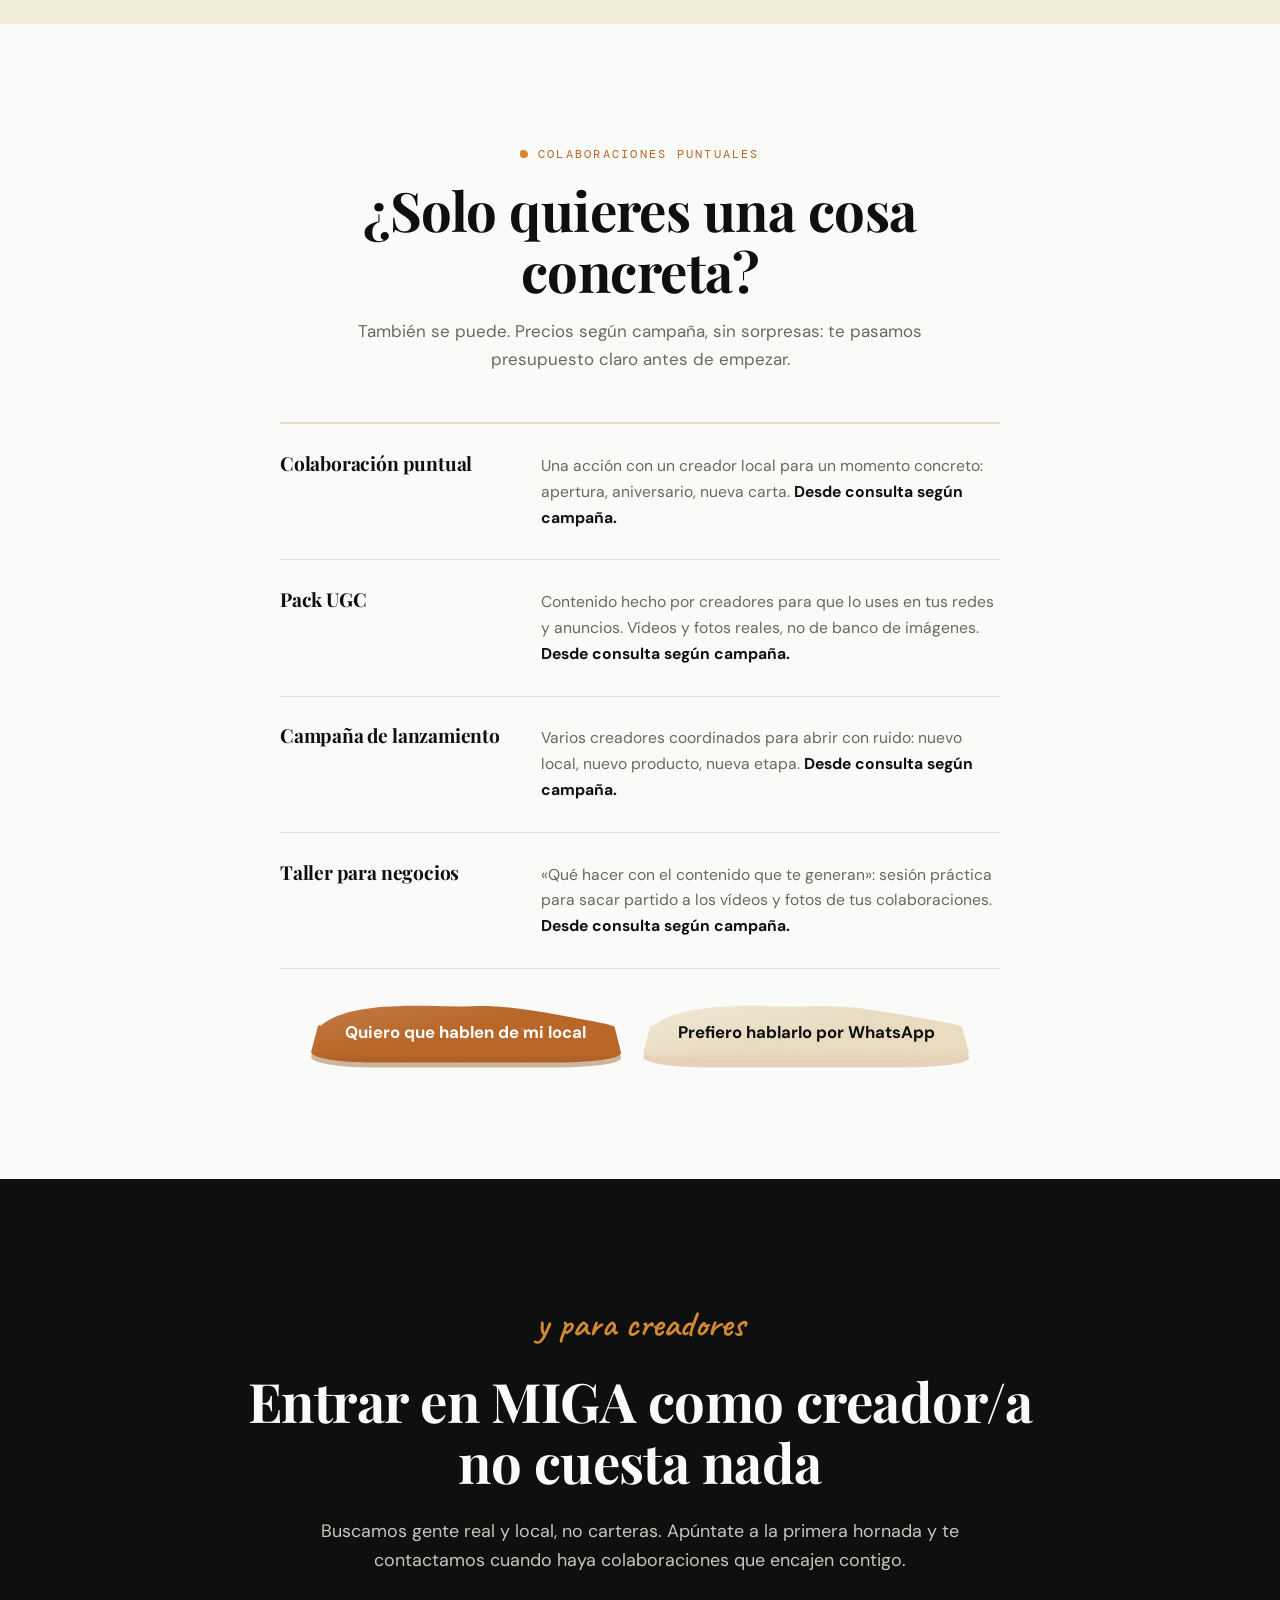
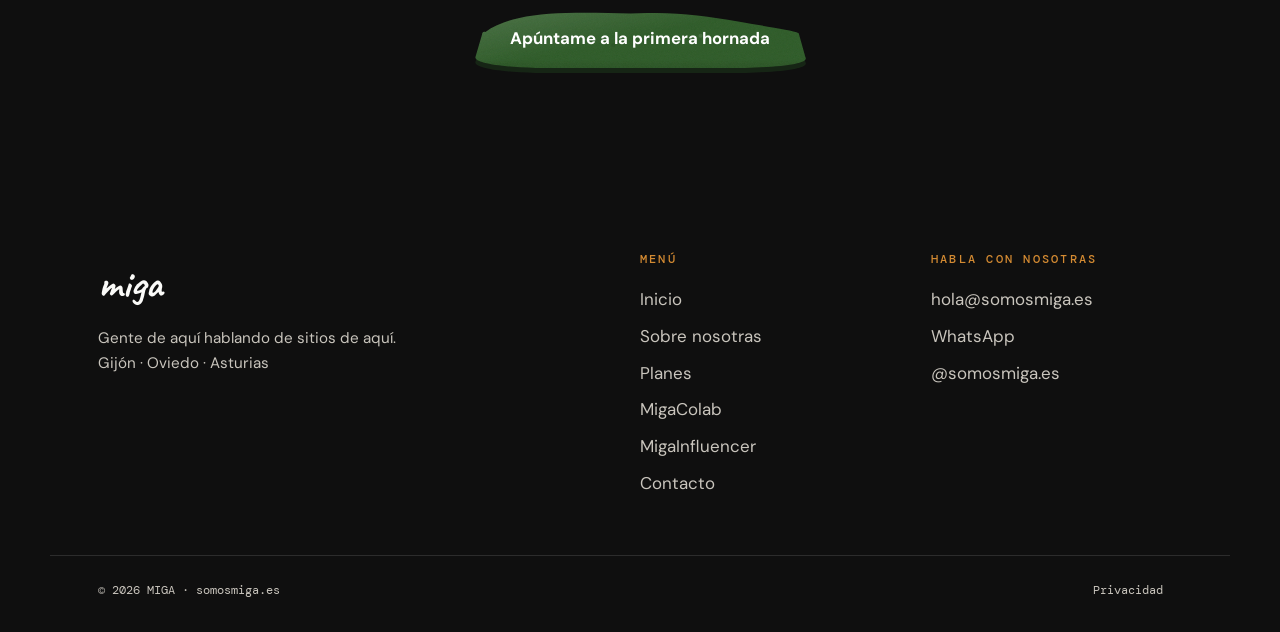
<file: planes.html>
<!DOCTYPE html>
<html lang="es">
<head>
<meta charset="UTF-8">
<meta name="viewport" content="width=device-width, initial-scale=1">
<title>Planes · MIGA · Colaboraciones con creadores locales para negocios de Asturias</title>
<meta name="description" content="Planes de lanzamiento de MIGA para bares, restaurantes, sidrerías y tiendas de Asturias. Empieza gratis, sin permanencia y sin letra pequeña.">
<link rel="canonical" href="https://somosmiga.es/planes.html">
<meta property="og:title" content="Planes MIGA · Empieza gratis, sin permanencia">
<meta property="og:description" content="Colaboraciones con creadores locales para negocios de Asturias. Desde 0 €. Sin letra pequeña.">
<meta property="og:url" content="https://somosmiga.es/planes.html">
<meta property="og:type" content="website">
<meta property="og:locale" content="es_ES">
<meta property="og:image" content="https://somosmiga.es/assets/og-miga.jpg">
<link rel="icon" type="image/png" href="assets/favicon.png">
<link rel="preconnect" href="https://fonts.googleapis.com">
<link rel="preconnect" href="https://fonts.gstatic.com" crossorigin>
<link href="https://fonts.googleapis.com/css2?family=Playfair+Display:wght@600;700;800&family=DM+Sans:wght@400;500;700&family=DM+Mono:wght@400;500&family=Caveat:wght@600;700&display=swap" rel="stylesheet">
<link rel="stylesheet" href="styles.css">
<!-- TODO: insertar GTM (GTM-XXXXXXX) igual que en index.html -->
</head>
<body data-pagina="pricing">
<a class="skip-link" href="#contenido">Saltar al contenido</a>

<header class="cabecera">
  <a class="logo-header" href="index.html" aria-label="MIGA, inicio">
    <span class="logo-texto">miga</span>
  </a>
  <button class="btn-migas" aria-expanded="false" aria-label="Abrir menú" aria-controls="menu">
    <span class="linea-migas"><span class="miga-dot"></span><span class="miga-dot"></span><span class="miga-dot"></span><span class="miga-dot"></span><span class="miga-dot"></span></span>
    <span class="linea-migas"><span class="miga-dot"></span><span class="miga-dot"></span><span class="miga-dot"></span><span class="miga-dot"></span><span class="miga-dot"></span></span>
    <span class="linea-migas"><span class="miga-dot"></span><span class="miga-dot"></span><span class="miga-dot"></span><span class="miga-dot"></span><span class="miga-dot"></span></span>
  </button>
</header>

<nav class="menu-overlay" id="menu" aria-label="Menú principal">
  <ul class="menu-lista">
    <li><a href="index.html"><span class="num">01</span>Inicio</a></li>
    <li><a href="sobre-nosotras.html"><span class="num">02</span>Sobre nosotras</a></li>
    <li><a href="planes.html"><span class="num">03</span>Planes</a></li>
    <li><a href="migacolab.html"><span class="num">04</span>MigaColab</a></li>
    <li><a href="migainfluencer.html"><span class="num">05</span>MigaInfluencer</a></li>
    <li><a href="contacto.html"><span class="num">06</span>Contacto</a></li>
  </ul>
  <div class="menu-pie">
    <a href="https://instagram.com/somosmiga.es" target="_blank" rel="noopener" data-evento="click_instagram">@somosmiga.es</a>
    <a href="https://wa.me/34649498594" target="_blank" rel="noopener" data-evento="click_whatsapp">WhatsApp</a>
    <a href="mailto:hola@somosmiga.es" data-evento="click_email">hola@somosmiga.es</a>
  </div>
</nav>

<main id="contenido">

  <section class="hero" style="min-height:56svh" data-migas-flotantes="10">
    <div class="wrap centrado">
      <span class="etiqueta">Planes de lanzamiento</span>
      <h1>Empieza por una miga.<br>Crece si tiene sentido.</h1>
      <p class="sub" style="max-width:620px;margin:1.4rem auto 0;color:var(--gris);font-size:1.12rem">Estamos en fase de lanzamiento, así que esto es el modelo previsto: claro, accesible y pensado para negocios pequeños. Si algo no encaja con tu local, te lo diremos nosotras primero.</p>
    </div>
  </section>

  <section class="seccion-arena" id="planes">
    <div class="wrap">
      <div class="miga-planes-composicion">

        <article class="miga-plan-slice revela" data-evento="click_plan_descubre" style="cursor:default">
          <span class="miga-plan-slice__etiqueta mano">la recomendada</span>
          <h3>Plan Descubre</h3>
          <p class="para">Para probar sin líos</p>
          <p class="precio">0 €</p>
          <ul>
            <li>1 colaboración de prueba al mes</li>
            <li>Revisión básica del perfil del negocio</li>
            <li>Acceso a los primeros creadores disponibles</li>
            <li>Sin permanencia</li>
          </ul>
          <a class="miga-slice-btn miga-slice-btn--secondary miga-slice-btn--compact" href="migacolab.html" data-evento="click_plan_descubre">Quiero probar MIGA</a>
        </article>

        <div class="miga-planes-editorial">
          <article class="miga-plan-editorial revela revela-2">
            <h3>Plan Local</h3>
            <p class="para">Para coger ritmo</p>
            <p class="precio">29 €<small>/mes</small></p>
            <ul>
              <li>Hasta 4 colaboraciones al mes</li>
              <li>Matching prioritario con creadores locales</li>
              <li>Propuesta básica de contenido</li>
              <li>Seguimiento mensual</li>
            </ul>
            <a class="miga-slice-btn miga-slice-btn--primary miga-slice-btn--compact" href="migacolab.html" data-evento="click_plan_local">Quiero el Plan Local</a>
          </article>

          <article class="miga-plan-editorial revela revela-3">
            <h3>Plan Crecimiento</h3>
            <p class="para">Para mover el local en serio</p>
            <p class="precio">59 €<small>/mes</small></p>
            <ul>
              <li>Colaboraciones ilimitadas según disponibilidad</li>
              <li>Campañas por fechas clave</li>
              <li>Informe mensual básico</li>
              <li>Recomendaciones de mejora</li>
            </ul>
            <a class="miga-slice-btn miga-slice-btn--primary miga-slice-btn--compact" href="migacolab.html" data-evento="click_plan_crecimiento">Quiero crecer con MIGA</a>
          </article>

          <article class="miga-plan-editorial revela revela-4">
            <h3>Plan Multi-local</h3>
            <p class="para">Para grupos con varios locales</p>
            <p class="precio">149 €<small>/mes</small></p>
            <ul>
              <li>Hasta 5 locales</li>
              <li>Gestión prioritaria</li>
              <li>Creadores preseleccionados</li>
              <li>Coordinación de campañas</li>
            </ul>
            <a class="miga-slice-btn miga-slice-btn--primary miga-slice-btn--compact" href="migacolab.html" data-evento="click_plan_multilocal">Tengo varios locales</a>
          </article>
        </div>

      </div>

      <p class="nota-honesta revela">Sin permanencia. Sin letra pequeña. Si no tiene sentido para tu local, te lo diremos.</p>
    </div>
  </section>

  <section>
    <div class="wrap">
      <div class="intro-seccion revela">
        <span class="etiqueta">Colaboraciones puntuales</span>
        <h2>¿Solo quieres una cosa concreta?</h2>
        <p>También se puede. Precios según campaña, sin sorpresas: te pasamos presupuesto claro antes de empezar.</p>
      </div>
      <div class="miga-editorial-lista">
        <article class="miga-editorial-item revela">
          <h3>Colaboración puntual</h3>
          <p>Una acción con un creador local para un momento concreto: apertura, aniversario, nueva carta. <strong>Desde consulta según campaña.</strong></p>
        </article>
        <article class="miga-editorial-item revela revela-2">
          <h3>Pack UGC</h3>
          <p>Contenido hecho por creadores para que lo uses en tus redes y anuncios. Vídeos y fotos reales, no de banco de imágenes. <strong>Desde consulta según campaña.</strong></p>
        </article>
        <article class="miga-editorial-item revela">
          <h3>Campaña de lanzamiento</h3>
          <p>Varios creadores coordinados para abrir con ruido: nuevo local, nuevo producto, nueva etapa. <strong>Desde consulta según campaña.</strong></p>
        </article>
        <article class="miga-editorial-item revela revela-2">
          <h3>Taller para negocios</h3>
          <p>«Qué hacer con el contenido que te generan»: sesión práctica para sacar partido a los vídeos y fotos de tus colaboraciones. <strong>Desde consulta según campaña.</strong></p>
        </article>
      </div>
      <div class="grupo-cta centrado revela">
        <a class="miga-slice-btn miga-slice-btn--primary miga-slice-btn--large" href="migacolab.html" data-evento="click_cta_migacolab">Quiero que hablen de mi local</a>
        <a class="miga-slice-btn miga-slice-btn--secondary miga-slice-btn--large" href="https://wa.me/34649498594" target="_blank" rel="noopener" data-evento="click_whatsapp">Prefiero hablarlo por WhatsApp</a>
      </div>
    </div>
  </section>

  <section class="seccion-oscura manifiesto">
    <div class="wrap centrado">
      <span class="mano revela">y para creadores</span>
      <h2 class="revela">Entrar en MIGA como creador/a no cuesta nada</h2>
      <p class="revela revela-2">Buscamos gente real y local, no carteras. Apúntate a la primera hornada y te contactamos cuando haya colaboraciones que encajen contigo.</p>
      <div class="grupo-cta centrado revela revela-3">
        <a class="miga-slice-btn miga-slice-btn--creador miga-slice-btn--large" href="migainfluencer.html" data-evento="click_cta_migainfluencer">Apúntame a la primera hornada</a>
      </div>
    </div>
  </section>

</main>

<footer class="pie">
  <div class="pie-rejilla">
    <div>
      <span class="logo-pie">miga</span>
      <p class="lema">Gente de aquí hablando de sitios de aquí.<br>Gijón · Oviedo · Asturias</p>
    </div>
    <div>
      <h4>Menú</h4>
      <ul>
        <li><a href="index.html">Inicio</a></li>
        <li><a href="sobre-nosotras.html">Sobre nosotras</a></li>
        <li><a href="planes.html">Planes</a></li>
        <li><a href="migacolab.html">MigaColab</a></li>
        <li><a href="migainfluencer.html">MigaInfluencer</a></li>
        <li><a href="contacto.html">Contacto</a></li>
      </ul>
    </div>
    <div>
      <h4>Habla con nosotras</h4>
      <ul>
        <li><a href="mailto:hola@somosmiga.es" data-evento="click_email">hola@somosmiga.es</a></li>
        <li><a href="https://wa.me/34649498594" target="_blank" rel="noopener" data-evento="click_whatsapp">WhatsApp</a></li>
        <li><a href="https://instagram.com/somosmiga.es" target="_blank" rel="noopener" data-evento="click_instagram">@somosmiga.es</a></li>
      </ul>
    </div>
  </div>
  <div class="pie-legal">
    <span>© 2026 MIGA · somosmiga.es</span>
    <span><a href="privacidad.html">Privacidad</a></span>
  </div>
</footer>

<script src="script.js"></script>
</body>
</html>
</file>
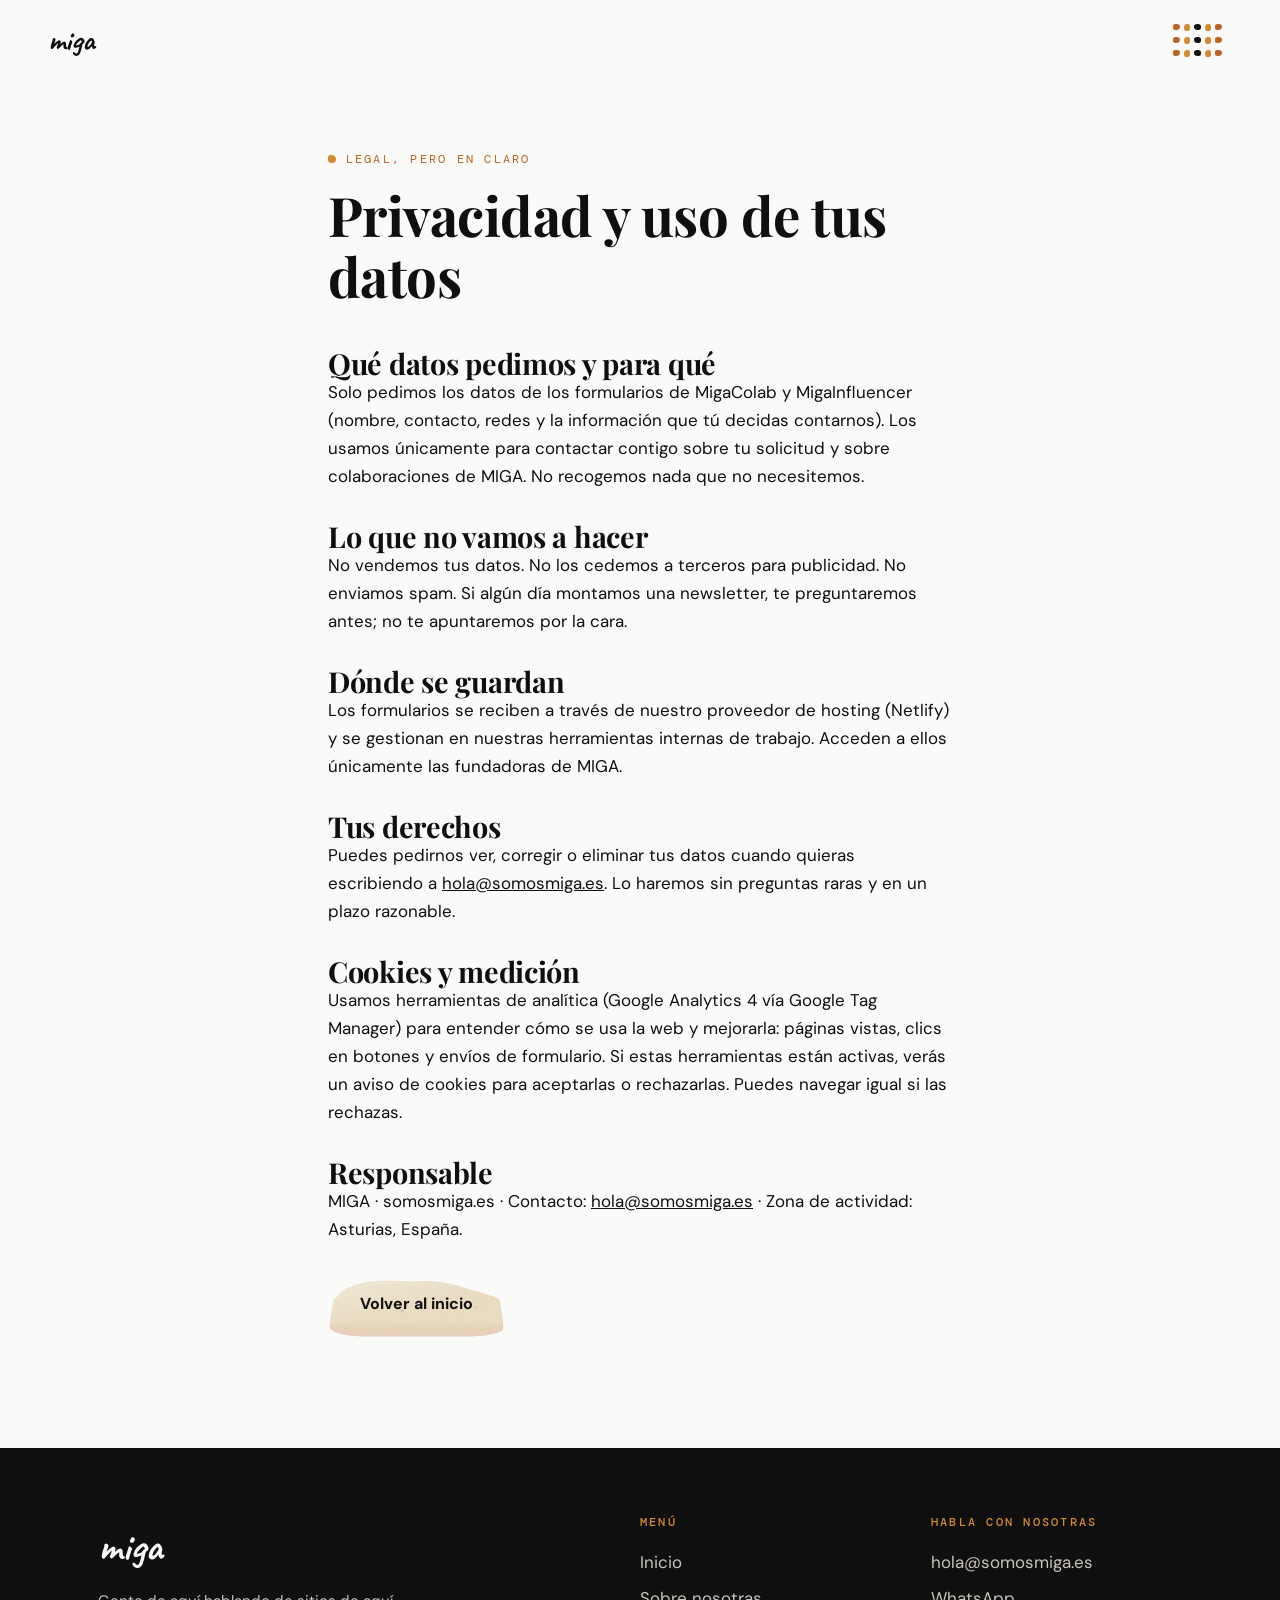
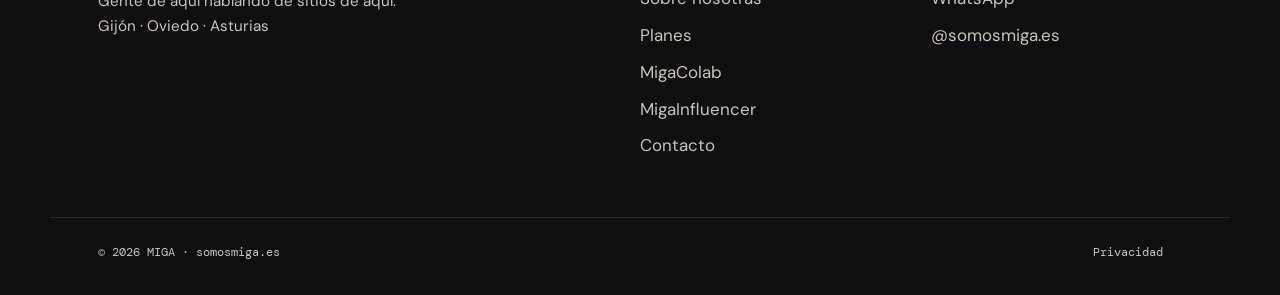
<file: privacidad.html>
<!DOCTYPE html>
<html lang="es">
<head>
<meta charset="UTF-8">
<meta name="viewport" content="width=device-width, initial-scale=1">
<title>Privacidad · MIGA</title>
<meta name="description" content="Política básica de privacidad de MIGA: qué datos pedimos, para qué los usamos y cómo eliminarlos.">
<link rel="canonical" href="https://somosmiga.es/privacidad.html">
<meta property="og:title" content="Privacidad · MIGA">
<meta property="og:url" content="https://somosmiga.es/privacidad.html">
<meta property="og:type" content="website">
<meta property="og:locale" content="es_ES">
<meta property="og:image" content="https://somosmiga.es/assets/og-miga.jpg">
<link rel="icon" type="image/png" href="assets/favicon.png">
<link rel="preconnect" href="https://fonts.googleapis.com">
<link rel="preconnect" href="https://fonts.gstatic.com" crossorigin>
<link href="https://fonts.googleapis.com/css2?family=Playfair+Display:wght@600;700;800&family=DM+Sans:wght@400;500;700&family=DM+Mono:wght@400;500&family=Caveat:wght@600;700&display=swap" rel="stylesheet">
<link rel="stylesheet" href="styles.css">
<!-- TODO: insertar GTM (GTM-XXXXXXX) igual que en index.html -->
</head>
<body data-pagina="privacidad">
<a class="skip-link" href="#contenido">Saltar al contenido</a>

<header class="cabecera">
  <a class="logo-header" href="index.html" aria-label="MIGA, inicio">
    <span class="logo-texto">miga</span>
  </a>
  <button class="btn-migas" aria-expanded="false" aria-label="Abrir menú" aria-controls="menu">
    <span class="linea-migas"><span class="miga-dot"></span><span class="miga-dot"></span><span class="miga-dot"></span><span class="miga-dot"></span><span class="miga-dot"></span></span>
    <span class="linea-migas"><span class="miga-dot"></span><span class="miga-dot"></span><span class="miga-dot"></span><span class="miga-dot"></span><span class="miga-dot"></span></span>
    <span class="linea-migas"><span class="miga-dot"></span><span class="miga-dot"></span><span class="miga-dot"></span><span class="miga-dot"></span><span class="miga-dot"></span></span>
  </button>
</header>

<nav class="menu-overlay" id="menu" aria-label="Menú principal">
  <ul class="menu-lista">
    <li><a href="index.html"><span class="num">01</span>Inicio</a></li>
    <li><a href="sobre-nosotras.html"><span class="num">02</span>Sobre nosotras</a></li>
    <li><a href="planes.html"><span class="num">03</span>Planes</a></li>
    <li><a href="migacolab.html"><span class="num">04</span>MigaColab</a></li>
    <li><a href="migainfluencer.html"><span class="num">05</span>MigaInfluencer</a></li>
    <li><a href="contacto.html"><span class="num">06</span>Contacto</a></li>
  </ul>
  <div class="menu-pie">
    <a href="https://instagram.com/somosmiga.es" target="_blank" rel="noopener" data-evento="click_instagram">@somosmiga.es</a>
    <a href="https://wa.me/34649498594" target="_blank" rel="noopener" data-evento="click_whatsapp">WhatsApp</a>
    <a href="mailto:hola@somosmiga.es" data-evento="click_email">hola@somosmiga.es</a>
  </div>
</nav>

<main id="contenido">
  <section style="padding-top:9rem">
    <div class="wrap" style="max-width:720px">
      <span class="etiqueta">Legal, pero en claro</span>
      <h1 style="font-size:var(--fs-h2)">Privacidad y uso de tus datos</h1>

      <div style="margin-top:2.5rem;display:flex;flex-direction:column;gap:1.8rem">
        <div>
          <h3>Qué datos pedimos y para qué</h3>
          <p>Solo pedimos los datos de los formularios de MigaColab y MigaInfluencer (nombre, contacto, redes y la información que tú decidas contarnos). Los usamos únicamente para contactar contigo sobre tu solicitud y sobre colaboraciones de MIGA. No recogemos nada que no necesitemos.</p>
        </div>
        <div>
          <h3>Lo que no vamos a hacer</h3>
          <p>No vendemos tus datos. No los cedemos a terceros para publicidad. No enviamos spam. Si algún día montamos una newsletter, te preguntaremos antes; no te apuntaremos por la cara.</p>
        </div>
        <div>
          <h3>Dónde se guardan</h3>
          <p>Los formularios se reciben a través de nuestro proveedor de hosting (Netlify) y se gestionan en nuestras herramientas internas de trabajo. Acceden a ellos únicamente las fundadoras de MIGA.</p>
        </div>
        <div>
          <h3>Tus derechos</h3>
          <p>Puedes pedirnos ver, corregir o eliminar tus datos cuando quieras escribiendo a <a href="mailto:hola@somosmiga.es">hola@somosmiga.es</a>. Lo haremos sin preguntas raras y en un plazo razonable.</p>
        </div>
        <div>
          <h3>Cookies y medición</h3>
          <p>Usamos herramientas de analítica (Google Analytics 4 vía Google Tag Manager) para entender cómo se usa la web y mejorarla: páginas vistas, clics en botones y envíos de formulario. Si estas herramientas están activas, verás un aviso de cookies para aceptarlas o rechazarlas. Puedes navegar igual si las rechazas.</p>
          <!-- TODO: confirmar política legal definitiva con asesoría antes del lanzamiento comercial -->
        </div>
        <div>
          <h3>Responsable</h3>
          <p>MIGA · somosmiga.es · Contacto: <a href="mailto:hola@somosmiga.es">hola@somosmiga.es</a> · Zona de actividad: Asturias, España.</p>
        </div>
      </div>

      <div class="grupo-cta">
        <a class="miga-slice-btn miga-slice-btn--secondary" href="index.html">Volver al inicio</a>
      </div>
    </div>
  </section>
</main>

<footer class="pie">
  <div class="pie-rejilla">
    <div>
      <span class="logo-pie">miga</span>
      <p class="lema">Gente de aquí hablando de sitios de aquí.<br>Gijón · Oviedo · Asturias</p>
    </div>
    <div>
      <h4>Menú</h4>
      <ul>
        <li><a href="index.html">Inicio</a></li>
        <li><a href="sobre-nosotras.html">Sobre nosotras</a></li>
        <li><a href="planes.html">Planes</a></li>
        <li><a href="migacolab.html">MigaColab</a></li>
        <li><a href="migainfluencer.html">MigaInfluencer</a></li>
        <li><a href="contacto.html">Contacto</a></li>
      </ul>
    </div>
    <div>
      <h4>Habla con nosotras</h4>
      <ul>
        <li><a href="mailto:hola@somosmiga.es" data-evento="click_email">hola@somosmiga.es</a></li>
        <li><a href="https://wa.me/34649498594" target="_blank" rel="noopener" data-evento="click_whatsapp">WhatsApp</a></li>
        <li><a href="https://instagram.com/somosmiga.es" target="_blank" rel="noopener" data-evento="click_instagram">@somosmiga.es</a></li>
      </ul>
    </div>
  </div>
  <div class="pie-legal">
    <span>© 2026 MIGA · somosmiga.es</span>
    <span><a href="privacidad.html">Privacidad</a></span>
  </div>
</footer>

<script src="script.js"></script>
</body>
</html>
</file>
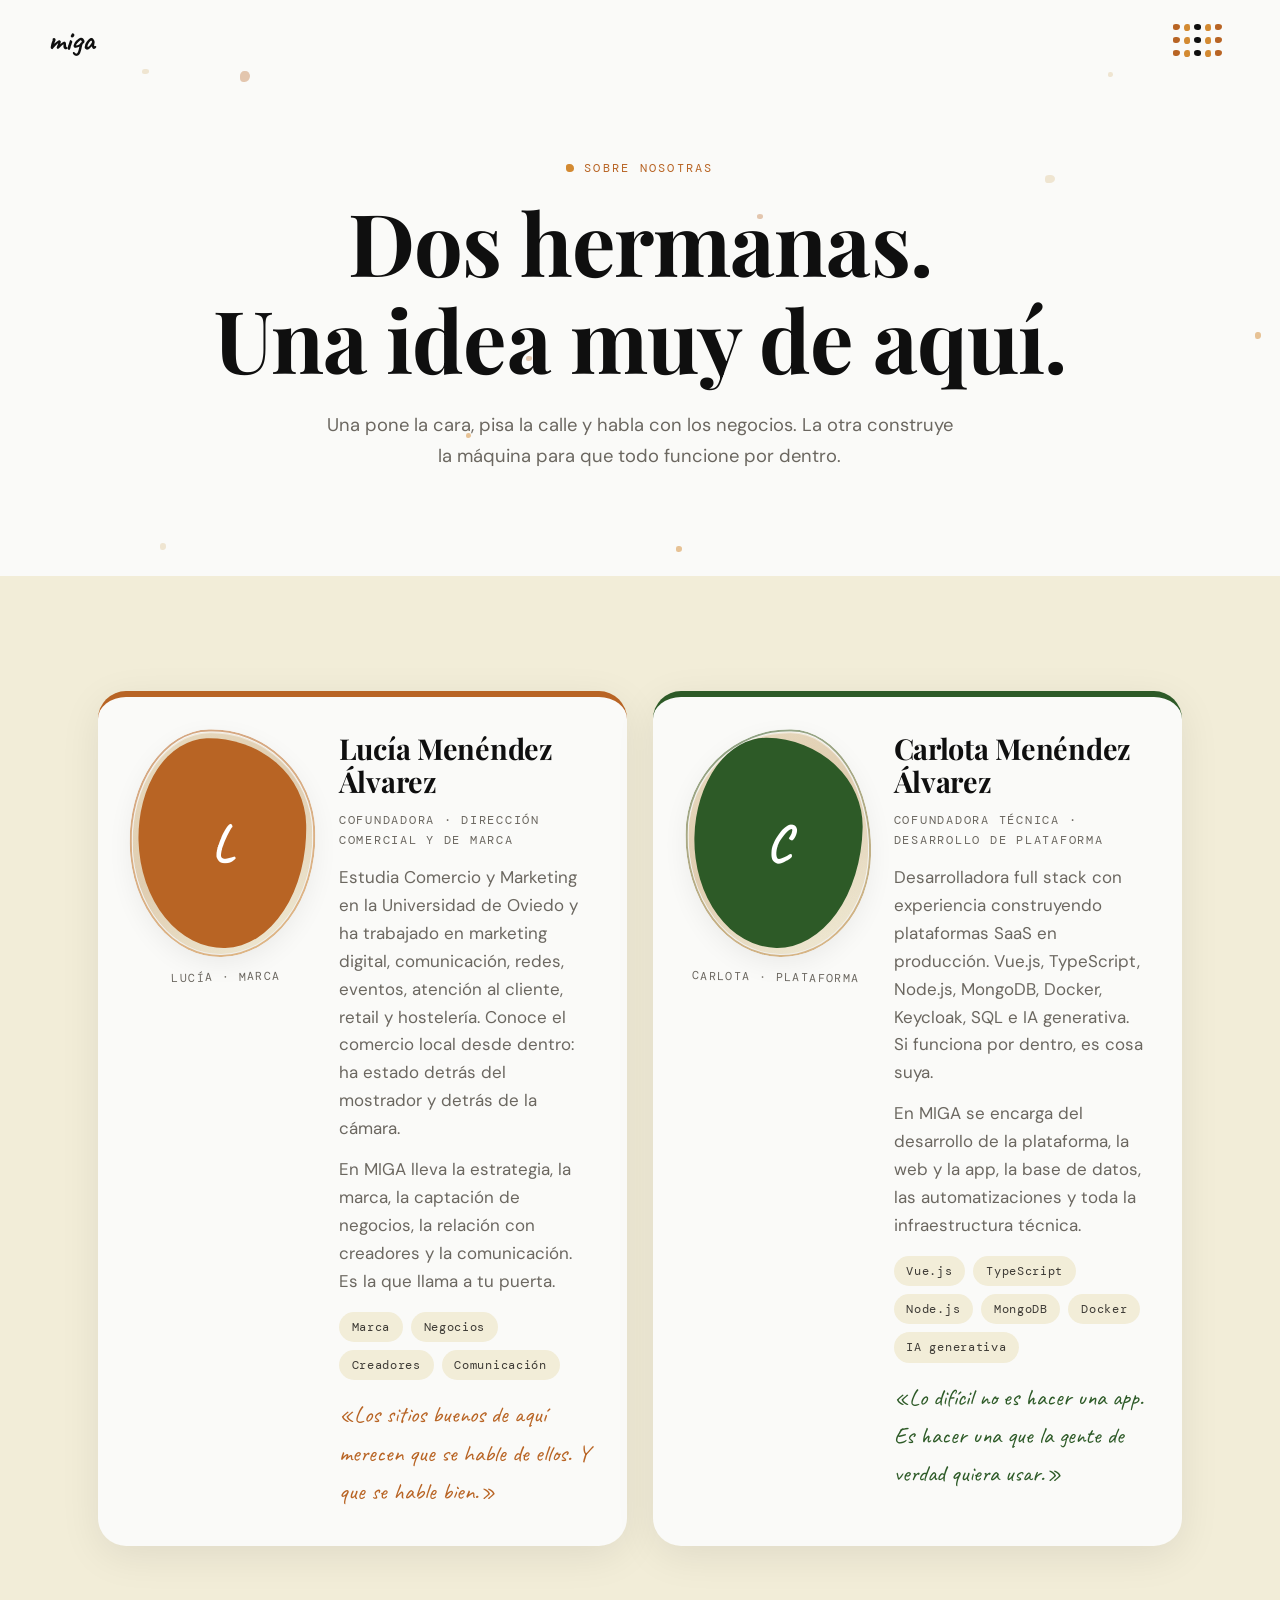
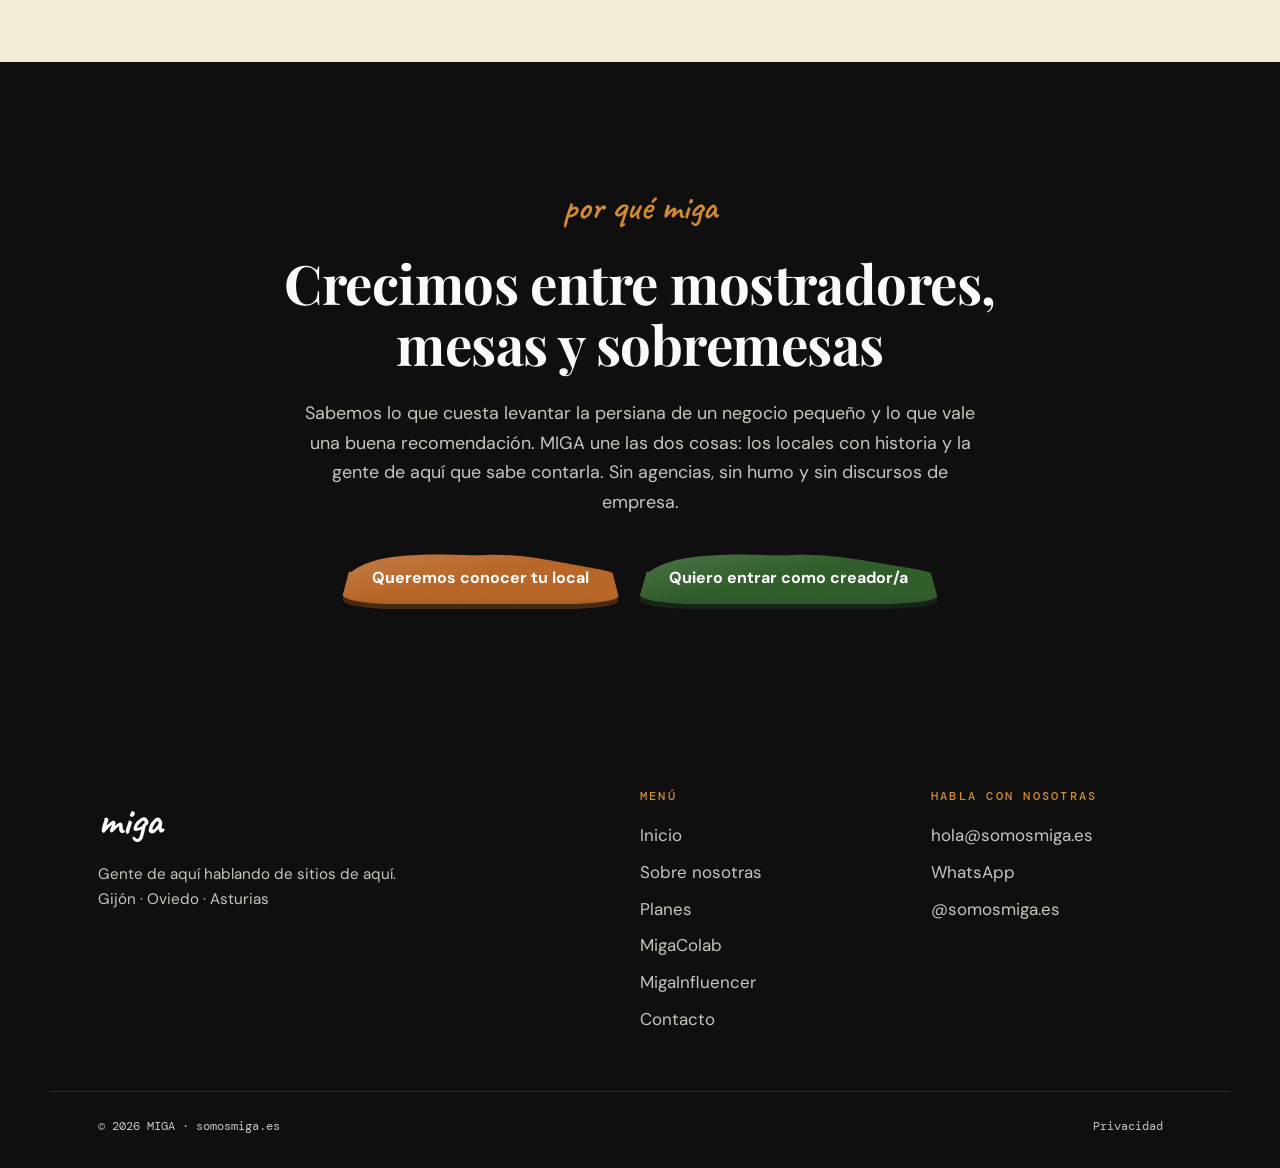
<file: sobre-nosotras.html>
<!DOCTYPE html>
<html lang="es">
<head>
<meta charset="UTF-8">
<meta name="viewport" content="width=device-width, initial-scale=1">
<title>Sobre nosotras · MIGA · Dos hermanas, una idea muy de aquí</title>
<meta name="description" content="MIGA está fundada por Lucía y Carlota Menéndez Álvarez. Una pisa la calle y habla con los negocios; la otra construye la máquina por dentro.">
<link rel="canonical" href="https://somosmiga.es/sobre-nosotras.html">
<meta property="og:title" content="Dos hermanas. Una idea muy de aquí. · MIGA">
<meta property="og:description" content="Lucía y Carlota Menéndez Álvarez, fundadoras de MIGA: boca a boca digital para negocios locales de Asturias.">
<meta property="og:url" content="https://somosmiga.es/sobre-nosotras.html">
<meta property="og:type" content="website">
<meta property="og:locale" content="es_ES">
<meta property="og:image" content="https://somosmiga.es/assets/og-miga.jpg">
<link rel="icon" type="image/png" href="assets/favicon.png">
<link rel="preconnect" href="https://fonts.googleapis.com">
<link rel="preconnect" href="https://fonts.gstatic.com" crossorigin>
<link href="https://fonts.googleapis.com/css2?family=Playfair+Display:wght@600;700;800&family=DM+Sans:wght@400;500;700&family=DM+Mono:wght@400;500&family=Caveat:wght@600;700&display=swap" rel="stylesheet">
<link rel="stylesheet" href="styles.css">
<!-- TODO: insertar GTM (GTM-XXXXXXX) igual que en index.html -->
</head>
<body data-pagina="sobre_nosotras">
<a class="skip-link" href="#contenido">Saltar al contenido</a>

<header class="cabecera">
  <a class="logo-header" href="index.html" aria-label="MIGA, inicio">
    <span class="logo-texto">miga</span>
  </a>
  <button class="btn-migas" aria-expanded="false" aria-label="Abrir menú" aria-controls="menu">
    <span class="linea-migas"><span class="miga-dot"></span><span class="miga-dot"></span><span class="miga-dot"></span><span class="miga-dot"></span><span class="miga-dot"></span></span>
    <span class="linea-migas"><span class="miga-dot"></span><span class="miga-dot"></span><span class="miga-dot"></span><span class="miga-dot"></span><span class="miga-dot"></span></span>
    <span class="linea-migas"><span class="miga-dot"></span><span class="miga-dot"></span><span class="miga-dot"></span><span class="miga-dot"></span><span class="miga-dot"></span></span>
  </button>
</header>

<nav class="menu-overlay" id="menu" aria-label="Menú principal">
  <ul class="menu-lista">
    <li><a href="index.html"><span class="num">01</span>Inicio</a></li>
    <li><a href="sobre-nosotras.html"><span class="num">02</span>Sobre nosotras</a></li>
    <li><a href="planes.html"><span class="num">03</span>Planes</a></li>
    <li><a href="migacolab.html"><span class="num">04</span>MigaColab</a></li>
    <li><a href="migainfluencer.html"><span class="num">05</span>MigaInfluencer</a></li>
    <li><a href="contacto.html"><span class="num">06</span>Contacto</a></li>
  </ul>
  <div class="menu-pie">
    <a href="https://instagram.com/somosmiga.es" target="_blank" rel="noopener" data-evento="click_instagram">@somosmiga.es</a>
    <a href="https://wa.me/34649498594" target="_blank" rel="noopener" data-evento="click_whatsapp">WhatsApp</a>
    <a href="mailto:hola@somosmiga.es" data-evento="click_email">hola@somosmiga.es</a>
  </div>
</nav>

<main id="contenido">

  <section class="hero" style="min-height:64svh" data-migas-flotantes="10">
    <div class="wrap centrado">
      <span class="etiqueta">Sobre nosotras</span>
      <h1>Dos hermanas.<br>Una idea muy de aquí.</h1>
      <p class="sub" style="max-width:640px;margin:1.4rem auto 0;color:var(--gris);font-size:1.15rem">Una pone la cara, pisa la calle y habla con los negocios. La otra construye la máquina para que todo funcione por dentro.</p>
    </div>
  </section>

  <section class="seccion-arena">
    <div class="wrap">
      <div class="rejilla-2">

        <article class="card card-negocio revela">
          <div class="persona miga-photo-frame-row">
            <figure class="miga-photo-frame miga-photo-frame--lucia">
              <div class="miga-photo-frame__border">
                <span class="miga-photo-frame__placeholder" aria-hidden="true">L</span>
              </div>
              <figcaption class="miga-photo-frame__caption">Lucía · Marca</figcaption>
            </figure>
            <div>
              <h3>Lucía Menéndez Álvarez</h3>
              <p class="rol">Cofundadora · Dirección comercial y de marca</p>
              <p>Estudia Comercio y Marketing en la Universidad de Oviedo y ha trabajado en marketing digital, comunicación, redes, eventos, atención al cliente, retail y hostelería. Conoce el comercio local desde dentro: ha estado detrás del mostrador y detrás de la cámara.</p>
              <p style="margin-top:.8rem">En MIGA lleva la estrategia, la marca, la captación de negocios, la relación con creadores y la comunicación. Es la que llama a tu puerta.</p>
              <div class="chips">
                <span class="chip">Marca</span><span class="chip">Negocios</span><span class="chip">Creadores</span><span class="chip">Comunicación</span>
              </div>
              <p class="frase">«Los sitios buenos de aquí merecen que se hable de ellos. Y que se hable bien.»</p>
            </div>
          </div>
        </article>

        <article class="card card-creador revela revela-2">
          <div class="persona miga-photo-frame-row">
            <figure class="miga-photo-frame miga-photo-frame--carlota">
              <div class="miga-photo-frame__border">
                <span class="miga-photo-frame__placeholder" aria-hidden="true">C</span>
              </div>
              <figcaption class="miga-photo-frame__caption">Carlota · Plataforma</figcaption>
            </figure>
            <div>
              <h3>Carlota Menéndez Álvarez</h3>
              <p class="rol">Cofundadora técnica · Desarrollo de plataforma</p>
              <p>Desarrolladora full stack con experiencia construyendo plataformas SaaS en producción. Vue.js, TypeScript, Node.js, MongoDB, Docker, Keycloak, SQL e IA generativa. Si funciona por dentro, es cosa suya.</p>
              <p style="margin-top:.8rem">En MIGA se encarga del desarrollo de la plataforma, la web y la app, la base de datos, las automatizaciones y toda la infraestructura técnica.</p>
              <div class="chips">
                <span class="chip">Vue.js</span><span class="chip">TypeScript</span><span class="chip">Node.js</span><span class="chip">MongoDB</span><span class="chip">Docker</span><span class="chip">IA generativa</span>
              </div>
              <p class="frase" style="color:var(--verde)">«Lo difícil no es hacer una app. Es hacer una que la gente de verdad quiera usar.»</p>
            </div>
          </div>
        </article>

      </div>
    </div>
  </section>

  <section class="seccion-oscura manifiesto">
    <div class="wrap centrado">
      <span class="mano revela">por qué miga</span>
      <h2 class="revela">Crecimos entre mostradores, mesas y sobremesas</h2>
      <p class="revela revela-2">Sabemos lo que cuesta levantar la persiana de un negocio pequeño y lo que vale una buena recomendación. MIGA une las dos cosas: los locales con historia y la gente de aquí que sabe contarla. Sin agencias, sin humo y sin discursos de empresa.</p>
      <div class="grupo-cta centrado revela revela-3">
        <a class="miga-slice-btn miga-slice-btn--primary" href="migacolab.html" data-evento="click_cta_migacolab">Queremos conocer tu local</a>
        <a class="miga-slice-btn miga-slice-btn--creador" href="migainfluencer.html" data-evento="click_cta_migainfluencer">Quiero entrar como creador/a</a>
      </div>
    </div>
  </section>

</main>

<footer class="pie">
  <div class="pie-rejilla">
    <div>
      <span class="logo-pie">miga</span>
      <p class="lema">Gente de aquí hablando de sitios de aquí.<br>Gijón · Oviedo · Asturias</p>
    </div>
    <div>
      <h4>Menú</h4>
      <ul>
        <li><a href="index.html">Inicio</a></li>
        <li><a href="sobre-nosotras.html">Sobre nosotras</a></li>
        <li><a href="planes.html">Planes</a></li>
        <li><a href="migacolab.html">MigaColab</a></li>
        <li><a href="migainfluencer.html">MigaInfluencer</a></li>
        <li><a href="contacto.html">Contacto</a></li>
      </ul>
    </div>
    <div>
      <h4>Habla con nosotras</h4>
      <ul>
        <li><a href="mailto:hola@somosmiga.es" data-evento="click_email">hola@somosmiga.es</a></li>
        <li><a href="https://wa.me/34649498594" target="_blank" rel="noopener" data-evento="click_whatsapp">WhatsApp</a></li>
        <li><a href="https://instagram.com/somosmiga.es" target="_blank" rel="noopener" data-evento="click_instagram">@somosmiga.es</a></li>
      </ul>
    </div>
  </div>
  <div class="pie-legal">
    <span>© 2026 MIGA · somosmiga.es</span>
    <span><a href="privacidad.html">Privacidad</a></span>
  </div>
</footer>

<script src="script.js"></script>
</body>
</html>
</file>
<file: styles.css>
/* ============================================================
   MIGA · somosmiga.es
   Sistema de diseño — migas, pan, barrio, comunidad
   ============================================================ */

@import url("css/miga-tokens.css");
@import url("css/components/miga-system.css");

:root{
  /* Color */
  --negro:#0F0F0F;
  --blanco:#FAFAF8;
  --verde:#2D5A27;
  --verde-osc:#224420;
  --menta:#C8E6C0;
  --arena:#F2EDD8;
  --pan:#E9DCC1;
  --corteza:#B86424;
  --corteza-osc:#94501C;
  --dorado:#D38A32;
  --gris:#6B6760;

  /* Tipografía */
  --f-display:"Playfair Display",Georgia,serif;
  --f-body:"DM Sans",system-ui,-apple-system,sans-serif;
  --f-mono:"DM Mono","SF Mono",monospace;
  --f-mano:"Caveat",cursive;

  /* Escala */
  --fs-hero:clamp(2.6rem,7vw,5.4rem);
  --fs-h2:clamp(2rem,4.5vw,3.4rem);
  --fs-h3:clamp(1.35rem,2.4vw,1.8rem);
  --fs-body:1.06rem;
  --fs-small:.9rem;
  --fs-label:.78rem;

  --radius:18px;
  --radius-lg:28px;
  --maxw:1180px;
  --gutter:clamp(1.2rem,4vw,3rem);
  --shadow:0 10px 40px rgba(15,15,15,.08);
  --shadow-lift:0 18px 50px rgba(15,15,15,.14);
  --ease:cubic-bezier(.22,.9,.3,1);
}

/* ---------- Reset ---------- */
*,*::before,*::after{box-sizing:border-box;margin:0;padding:0}
html{scroll-behavior:smooth}
body{
  font-family:var(--f-body);
  font-size:var(--fs-body);
  line-height:1.65;
  color:var(--negro);
  background:var(--blanco);
  -webkit-font-smoothing:antialiased;
}
img,video{max-width:100%;display:block}
a{color:inherit}
button{font:inherit;cursor:pointer}
::selection{background:var(--menta);color:var(--negro)}

h1,h2,h3{font-family:var(--f-display);line-height:1.12;font-weight:700;letter-spacing:-.01em}
h1{font-size:var(--fs-hero)}
h2{font-size:var(--fs-h2)}
h3{font-size:var(--fs-h3)}
.mano{font-family:var(--f-mano);font-weight:600}
.etiqueta{
  font-family:var(--f-mono);
  font-size:var(--fs-label);
  text-transform:uppercase;
  letter-spacing:.18em;
  color:var(--corteza);
  display:inline-flex;align-items:center;gap:.6rem;
  margin-bottom:1rem;
}
.etiqueta::before{
  content:"";width:8px;height:8px;border-radius:40% 60% 55% 45%;
  background:var(--dorado);display:inline-block;
}
.seccion-oscura .etiqueta{color:var(--dorado)}

/* ---------- Layout ---------- */
.wrap{max-width:var(--maxw);margin:0 auto;padding:0 var(--gutter)}
section{padding:clamp(4rem,9vw,7.5rem) 0}
.seccion-arena{background:var(--arena)}
.seccion-oscura{background:var(--negro);color:var(--blanco)}
.seccion-oscura h1,.seccion-oscura h2,.seccion-oscura h3{color:var(--blanco)}
.seccion-menta{background:var(--menta)}
.centrado{text-align:center}
.intro-seccion{max-width:640px;margin:0 auto 3rem;text-align:center}
.intro-seccion p{color:var(--gris);margin-top:1rem}
.seccion-oscura .intro-seccion p{color:#c9c5bd}

/* ---------- Skip link / focus ---------- */
.skip-link{
  position:absolute;left:-9999px;top:0;background:var(--verde);color:#fff;
  padding:.8rem 1.4rem;z-index:200;border-radius:0 0 12px 0;font-weight:600;
}
.skip-link:focus{left:0}
a:focus-visible,button:focus-visible,input:focus-visible,select:focus-visible,textarea:focus-visible{
  outline:3px solid var(--dorado);outline-offset:3px;border-radius:4px;
}

/* ---------- Header ---------- */
.cabecera{
  position:fixed;top:0;left:0;right:0;z-index:100;
  display:flex;justify-content:space-between;align-items:center;
  padding:.9rem var(--gutter);
  transition:background .3s var(--ease),box-shadow .3s var(--ease);
}
.cabecera.con-fondo{background:rgba(250,250,248,.92);backdrop-filter:blur(10px);box-shadow:0 1px 0 rgba(15,15,15,.07)}
.logo-header{display:flex;align-items:center;gap:.5rem;text-decoration:none}
.logo-header img{height:44px;width:auto;mix-blend-mode:multiply}
.logo-header .logo-texto{font-family:var(--f-mano);font-size:1.9rem;font-weight:700;line-height:1}

/* Hamburguesa de migas */
.btn-migas{
  background:none;border:0;padding:.6rem;display:flex;flex-direction:column;gap:6px;
  border-radius:12px;
}
.linea-migas{display:flex;gap:4px}
.miga-dot{
  width:7px;height:6px;background:var(--corteza);
  border-radius:45% 55% 60% 40%;
  transition:transform .35s var(--ease),background .35s var(--ease);
}
.miga-dot:nth-child(2n){background:var(--dorado);border-radius:60% 40% 45% 55%;width:6px;height:7px}
.miga-dot:nth-child(3n){background:var(--negro);border-radius:50% 50% 40% 60%}
.btn-migas:hover .miga-dot,.btn-migas:focus-visible .miga-dot{animation:tiemblan .5s var(--ease)}
.btn-migas:hover .miga-dot:nth-child(2n){animation-delay:.06s}
.btn-migas:hover .miga-dot:nth-child(3n){animation-delay:.12s}
@keyframes tiemblan{
  0%,100%{transform:translate(0,0) rotate(0)}
  25%{transform:translate(1px,-2px) rotate(12deg)}
  60%{transform:translate(-1px,1px) rotate(-8deg)}
}
.btn-migas[aria-expanded="true"] .linea-migas:nth-child(1){transform:translateY(10px) rotate(30deg)}
.btn-migas[aria-expanded="true"] .linea-migas:nth-child(2){opacity:0}
.btn-migas[aria-expanded="true"] .linea-migas:nth-child(3){transform:translateY(-10px) rotate(-30deg)}
.btn-migas[aria-expanded="true"] .miga-dot{background:var(--arena)}
.btn-migas[aria-expanded="true"] .miga-dot:nth-child(2n){background:var(--dorado)}
.btn-migas[aria-expanded="true"] .miga-dot:nth-child(3n){background:var(--pan)}
.btn-migas[aria-expanded="true"]{position:relative;z-index:101}
.linea-migas{transition:transform .35s var(--ease),opacity .25s}

/* ---------- Menú overlay ---------- */
.menu-overlay{
  position:fixed;inset:0;z-index:99;background:var(--negro);color:var(--blanco);
  display:flex;flex-direction:column;justify-content:center;
  padding:6rem var(--gutter) 3rem;
  opacity:0;visibility:hidden;transform:translateY(-2%);
  transition:opacity .4s var(--ease),transform .4s var(--ease),visibility .4s;
}
.menu-overlay.abierto{opacity:1;visibility:visible;transform:translateY(0)}
.menu-lista{list-style:none;display:flex;flex-direction:column;gap:.4rem;max-width:var(--maxw);margin:0 auto;width:100%}
.menu-lista a{
  font-family:var(--f-display);font-size:clamp(2rem,6vw,3.6rem);font-weight:700;
  text-decoration:none;color:var(--blanco);display:inline-flex;align-items:baseline;gap:1rem;
  transition:color .25s var(--ease),transform .3s var(--ease);
}
.menu-lista a:hover{color:var(--dorado);transform:translateX(10px)}
.menu-lista .num{font-family:var(--f-mono);font-size:.85rem;color:var(--gris)}
.menu-pie{max-width:var(--maxw);margin:3rem auto 0;width:100%;display:flex;flex-wrap:wrap;gap:1.5rem;font-family:var(--f-mono);font-size:var(--fs-small)}
.menu-pie a{color:#c9c5bd;text-decoration:none}
.menu-pie a:hover{color:var(--dorado)}

/* ---------- Botones ---------- */
.btn{
  position:relative;display:inline-flex;align-items:center;gap:.6rem;
  padding:1rem 1.9rem;border-radius:999px;text-decoration:none;
  font-weight:700;font-size:1rem;border:2px solid transparent;
  transition:transform .25s var(--ease),box-shadow .25s var(--ease),background .25s,color .25s;
  overflow:visible;
}
.btn:hover{transform:translateY(-3px);box-shadow:var(--shadow-lift)}
.btn:active{transform:translateY(-1px)}
.btn-creador{background:var(--verde);color:#fff}
.btn-creador:hover{background:var(--verde-osc)}
.btn-negocio{background:var(--corteza);color:#fff}
.btn-negocio:hover{background:var(--corteza-osc)}
.btn-borde{background:transparent;border-color:var(--negro);color:var(--negro)}
.btn-borde:hover{background:var(--negro);color:var(--blanco)}
.seccion-oscura .btn-borde{border-color:var(--blanco);color:var(--blanco)}
.seccion-oscura .btn-borde:hover{background:var(--blanco);color:var(--negro)}
.btn-fantasma{background:transparent;color:var(--negro);border-color:rgba(15,15,15,.25)}
.btn-fantasma:hover{border-color:var(--negro)}
.grupo-cta{display:flex;flex-wrap:wrap;gap:1rem;margin-top:2.2rem}
.grupo-cta.centrado{justify-content:center}
/* migas que saltan del botón */
.miga-salta{
  position:absolute;width:6px;height:5px;border-radius:50% 40% 60% 45%;
  background:var(--dorado);pointer-events:none;opacity:0;
}

/* ---------- Hero ---------- */
.hero{
  min-height:100svh;display:flex;flex-direction:column;justify-content:center;
  padding:7rem 0 4rem;position:relative;overflow:hidden;
}
.lienzo-migas{position:absolute;inset:0;pointer-events:none}
.hero-textos{text-align:center;max-width:800px;margin:0 auto}
.hero-textos .sub{font-size:clamp(1.05rem,2vw,1.3rem);color:var(--gris);margin-top:1.2rem}
.hero-scroll{
  position:absolute;bottom:1.5rem;left:50%;transform:translateX(-50%);
  font-family:var(--f-mono);font-size:var(--fs-label);letter-spacing:.2em;text-transform:uppercase;
  color:var(--gris);text-decoration:none;
}

/* Hero inicio: texto + visual integrado, sin card */
.hero-home{
  min-height:100svh;padding:6.5rem 0 3.5rem;
}
.hero-home .hero-grid{
  display:grid;grid-template-columns:minmax(0,55fr) minmax(0,45fr);
  align-items:center;gap:clamp(1.5rem,4vw,3.5rem);width:100%;
}
.hero-home .hero-textos{
  text-align:left;max-width:none;margin:0;
  animation:heroEntrada .7s var(--ease) both;
}
.hero-home .hero-textos .sub{max-width:34rem;margin-left:0;margin-right:0}
.hero-home .grupo-cta{justify-content:flex-start;margin-top:1.8rem}
.hero-home .hero-visual{
  position:relative;display:flex;align-items:center;justify-content:center;
  min-height:clamp(260px,44vw,480px);
}
.hero-home .hero-logo{
  position:relative;z-index:1;display:block;width:100%;max-width:min(100%,620px);height:auto;
  mix-blend-mode:multiply;
  -webkit-mask-image:radial-gradient(ellipse 90% 84% at 50% 48%,#000 38%,transparent 80%);
  mask-image:radial-gradient(ellipse 90% 84% at 50% 48%,#000 38%,transparent 80%);
  filter:brightness(1.04) saturate(1.04);
  opacity:0;transform:scale(.96);
  transition:opacity .65s var(--ease),transform .65s var(--ease);
}
.hero-home.hero-anim-done .hero-logo,
.hero-home.hero-anim-static .hero-logo{
  opacity:1;transform:scale(1);
}
.hero-home .hero-crumb-stage{
  position:absolute;inset:8% 4%;pointer-events:none;z-index:2;
}
.hero-home .hero-crumb{
  position:absolute;border-radius:48% 52% 60% 40%;pointer-events:none;
  background:var(--pan);opacity:0;
}
.hero-home .hero-crumb.tostada{background:var(--dorado)}
.hero-home .hero-crumb.oscura{background:var(--corteza);opacity:.85}
.hero-home.hero-anim-playing .hero-crumb{
  left:50%;top:50%;
  animation:heroCrumbJunta 1.45s var(--ease) forwards;
}
.hero-home .hero-anim-skip{
  position:absolute;top:.25rem;right:.25rem;z-index:3;
  font-family:var(--f-mono);font-size:.68rem;letter-spacing:.12em;text-transform:uppercase;
  color:var(--gris);background:rgba(250,250,248,.88);border:1px solid rgba(15,15,15,.1);
  border-radius:999px;padding:.35rem .75rem;cursor:pointer;
  transition:color .2s,border-color .2s,background .2s;
}
.hero-home .hero-anim-skip:not([hidden]){display:block}
.hero-home .hero-anim-skip:hover{color:var(--negro);border-color:rgba(15,15,15,.22)}
@keyframes heroEntrada{
  from{opacity:0;transform:translateY(18px)}
  to{opacity:1;transform:translateY(0)}
}
@keyframes heroCrumbJunta{
  0%{
    opacity:.95;
    transform:translate(calc(-50% + var(--ox)),calc(-50% + var(--oy))) rotate(var(--rot)) scale(1);
  }
  70%{
    opacity:.6;
    transform:translate(-50%,-50%) rotate(0deg) scale(.4);
  }
  100%{
    opacity:0;
    transform:translate(-50%,-50%) rotate(0) scale(0);
  }
}
/* migas flotantes ambientales */
.miga-flotante{
  position:absolute;border-radius:48% 52% 60% 40%;pointer-events:none;
  background:var(--pan);opacity:.7;
  animation:flota 9s ease-in-out infinite;
}
.miga-flotante.tostada{background:var(--dorado);opacity:.5}
.miga-flotante.oscura{background:var(--corteza);opacity:.35}
@keyframes flota{
  0%,100%{transform:translate(0,0) rotate(0)}
  33%{transform:translate(8px,-14px) rotate(20deg)}
  66%{transform:translate(-6px,-6px) rotate(-14deg)}
}

/* ---------- Cinta marquee ---------- */
.cinta{
  background:var(--negro);color:var(--arena);overflow:hidden;padding:1rem 0;
  font-family:var(--f-mono);font-size:.92rem;letter-spacing:.12em;text-transform:uppercase;
  white-space:nowrap;
}
.cinta-pista{display:inline-block;animation:desliza 30s linear infinite}
.cinta span{margin:0 1.6rem}
.cinta .sep{color:var(--dorado)}
@keyframes desliza{from{transform:translateX(0)}to{transform:translateX(-50%)}}

/* ---------- Cards ---------- */
.rejilla-2{display:grid;grid-template-columns:repeat(auto-fit,minmax(300px,1fr));gap:1.6rem}
.rejilla-3{display:grid;grid-template-columns:repeat(auto-fit,minmax(260px,1fr));gap:1.6rem}
.card{
  background:var(--blanco);border-radius:var(--radius-lg);padding:2.2rem;
  box-shadow:var(--shadow);
  transition:transform .35s var(--ease),box-shadow .35s var(--ease);
  position:relative;
}
.card:hover{transform:translateY(-6px);box-shadow:var(--shadow-lift)}
.card h3{margin-bottom:.8rem}
.card p{color:var(--gris)}
.card .mano{font-size:1.5rem;color:var(--corteza);display:block;margin-bottom:.4rem}
.seccion-oscura .card{background:#1a1a18;box-shadow:none;border:1px solid rgba(250,250,248,.09)}
.seccion-oscura .card p{color:#c9c5bd}
.card-creador{border-top:6px solid var(--verde)}
.card-negocio{border-top:6px solid var(--corteza)}

/* ---------- Pasos ---------- */
.pasos{counter-reset:paso;display:grid;grid-template-columns:repeat(auto-fit,minmax(190px,1fr));gap:1.4rem;margin-top:2.5rem}
.paso{
  counter-increment:paso;background:var(--blanco);border-radius:var(--radius);
  padding:1.6rem 1.4rem;box-shadow:var(--shadow);position:relative;
}
.paso::before{
  content:"0" counter(paso);font-family:var(--f-mono);font-size:.8rem;
  color:var(--dorado);letter-spacing:.15em;display:block;margin-bottom:.7rem;
}
.paso strong{display:block;font-family:var(--f-display);font-size:1.12rem;margin-bottom:.35rem}
.paso p{font-size:var(--fs-small);color:var(--gris)}
.pasos-verdes .paso::before{color:var(--verde)}

/* ---------- Planes ---------- */
.rejilla-planes{display:grid;grid-template-columns:repeat(auto-fit,minmax(238px,1fr));gap:1.4rem;align-items:stretch}
.plan{
  background:var(--blanco);border-radius:var(--radius-lg);padding:2.4rem 2rem;
  display:flex;flex-direction:column;box-shadow:var(--shadow);
  border:2px solid transparent;
  transition:transform .35s var(--ease),box-shadow .35s var(--ease),border-color .35s;
}
.plan:hover{transform:translateY(-6px);box-shadow:var(--shadow-lift)}
.plan.destacado{border-color:var(--corteza);position:relative}
.plan.destacado::after{
  content:"La forma más fácil de empezar";
  position:absolute;top:-14px;left:50%;transform:translateX(-50%);
  background:var(--corteza);color:#fff;font-family:var(--f-mono);
  font-size:.68rem;letter-spacing:.12em;text-transform:uppercase;
  padding:.35rem .9rem;border-radius:999px;white-space:nowrap;
}
.plan h3{font-size:1.4rem}
.plan .precio{font-family:var(--f-display);font-size:2.6rem;font-weight:700;margin:.8rem 0 .2rem}
.plan .precio small{font-size:1rem;font-family:var(--f-body);font-weight:400;color:var(--gris)}
.plan .para{font-family:var(--f-mono);font-size:var(--fs-label);text-transform:uppercase;letter-spacing:.14em;color:var(--gris);margin-bottom:1.2rem}
.plan ul{list-style:none;margin:1.2rem 0 1.8rem;flex:1}
.plan li{padding:.45rem 0 .45rem 1.6rem;position:relative;font-size:.98rem;color:#3d3a35;border-bottom:1px dashed rgba(15,15,15,.1)}
.plan li::before{
  content:"";position:absolute;left:0;top:.95rem;width:9px;height:8px;
  background:var(--dorado);border-radius:45% 55% 60% 40%;
}
.plan .btn,.plan .miga-slice-btn{justify-content:center}

/* ---------- Formularios ---------- */
.form-tarjeta{
  background:var(--blanco);border-radius:var(--radius-lg);
  padding:clamp(1.8rem,4vw,3rem);box-shadow:var(--shadow);
  max-width:760px;margin:0 auto;
}
.campo{margin-bottom:1.5rem}
.campo label{display:block;font-weight:600;margin-bottom:.45rem}
.campo .ayuda{font-size:var(--fs-small);color:var(--gris);margin-top:.35rem}
.campo input,.campo select,.campo textarea{
  width:100%;padding:.9rem 1.1rem;border:2px solid var(--pan);border-radius:14px;
  background:var(--blanco);font:inherit;color:var(--negro);
  transition:border-color .25s var(--ease);
}
.campo input:focus,.campo select:focus,.campo textarea:focus{border-color:var(--dorado);outline:none}
.campo textarea{min-height:120px;resize:vertical}
.campo.error input,.campo.error select,.campo.error textarea{border-color:#B0301E}
.mensaje-error{display:none;color:#B0301E;font-size:var(--fs-small);margin-top:.35rem;font-weight:600}
.campo.error .mensaje-error{display:block}
.fila-2{display:grid;grid-template-columns:1fr 1fr;gap:1.2rem}
fieldset{border:0;margin-bottom:1.5rem}
fieldset legend{font-weight:600;margin-bottom:.7rem}
.opciones{display:flex;flex-direction:column;gap:.5rem}
.opciones.horizontal{flex-direction:row;flex-wrap:wrap}
.opcion{
  display:flex;align-items:flex-start;gap:.7rem;padding:.7rem 1rem;
  border:2px solid var(--pan);border-radius:12px;cursor:pointer;
  transition:border-color .2s,background .2s;font-size:.98rem;
}
.opcion:hover{border-color:var(--dorado)}
.opcion input{margin-top:.25rem;accent-color:var(--verde);width:18px;height:18px;flex-shrink:0}
.opcion input:checked~span{font-weight:600}
.consentimiento{display:flex;gap:.8rem;align-items:flex-start;background:var(--arena);padding:1.1rem 1.3rem;border-radius:14px;margin:1.8rem 0;font-size:.95rem}
.consentimiento input{margin-top:.3rem;accent-color:var(--verde);width:20px;height:20px;flex-shrink:0}
.oculto-visual{position:absolute;left:-9999px}

/* ---------- Personas (sobre nosotras) ---------- */
.persona{display:grid;grid-template-columns:auto 1fr;gap:1.6rem;align-items:start}
.persona-avatar{
  width:86px;height:86px;border-radius:46% 54% 58% 42%;
  display:flex;align-items:center;justify-content:center;
  font-family:var(--f-mano);font-size:2.2rem;font-weight:700;color:#fff;flex-shrink:0;
}
.avatar-lucia{background:var(--corteza)}
.avatar-carlota{background:var(--verde)}
.persona .rol{font-family:var(--f-mono);font-size:var(--fs-label);text-transform:uppercase;letter-spacing:.14em;color:var(--gris);margin:.2rem 0 .8rem}
.persona .frase{font-family:var(--f-mano);font-size:1.45rem;color:var(--corteza);margin-top:1rem}
.chips{display:flex;flex-wrap:wrap;gap:.5rem;margin-top:1rem}
.chip{font-family:var(--f-mono);font-size:.72rem;letter-spacing:.06em;padding:.35rem .8rem;border-radius:999px;background:var(--arena);color:#3d3a35}

/* ---------- Contacto ---------- */
.contacto-lineas{display:flex;flex-direction:column;gap:1rem;margin:2rem 0}
.linea-contacto{
  display:flex;align-items:center;gap:1rem;padding:1.2rem 1.5rem;
  background:var(--blanco);border-radius:var(--radius);box-shadow:var(--shadow);
  text-decoration:none;font-weight:600;
  transition:transform .3s var(--ease),box-shadow .3s var(--ease);
}
.linea-contacto:hover{transform:translateX(8px);box-shadow:var(--shadow-lift)}
.linea-contacto .icono{
  width:44px;height:44px;border-radius:45% 55% 50% 50%;flex-shrink:0;
  display:flex;align-items:center;justify-content:center;color:#fff;font-size:1.2rem;
}
.icono-wa{background:var(--verde)}
.icono-mail{background:var(--corteza)}
.icono-ig{background:var(--dorado)}
.linea-contacto small{display:block;font-weight:400;color:var(--gris);font-family:var(--f-mono);font-size:.78rem}

/* ---------- Gracias ---------- */
.pagina-gracias{min-height:100svh;display:flex;align-items:center;text-align:center}
.pagina-gracias .mano{font-size:clamp(1.4rem,3vw,1.9rem);color:var(--corteza)}

/* ---------- Footer ---------- */
.pie{background:var(--negro);color:#c9c5bd;padding:4rem 0 2rem}
.pie-rejilla{display:grid;grid-template-columns:2fr 1fr 1fr;gap:2.5rem;max-width:var(--maxw);margin:0 auto;padding:0 var(--gutter)}
.pie .logo-pie{font-family:var(--f-mano);font-size:2.6rem;color:var(--blanco);font-weight:700}
.pie .lema{margin-top:.5rem;font-size:.95rem}
.pie h4{font-family:var(--f-mono);font-size:var(--fs-label);text-transform:uppercase;letter-spacing:.18em;color:var(--dorado);margin-bottom:1rem;font-weight:500}
.pie ul{list-style:none}
.pie li{margin-bottom:.55rem}
.pie a{color:#c9c5bd;text-decoration:none;transition:color .2s}
.pie a:hover{color:var(--dorado)}
.pie-legal{
  max-width:var(--maxw);margin:3rem auto 0;padding:1.5rem var(--gutter) 0;
  border-top:1px solid rgba(250,250,248,.12);
  display:flex;flex-wrap:wrap;justify-content:space-between;gap:1rem;
  font-family:var(--f-mono);font-size:.78rem;
}
.pie-legal a{margin-right:1.2rem}

/* ---------- Scroll reveal ---------- */
.revela{opacity:0;transform:translateY(30px);transition:opacity .7s var(--ease),transform .7s var(--ease)}
.revela.visto{opacity:1;transform:translateY(0)}
.revela-2{transition-delay:.12s}
.revela-3{transition-delay:.24s}
.revela-4{transition-delay:.36s}

/* ---------- Bloque manifiesto ---------- */
.manifiesto{position:relative;overflow:hidden}
.manifiesto h2{max-width:820px;margin:0 auto 1.5rem}
.manifiesto p{max-width:680px;margin:0 auto;color:#c9c5bd;font-size:1.12rem}
.manifiesto .mano{color:var(--dorado);font-size:clamp(1.6rem,3.5vw,2.3rem);display:block;margin-bottom:1rem}

/* ---------- Claims honestos ---------- */
.claims{display:flex;flex-wrap:wrap;justify-content:center;gap:.8rem;margin-top:2rem}
.claim{
  font-family:var(--f-mono);font-size:.8rem;letter-spacing:.06em;
  padding:.55rem 1.1rem;border-radius:999px;border:1.5px solid rgba(15,15,15,.2);
}
.seccion-oscura .claim{border-color:rgba(250,250,248,.25)}

/* ---------- Tabla comparativa simple ---------- */
.nota-honesta{
  max-width:640px;margin:2.5rem auto 0;text-align:center;
  font-size:.95rem;color:var(--gris);
  padding:1.2rem 1.6rem;background:var(--arena);border-radius:var(--radius);
}
.seccion-arena .nota-honesta{background:var(--blanco)}

/* ---------- Responsive ---------- */
@media (max-width:760px){
  .fila-2{grid-template-columns:1fr}
  .persona{grid-template-columns:1fr}
  .pie-rejilla{grid-template-columns:1fr}
  .grupo-cta .btn,.grupo-cta .miga-slice-btn{width:100%;justify-content:center}
  .hero{padding-top:5.5rem}
  .hero-home{
    min-height:calc(100svh - 3.25rem);padding:5.25rem 0 1.75rem;
    justify-content:flex-start;
  }
  .hero-home .hero-grid{
    grid-template-columns:minmax(0,1fr);
    grid-template-areas:"textos" "visual";
    gap:1.25rem;
  }
  .hero-home h1{font-size:clamp(2.15rem,8.5vw,2.55rem);line-height:1.08}
  .hero-home .hero-textos .sub{font-size:1rem;margin-top:.9rem}
  .hero-home .hero-textos .sub{max-width:none;margin-left:auto;margin-right:auto}
  .hero-home .grupo-cta{justify-content:center;margin-top:1.4rem}
  .hero-home .grupo-cta .miga-slice-btn{width:100%;max-width:22rem}
  .hero-home .hero-visual{
    grid-area:visual;min-height:0;max-height:clamp(160px,34vw,230px);
    margin-top:.25rem;
  }
  .hero-home .hero-logo{max-width:min(92vw,360px);margin:0 auto}
  .hero-home .hero-scroll{bottom:.85rem}
  .cinta{font-size:.78rem}
}

/* ---------- Reduced motion ---------- */
@media (prefers-reduced-motion:reduce){
  *,*::before,*::after{animation-duration:.01ms!important;animation-iteration-count:1!important;transition-duration:.01ms!important}
  html{scroll-behavior:auto}
  .revela{opacity:1;transform:none}
  .hero-home .hero-textos{animation:none}
  .hero-home .hero-logo{opacity:1;transform:none}
  .cinta-pista{animation:none}
}
</file>
